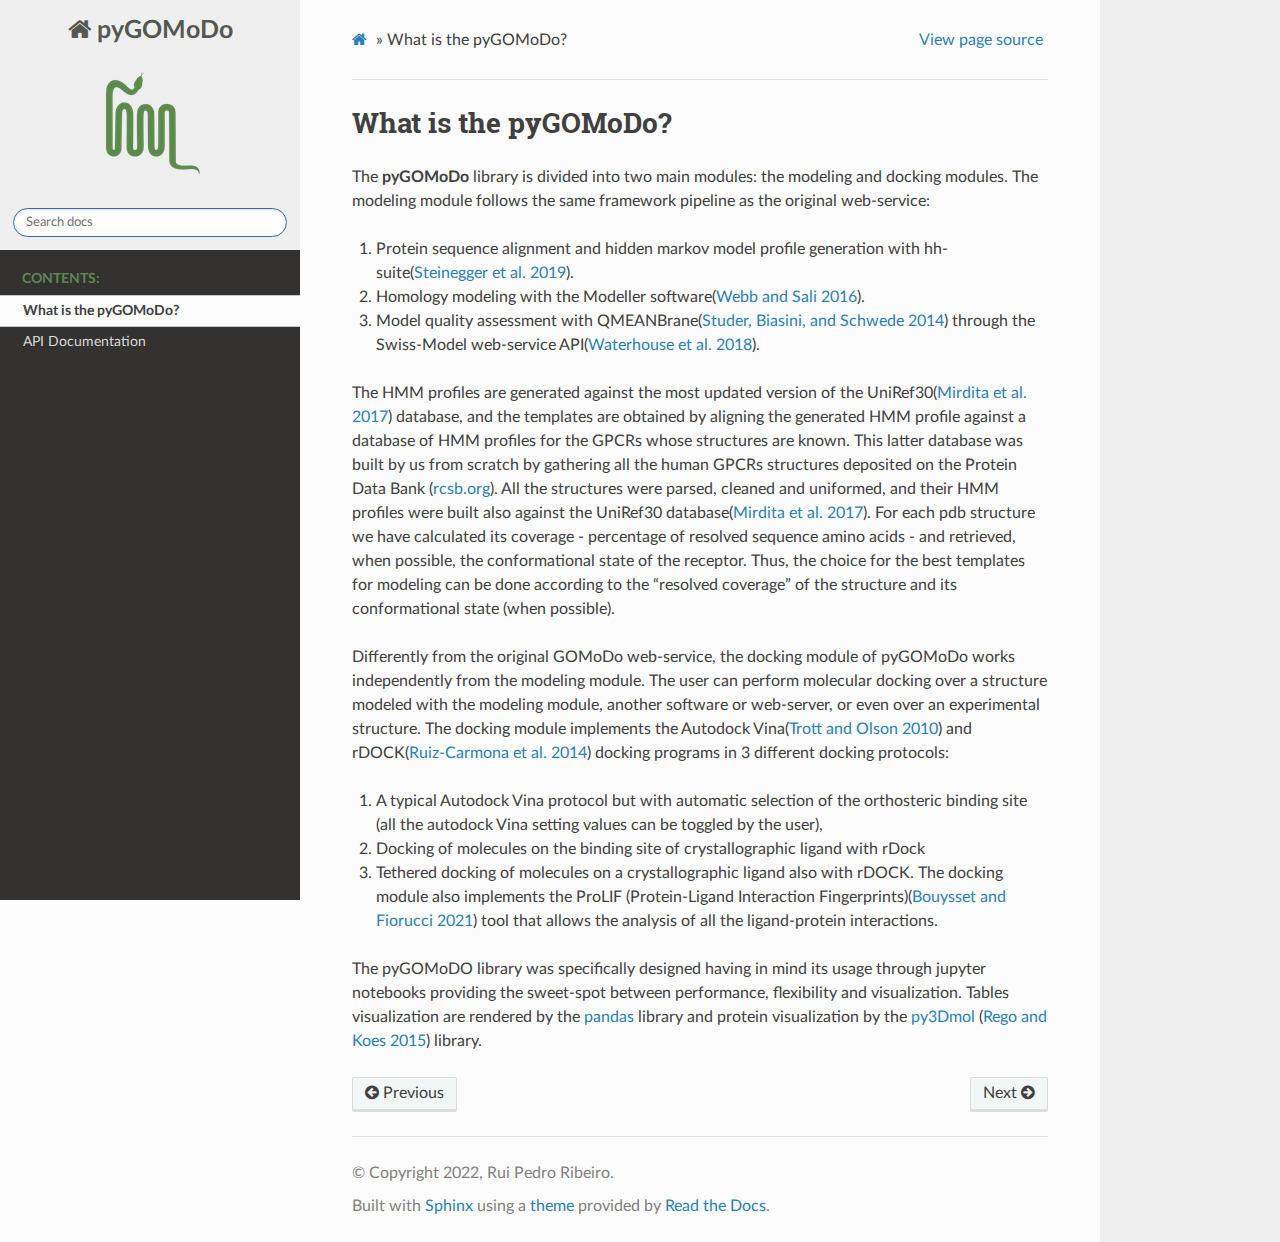
<file: docs/_build/html/about.html>
<!DOCTYPE html>
<html class="writer-html5" lang="en" >
<head>
  <meta charset="utf-8" /><meta name="generator" content="Docutils 0.17.1: http://docutils.sourceforge.net/" />

  <meta name="viewport" content="width=device-width, initial-scale=1.0" />
  <title>What is the pyGOMoDo? &mdash; pyGOMoDo v1 documentation</title>
      <link rel="stylesheet" href="_static/pygments.css" type="text/css" />
      <link rel="stylesheet" href="_static/css/theme.css" type="text/css" />
      <link rel="stylesheet" href="_static/sidebar.css" type="text/css" />
    <link rel="shortcut icon" href="_static/favicon.png"/>
  <!--[if lt IE 9]>
    <script src="_static/js/html5shiv.min.js"></script>
  <![endif]-->
  
        <script data-url_root="./" id="documentation_options" src="_static/documentation_options.js"></script>
        <script src="_static/jquery.js"></script>
        <script src="_static/underscore.js"></script>
        <script src="_static/doctools.js"></script>
    <script src="_static/js/theme.js"></script>
    <link rel="author" title="About these documents" href="#" />
    <link rel="index" title="Index" href="genindex.html" />
    <link rel="search" title="Search" href="search.html" />
    <link rel="next" title="API Documentation" href="apidocs.html" />
    <link rel="prev" title="Welcome to pyGOMoDo’s documentation!" href="index.html" /> 
</head>

<body class="wy-body-for-nav"> 
  <div class="wy-grid-for-nav">
    <nav data-toggle="wy-nav-shift" class="wy-nav-side">
      <div class="wy-side-scroll">
        <div class="wy-side-nav-search" >
            <a href="index.html" class="icon icon-home"> pyGOMoDo
            <img src="_static/pygomodo_snake.png" class="logo" alt="Logo"/>
          </a>
<div role="search">
  <form id="rtd-search-form" class="wy-form" action="search.html" method="get">
    <input type="text" name="q" placeholder="Search docs" />
    <input type="hidden" name="check_keywords" value="yes" />
    <input type="hidden" name="area" value="default" />
  </form>
</div>
        </div><div class="wy-menu wy-menu-vertical" data-spy="affix" role="navigation" aria-label="Navigation menu">
              <p class="caption" role="heading"><span class="caption-text">Contents:</span></p>
<ul class="current">
<li class="toctree-l1 current"><a class="current reference internal" href="#">What is the pyGOMoDo?</a></li>
<li class="toctree-l1"><a class="reference internal" href="apidocs.html">API Documentation</a></li>
</ul>

        </div>
      </div>
    </nav>

    <section data-toggle="wy-nav-shift" class="wy-nav-content-wrap"><nav class="wy-nav-top" aria-label="Mobile navigation menu" >
          <i data-toggle="wy-nav-top" class="fa fa-bars"></i>
          <a href="index.html">pyGOMoDo</a>
      </nav>

      <div class="wy-nav-content">
        <div class="rst-content">
          <div role="navigation" aria-label="Page navigation">
  <ul class="wy-breadcrumbs">
      <li><a href="index.html" class="icon icon-home"></a> &raquo;</li>
      <li>What is the pyGOMoDo?</li>
      <li class="wy-breadcrumbs-aside">
            <a href="_sources/about.rst.txt" rel="nofollow"> View page source</a>
      </li>
  </ul>
  <hr/>
</div>
          <div role="main" class="document" itemscope="itemscope" itemtype="http://schema.org/Article">
           <div itemprop="articleBody">
             
  <section id="what-is-the-pygomodo">
<h1>What is the pyGOMoDo?<a class="headerlink" href="#what-is-the-pygomodo" title="Permalink to this headline"></a></h1>
<p>The <strong>pyGOMoDo</strong> library is divided into two main modules: the modeling and docking modules.
The modeling module follows the same framework pipeline as the original web-service:</p>
<ol class="arabic simple">
<li><p>Protein sequence alignment and hidden markov model profile generation with hh-suite(<a class="reference external" href="https://doi.org/10.1186/s12859-019-3019-7">Steinegger et al. 2019</a>).</p></li>
<li><p>Homology modeling with the Modeller software(<a class="reference external" href="https://doi.org/10.1002/cpbi.3">Webb and Sali 2016</a>).</p></li>
<li><p>Model quality assessment with QMEANBrane(<a class="reference external" href="https://doi.org/10.1093/bioinformatics/btu457">Studer, Biasini, and Schwede 2014</a>) through the Swiss-Model web-service API(<a class="reference external" href="https://doi.org/10.1093/nar/gky427">Waterhouse et al. 2018</a>).</p></li>
</ol>
<p>The HMM profiles are generated against the most updated version of the UniRef30(<a class="reference external" href="https://doi.org/10.1093/nar/gkw1081">Mirdita et al. 2017</a>)
database, and the templates are obtained by aligning the generated HMM profile against a database of HMM profiles
for the GPCRs whose structures are known. This latter database was built by us from scratch by gathering all the human GPCRs
structures deposited on the Protein Data Bank (<a class="reference external" href="https://www.rcsb.org/">rcsb.org</a>). All the structures were parsed, cleaned and
uniformed, and their HMM profiles were built also against the UniRef30 database(<a class="reference external" href="https://doi.org/10.1093/nar/gkw1081">Mirdita et al. 2017</a>). For each pdb structure
we have calculated its coverage - percentage of resolved sequence amino acids - and retrieved, when possible, the conformational
state of the receptor. Thus, the choice for the best templates for modeling can be done according to the “resolved coverage” of
the structure and its conformational state (when possible).</p>
<p>Differently from the original GOMoDo web-service, the docking module of pyGOMoDo works independently from the modeling module.
The user can perform molecular docking over a structure modeled with the modeling module, another software or web-server, or even
over an experimental structure.
The docking module implements the Autodock Vina(<a class="reference external" href="https://doi.org/10.1002/jcc.21334">Trott and Olson 2010</a>) and rDOCK(<a class="reference external" href="https://doi.org/10.1371/journal.pcbi.1003571">Ruiz-Carmona et al. 2014</a>) docking programs in 3
different docking protocols:</p>
<ol class="arabic simple">
<li><p>A typical Autodock Vina protocol but with automatic selection of the orthosteric binding site (all the autodock Vina setting values can be toggled by the user),</p></li>
<li><p>Docking of molecules on the binding site of crystallographic ligand with rDock</p></li>
<li><p>Tethered docking of molecules on a crystallographic ligand also with rDOCK. The docking module also implements the ProLIF (Protein-Ligand Interaction Fingerprints)(<a class="reference external" href="https://doi.org/10.1186/s13321-021-00548-6">Bouysset and Fiorucci 2021</a>) tool that allows the analysis of all the ligand-protein interactions.</p></li>
</ol>
<p>The pyGOMoDO library was specifically designed having in mind its usage through jupyter notebooks providing the sweet-spot between
performance, flexibility and visualization. Tables visualization are rendered by the <a class="reference external" href="https://pandas.pydata.org/">pandas</a> library and protein
visualization by the <a class="reference external" href="https://pypi.org/project/py3Dmol/">py3Dmol</a> (<a class="reference external" href="https://doi.org/10.1093/bioinformatics/btu829">Rego and Koes 2015</a>) library.</p>
</section>


           </div>
          </div>
          <footer><div class="rst-footer-buttons" role="navigation" aria-label="Footer">
        <a href="index.html" class="btn btn-neutral float-left" title="Welcome to pyGOMoDo’s documentation!" accesskey="p" rel="prev"><span class="fa fa-arrow-circle-left" aria-hidden="true"></span> Previous</a>
        <a href="apidocs.html" class="btn btn-neutral float-right" title="API Documentation" accesskey="n" rel="next">Next <span class="fa fa-arrow-circle-right" aria-hidden="true"></span></a>
    </div>

  <hr/>

  <div role="contentinfo">
    <p>&#169; Copyright 2022, Rui Pedro Ribeiro.</p>
  </div>

  Built with <a href="https://www.sphinx-doc.org/">Sphinx</a> using a
    <a href="https://github.com/readthedocs/sphinx_rtd_theme">theme</a>
    provided by <a href="https://readthedocs.org">Read the Docs</a>.
   

</footer>
        </div>
      </div>
    </section>
  </div>
  <script>
      jQuery(function () {
          SphinxRtdTheme.Navigation.enable(true);
      });
  </script> 

</body>
</html>
</file>
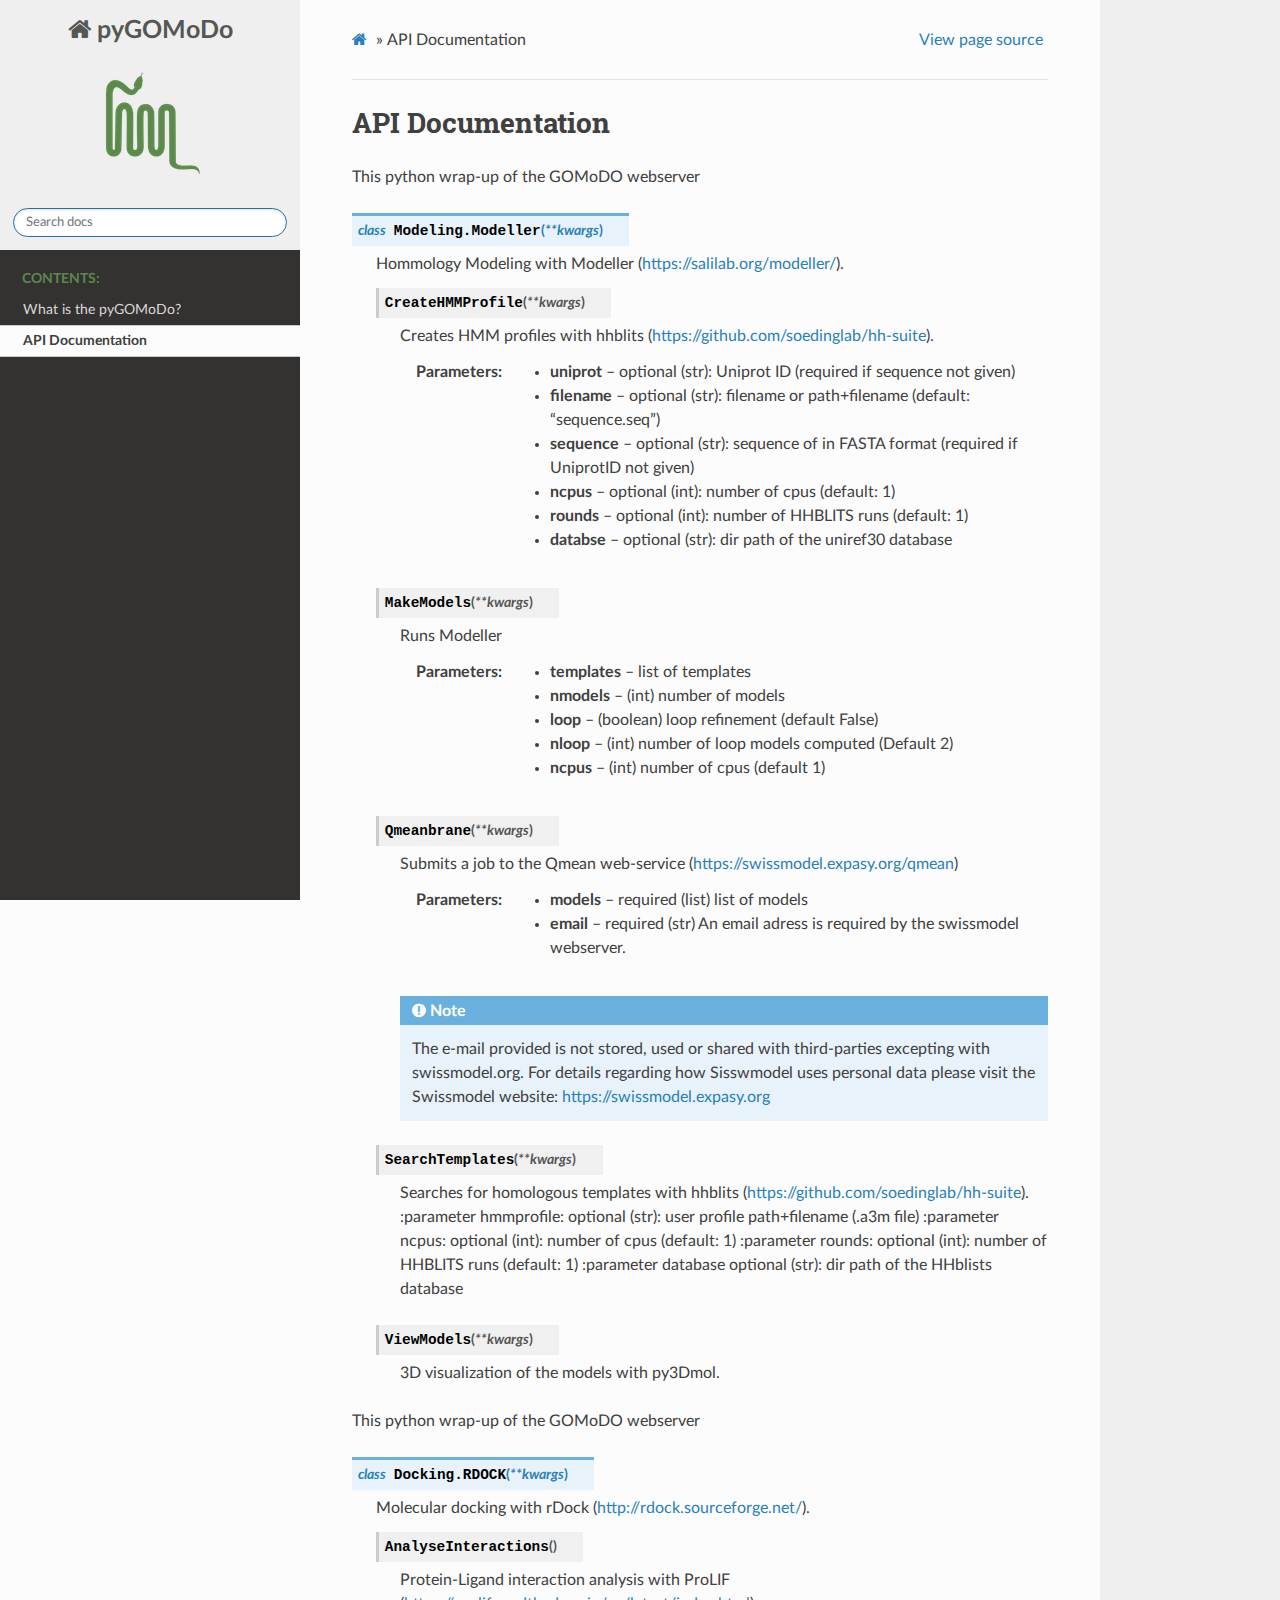
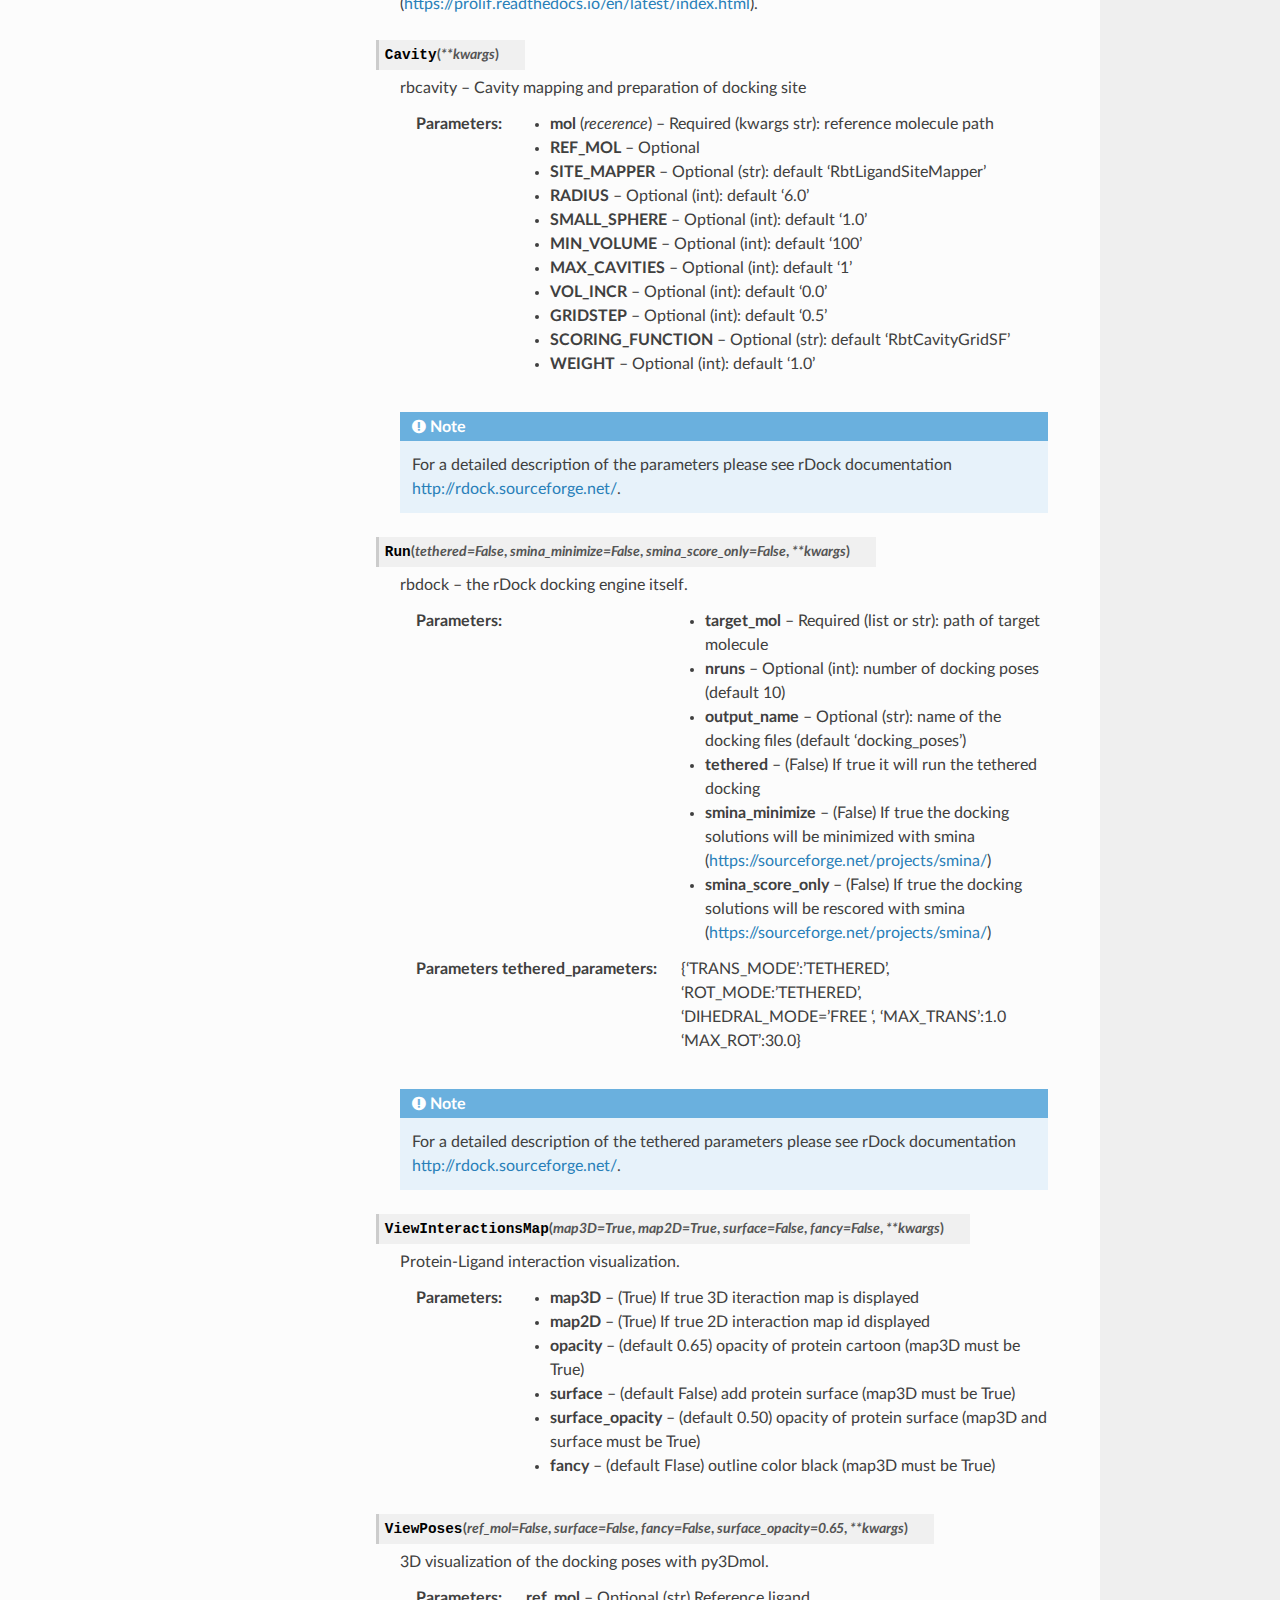
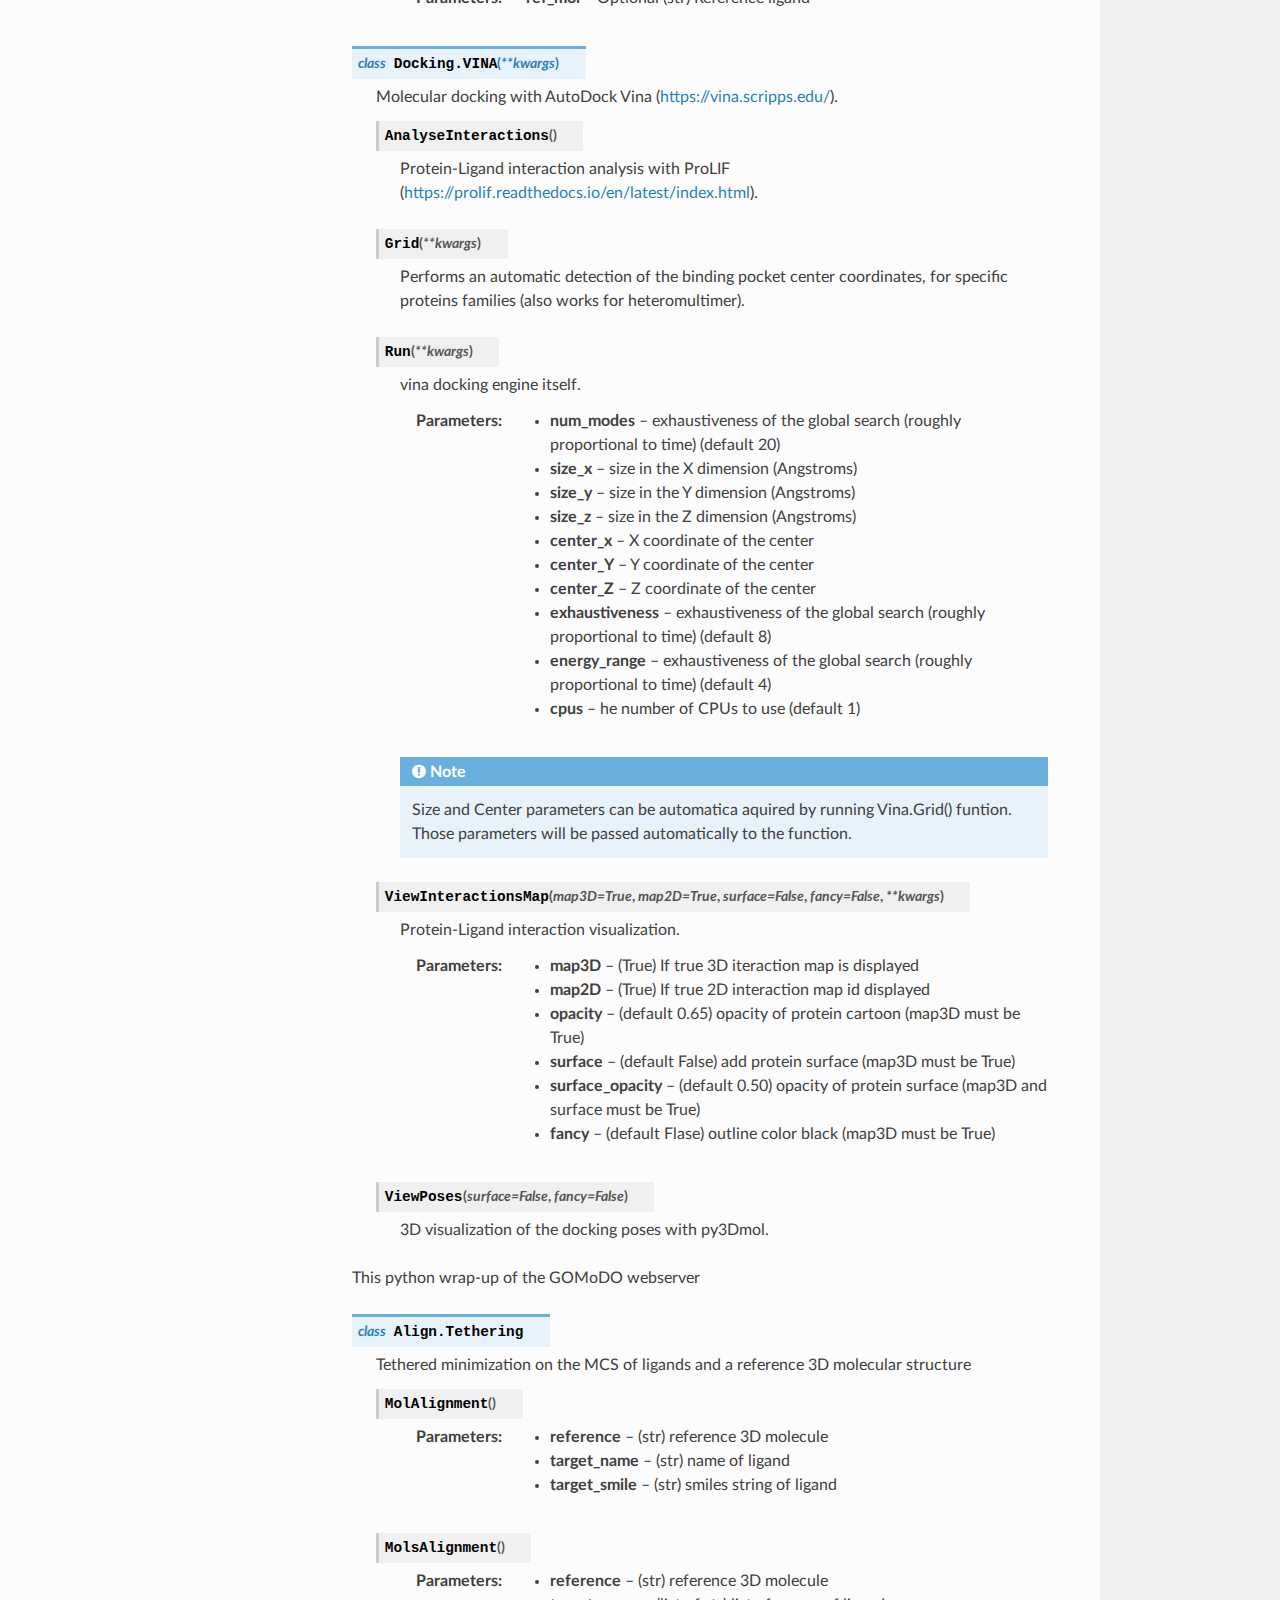
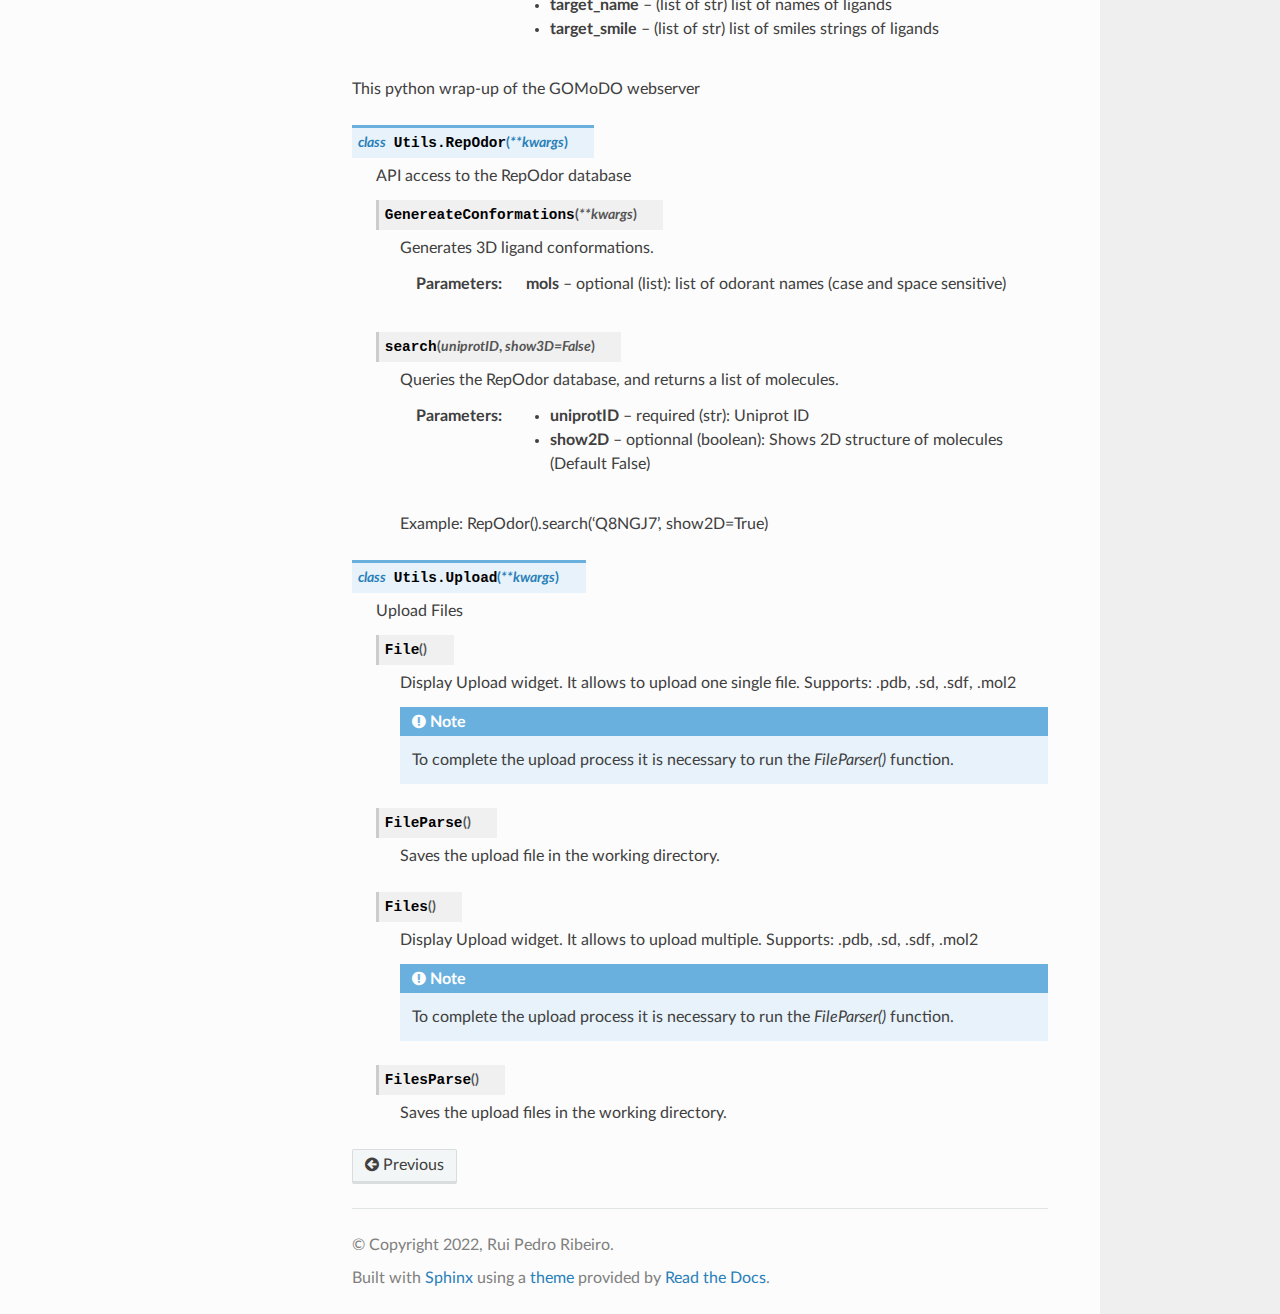
<file: docs/_build/html/apidocs.html>
<!DOCTYPE html>
<html class="writer-html5" lang="en" >
<head>
  <meta charset="utf-8" /><meta name="generator" content="Docutils 0.17.1: http://docutils.sourceforge.net/" />

  <meta name="viewport" content="width=device-width, initial-scale=1.0" />
  <title>API Documentation &mdash; pyGOMoDo v1 documentation</title>
      <link rel="stylesheet" href="_static/pygments.css" type="text/css" />
      <link rel="stylesheet" href="_static/css/theme.css" type="text/css" />
      <link rel="stylesheet" href="_static/sidebar.css" type="text/css" />
    <link rel="shortcut icon" href="_static/favicon.png"/>
  <!--[if lt IE 9]>
    <script src="_static/js/html5shiv.min.js"></script>
  <![endif]-->
  
        <script data-url_root="./" id="documentation_options" src="_static/documentation_options.js"></script>
        <script src="_static/jquery.js"></script>
        <script src="_static/underscore.js"></script>
        <script src="_static/doctools.js"></script>
    <script src="_static/js/theme.js"></script>
    <link rel="author" title="About these documents" href="about.html" />
    <link rel="index" title="Index" href="genindex.html" />
    <link rel="search" title="Search" href="search.html" />
    <link rel="prev" title="What is the pyGOMoDo?" href="about.html" /> 
</head>

<body class="wy-body-for-nav"> 
  <div class="wy-grid-for-nav">
    <nav data-toggle="wy-nav-shift" class="wy-nav-side">
      <div class="wy-side-scroll">
        <div class="wy-side-nav-search" >
            <a href="index.html" class="icon icon-home"> pyGOMoDo
            <img src="_static/pygomodo_snake.png" class="logo" alt="Logo"/>
          </a>
<div role="search">
  <form id="rtd-search-form" class="wy-form" action="search.html" method="get">
    <input type="text" name="q" placeholder="Search docs" />
    <input type="hidden" name="check_keywords" value="yes" />
    <input type="hidden" name="area" value="default" />
  </form>
</div>
        </div><div class="wy-menu wy-menu-vertical" data-spy="affix" role="navigation" aria-label="Navigation menu">
              <p class="caption" role="heading"><span class="caption-text">Contents:</span></p>
<ul class="current">
<li class="toctree-l1"><a class="reference internal" href="about.html">What is the pyGOMoDo?</a></li>
<li class="toctree-l1 current"><a class="current reference internal" href="#">API Documentation</a></li>
</ul>

        </div>
      </div>
    </nav>

    <section data-toggle="wy-nav-shift" class="wy-nav-content-wrap"><nav class="wy-nav-top" aria-label="Mobile navigation menu" >
          <i data-toggle="wy-nav-top" class="fa fa-bars"></i>
          <a href="index.html">pyGOMoDo</a>
      </nav>

      <div class="wy-nav-content">
        <div class="rst-content">
          <div role="navigation" aria-label="Page navigation">
  <ul class="wy-breadcrumbs">
      <li><a href="index.html" class="icon icon-home"></a> &raquo;</li>
      <li>API Documentation</li>
      <li class="wy-breadcrumbs-aside">
            <a href="_sources/apidocs.rst.txt" rel="nofollow"> View page source</a>
      </li>
  </ul>
  <hr/>
</div>
          <div role="main" class="document" itemscope="itemscope" itemtype="http://schema.org/Article">
           <div itemprop="articleBody">
             
  <section id="module-Modeling">
<span id="api-documentation"></span><h1>API Documentation<a class="headerlink" href="#module-Modeling" title="Permalink to this headline"></a></h1>
<p>This python wrap-up of the GOMoDO webserver</p>
<dl class="py class">
<dt class="sig sig-object py" id="Modeling.Modeller">
<em class="property"><span class="pre">class</span><span class="w"> </span></em><span class="sig-prename descclassname"><span class="pre">Modeling.</span></span><span class="sig-name descname"><span class="pre">Modeller</span></span><span class="sig-paren">(</span><em class="sig-param"><span class="o"><span class="pre">**</span></span><span class="n"><span class="pre">kwargs</span></span></em><span class="sig-paren">)</span><a class="headerlink" href="#Modeling.Modeller" title="Permalink to this definition"></a></dt>
<dd><p>Hommology Modeling with Modeller (<a class="reference external" href="https://salilab.org/modeller/">https://salilab.org/modeller/</a>).</p>
<dl class="py method">
<dt class="sig sig-object py" id="Modeling.Modeller.CreateHMMProfile">
<span class="sig-name descname"><span class="pre">CreateHMMProfile</span></span><span class="sig-paren">(</span><em class="sig-param"><span class="o"><span class="pre">**</span></span><span class="n"><span class="pre">kwargs</span></span></em><span class="sig-paren">)</span><a class="headerlink" href="#Modeling.Modeller.CreateHMMProfile" title="Permalink to this definition"></a></dt>
<dd><p>Creates HMM profiles with hhblits (<a class="reference external" href="https://github.com/soedinglab/hh-suite">https://github.com/soedinglab/hh-suite</a>).</p>
<dl class="field-list simple">
<dt class="field-odd">Parameters</dt>
<dd class="field-odd"><ul class="simple">
<li><p><strong>uniprot</strong> – optional (str): Uniprot ID (required if sequence not given)</p></li>
<li><p><strong>filename</strong> – optional (str): filename or path+filename (default: “sequence.seq”)</p></li>
<li><p><strong>sequence</strong> – optional (str): sequence of in FASTA format (required if UniprotID not given)</p></li>
<li><p><strong>ncpus</strong> – optional (int): number of cpus (default: 1)</p></li>
<li><p><strong>rounds</strong> – optional (int): number of HHBLITS runs (default: 1)</p></li>
<li><p><strong>databse</strong> – optional (str): dir path of the uniref30 database</p></li>
</ul>
</dd>
</dl>
</dd></dl>

<dl class="py method">
<dt class="sig sig-object py" id="Modeling.Modeller.MakeModels">
<span class="sig-name descname"><span class="pre">MakeModels</span></span><span class="sig-paren">(</span><em class="sig-param"><span class="o"><span class="pre">**</span></span><span class="n"><span class="pre">kwargs</span></span></em><span class="sig-paren">)</span><a class="headerlink" href="#Modeling.Modeller.MakeModels" title="Permalink to this definition"></a></dt>
<dd><p>Runs Modeller</p>
<dl class="field-list simple">
<dt class="field-odd">Parameters</dt>
<dd class="field-odd"><ul class="simple">
<li><p><strong>templates</strong> – list of templates</p></li>
<li><p><strong>nmodels</strong> – (int) number of models</p></li>
<li><p><strong>loop</strong> – (boolean) loop refinement (default False)</p></li>
<li><p><strong>nloop</strong> – (int)  number of loop models computed (Default 2)</p></li>
<li><p><strong>ncpus</strong> – (int) number of cpus (default 1)</p></li>
</ul>
</dd>
</dl>
</dd></dl>

<dl class="py method">
<dt class="sig sig-object py" id="Modeling.Modeller.Qmeanbrane">
<span class="sig-name descname"><span class="pre">Qmeanbrane</span></span><span class="sig-paren">(</span><em class="sig-param"><span class="o"><span class="pre">**</span></span><span class="n"><span class="pre">kwargs</span></span></em><span class="sig-paren">)</span><a class="headerlink" href="#Modeling.Modeller.Qmeanbrane" title="Permalink to this definition"></a></dt>
<dd><p>Submits a job to the Qmean web-service (<a class="reference external" href="https://swissmodel.expasy.org/qmean">https://swissmodel.expasy.org/qmean</a>)</p>
<dl class="field-list simple">
<dt class="field-odd">Parameters</dt>
<dd class="field-odd"><ul class="simple">
<li><p><strong>models</strong> – required (list) list of models</p></li>
<li><p><strong>email</strong> – required (str) An email adress is required by the swissmodel webserver.</p></li>
</ul>
</dd>
</dl>
<div class="admonition note">
<p class="admonition-title">Note</p>
<p>The e-mail provided is not stored, used or shared with third-parties excepting with swissmodel.org. For details regarding how Sisswmodel uses personal data please visit the Swissmodel website: <a class="reference external" href="https://swissmodel.expasy.org">https://swissmodel.expasy.org</a></p>
</div>
</dd></dl>

<dl class="py method">
<dt class="sig sig-object py" id="Modeling.Modeller.SearchTemplates">
<span class="sig-name descname"><span class="pre">SearchTemplates</span></span><span class="sig-paren">(</span><em class="sig-param"><span class="o"><span class="pre">**</span></span><span class="n"><span class="pre">kwargs</span></span></em><span class="sig-paren">)</span><a class="headerlink" href="#Modeling.Modeller.SearchTemplates" title="Permalink to this definition"></a></dt>
<dd><p>Searches for homologous templates with hhblits (<a class="reference external" href="https://github.com/soedinglab/hh-suite">https://github.com/soedinglab/hh-suite</a>).
:parameter hmmprofile: optional (str): user profile path+filename (.a3m file)
:parameter ncpus:       optional (int): number of cpus (default: 1)
:parameter rounds:      optional (int): number of HHBLITS runs (default: 1)
:parameter database     optional (str): dir path of the HHblists database</p>
</dd></dl>

<dl class="py method">
<dt class="sig sig-object py" id="Modeling.Modeller.ViewModels">
<span class="sig-name descname"><span class="pre">ViewModels</span></span><span class="sig-paren">(</span><em class="sig-param"><span class="o"><span class="pre">**</span></span><span class="n"><span class="pre">kwargs</span></span></em><span class="sig-paren">)</span><a class="headerlink" href="#Modeling.Modeller.ViewModels" title="Permalink to this definition"></a></dt>
<dd><p>3D visualization of the models with py3Dmol.</p>
</dd></dl>

</dd></dl>

<span class="target" id="module-Docking"></span><p>This python wrap-up of the GOMoDO webserver</p>
<dl class="py class">
<dt class="sig sig-object py" id="Docking.RDOCK">
<em class="property"><span class="pre">class</span><span class="w"> </span></em><span class="sig-prename descclassname"><span class="pre">Docking.</span></span><span class="sig-name descname"><span class="pre">RDOCK</span></span><span class="sig-paren">(</span><em class="sig-param"><span class="o"><span class="pre">**</span></span><span class="n"><span class="pre">kwargs</span></span></em><span class="sig-paren">)</span><a class="headerlink" href="#Docking.RDOCK" title="Permalink to this definition"></a></dt>
<dd><p>Molecular docking with rDock (<a class="reference external" href="http://rdock.sourceforge.net/">http://rdock.sourceforge.net/</a>).</p>
<dl class="py method">
<dt class="sig sig-object py" id="Docking.RDOCK.AnalyseInteractions">
<span class="sig-name descname"><span class="pre">AnalyseInteractions</span></span><span class="sig-paren">(</span><span class="sig-paren">)</span><a class="headerlink" href="#Docking.RDOCK.AnalyseInteractions" title="Permalink to this definition"></a></dt>
<dd><p>Protein-Ligand interaction analysis with ProLIF (<a class="reference external" href="https://prolif.readthedocs.io/en/latest/index.html">https://prolif.readthedocs.io/en/latest/index.html</a>).</p>
</dd></dl>

<dl class="py method">
<dt class="sig sig-object py" id="Docking.RDOCK.Cavity">
<span class="sig-name descname"><span class="pre">Cavity</span></span><span class="sig-paren">(</span><em class="sig-param"><span class="o"><span class="pre">**</span></span><span class="n"><span class="pre">kwargs</span></span></em><span class="sig-paren">)</span><a class="headerlink" href="#Docking.RDOCK.Cavity" title="Permalink to this definition"></a></dt>
<dd><p>rbcavity – Cavity mapping and preparation of docking site</p>
<dl class="field-list simple">
<dt class="field-odd">Parameters</dt>
<dd class="field-odd"><ul class="simple">
<li><p><strong>mol</strong> (<em>recerence</em>) – Required (kwargs str): reference molecule path</p></li>
<li><p><strong>REF_MOL</strong> – Optional</p></li>
<li><p><strong>SITE_MAPPER</strong> – Optional (str): default ‘RbtLigandSiteMapper’</p></li>
<li><p><strong>RADIUS</strong> – Optional (int): default ‘6.0’</p></li>
<li><p><strong>SMALL_SPHERE</strong> – Optional (int): default ‘1.0’</p></li>
<li><p><strong>MIN_VOLUME</strong> – Optional (int): default ‘100’</p></li>
<li><p><strong>MAX_CAVITIES</strong> – Optional (int): default ‘1’</p></li>
<li><p><strong>VOL_INCR</strong> – Optional (int): default ‘0.0’</p></li>
<li><p><strong>GRIDSTEP</strong> – Optional (int): default ‘0.5’</p></li>
<li><p><strong>SCORING_FUNCTION</strong> – Optional (str): default ‘RbtCavityGridSF’</p></li>
<li><p><strong>WEIGHT</strong> – Optional (int): default ‘1.0’</p></li>
</ul>
</dd>
</dl>
<div class="admonition note">
<p class="admonition-title">Note</p>
<p>For a detailed description of the parameters please see rDock documentation <a class="reference external" href="http://rdock.sourceforge.net/">http://rdock.sourceforge.net/</a>.</p>
</div>
</dd></dl>

<dl class="py method">
<dt class="sig sig-object py" id="Docking.RDOCK.Run">
<span class="sig-name descname"><span class="pre">Run</span></span><span class="sig-paren">(</span><em class="sig-param"><span class="n"><span class="pre">tethered</span></span><span class="o"><span class="pre">=</span></span><span class="default_value"><span class="pre">False</span></span></em>, <em class="sig-param"><span class="n"><span class="pre">smina_minimize</span></span><span class="o"><span class="pre">=</span></span><span class="default_value"><span class="pre">False</span></span></em>, <em class="sig-param"><span class="n"><span class="pre">smina_score_only</span></span><span class="o"><span class="pre">=</span></span><span class="default_value"><span class="pre">False</span></span></em>, <em class="sig-param"><span class="o"><span class="pre">**</span></span><span class="n"><span class="pre">kwargs</span></span></em><span class="sig-paren">)</span><a class="headerlink" href="#Docking.RDOCK.Run" title="Permalink to this definition"></a></dt>
<dd><p>rbdock – the rDock docking engine itself.</p>
<dl class="field-list simple">
<dt class="field-odd">Parameters</dt>
<dd class="field-odd"><ul class="simple">
<li><p><strong>target_mol</strong> – Required (list or str): path of target molecule</p></li>
<li><p><strong>nruns</strong> – Optional (int): number of docking poses (default 10)</p></li>
<li><p><strong>output_name</strong> – Optional (str): name of the docking files (default ‘docking_poses’)</p></li>
<li><p><strong>tethered</strong> – (False) If true it will run the tethered docking</p></li>
<li><p><strong>smina_minimize</strong> – (False) If true the docking solutions will be minimized with smina (<a class="reference external" href="https://sourceforge.net/projects/smina/">https://sourceforge.net/projects/smina/</a>)</p></li>
<li><p><strong>smina_score_only</strong> – (False) If true the docking solutions will be rescored with smina (<a class="reference external" href="https://sourceforge.net/projects/smina/">https://sourceforge.net/projects/smina/</a>)</p></li>
</ul>
</dd>
<dt class="field-even">Parameters tethered_parameters</dt>
<dd class="field-even"><p>{‘TRANS_MODE’:’TETHERED’,
‘ROT_MODE:’TETHERED’,
‘DIHEDRAL_MODE=’FREE ‘,
‘MAX_TRANS’:1.0
‘MAX_ROT’:30.0}</p>
</dd>
</dl>
<div class="admonition note">
<p class="admonition-title">Note</p>
<p>For a detailed description of the tethered parameters please see rDock documentation <a class="reference external" href="http://rdock.sourceforge.net/">http://rdock.sourceforge.net/</a>.</p>
</div>
</dd></dl>

<dl class="py method">
<dt class="sig sig-object py" id="Docking.RDOCK.ViewInteractionsMap">
<span class="sig-name descname"><span class="pre">ViewInteractionsMap</span></span><span class="sig-paren">(</span><em class="sig-param"><span class="n"><span class="pre">map3D</span></span><span class="o"><span class="pre">=</span></span><span class="default_value"><span class="pre">True</span></span></em>, <em class="sig-param"><span class="n"><span class="pre">map2D</span></span><span class="o"><span class="pre">=</span></span><span class="default_value"><span class="pre">True</span></span></em>, <em class="sig-param"><span class="n"><span class="pre">surface</span></span><span class="o"><span class="pre">=</span></span><span class="default_value"><span class="pre">False</span></span></em>, <em class="sig-param"><span class="n"><span class="pre">fancy</span></span><span class="o"><span class="pre">=</span></span><span class="default_value"><span class="pre">False</span></span></em>, <em class="sig-param"><span class="o"><span class="pre">**</span></span><span class="n"><span class="pre">kwargs</span></span></em><span class="sig-paren">)</span><a class="headerlink" href="#Docking.RDOCK.ViewInteractionsMap" title="Permalink to this definition"></a></dt>
<dd><p>Protein-Ligand interaction visualization.</p>
<dl class="field-list simple">
<dt class="field-odd">Parameters</dt>
<dd class="field-odd"><ul class="simple">
<li><p><strong>map3D</strong> – (True) If true 3D iteraction map is displayed</p></li>
<li><p><strong>map2D</strong> – (True) If true 2D interaction map id displayed</p></li>
<li><p><strong>opacity</strong> – (default 0.65) opacity of protein cartoon (map3D must be True)</p></li>
<li><p><strong>surface</strong> – (default False) add protein surface (map3D must be True)</p></li>
<li><p><strong>surface_opacity</strong> – (default 0.50) opacity of protein surface (map3D and surface must be True)</p></li>
<li><p><strong>fancy</strong> – (default Flase) outline color black (map3D must be True)</p></li>
</ul>
</dd>
</dl>
</dd></dl>

<dl class="py method">
<dt class="sig sig-object py" id="Docking.RDOCK.ViewPoses">
<span class="sig-name descname"><span class="pre">ViewPoses</span></span><span class="sig-paren">(</span><em class="sig-param"><span class="n"><span class="pre">ref_mol</span></span><span class="o"><span class="pre">=</span></span><span class="default_value"><span class="pre">False</span></span></em>, <em class="sig-param"><span class="n"><span class="pre">surface</span></span><span class="o"><span class="pre">=</span></span><span class="default_value"><span class="pre">False</span></span></em>, <em class="sig-param"><span class="n"><span class="pre">fancy</span></span><span class="o"><span class="pre">=</span></span><span class="default_value"><span class="pre">False</span></span></em>, <em class="sig-param"><span class="n"><span class="pre">surface_opacity</span></span><span class="o"><span class="pre">=</span></span><span class="default_value"><span class="pre">0.65</span></span></em>, <em class="sig-param"><span class="o"><span class="pre">**</span></span><span class="n"><span class="pre">kwargs</span></span></em><span class="sig-paren">)</span><a class="headerlink" href="#Docking.RDOCK.ViewPoses" title="Permalink to this definition"></a></dt>
<dd><p>3D visualization of the docking poses with py3Dmol.</p>
<dl class="field-list simple">
<dt class="field-odd">Parameters</dt>
<dd class="field-odd"><p><strong>ref_mol</strong> – Optional (str) Reference ligand</p>
</dd>
</dl>
</dd></dl>

</dd></dl>

<dl class="py class">
<dt class="sig sig-object py" id="Docking.VINA">
<em class="property"><span class="pre">class</span><span class="w"> </span></em><span class="sig-prename descclassname"><span class="pre">Docking.</span></span><span class="sig-name descname"><span class="pre">VINA</span></span><span class="sig-paren">(</span><em class="sig-param"><span class="o"><span class="pre">**</span></span><span class="n"><span class="pre">kwargs</span></span></em><span class="sig-paren">)</span><a class="headerlink" href="#Docking.VINA" title="Permalink to this definition"></a></dt>
<dd><p>Molecular docking with AutoDock Vina (<a class="reference external" href="https://vina.scripps.edu/">https://vina.scripps.edu/</a>).</p>
<dl class="py method">
<dt class="sig sig-object py" id="Docking.VINA.AnalyseInteractions">
<span class="sig-name descname"><span class="pre">AnalyseInteractions</span></span><span class="sig-paren">(</span><span class="sig-paren">)</span><a class="headerlink" href="#Docking.VINA.AnalyseInteractions" title="Permalink to this definition"></a></dt>
<dd><p>Protein-Ligand interaction analysis with ProLIF (<a class="reference external" href="https://prolif.readthedocs.io/en/latest/index.html">https://prolif.readthedocs.io/en/latest/index.html</a>).</p>
</dd></dl>

<dl class="py method">
<dt class="sig sig-object py" id="Docking.VINA.Grid">
<span class="sig-name descname"><span class="pre">Grid</span></span><span class="sig-paren">(</span><em class="sig-param"><span class="o"><span class="pre">**</span></span><span class="n"><span class="pre">kwargs</span></span></em><span class="sig-paren">)</span><a class="headerlink" href="#Docking.VINA.Grid" title="Permalink to this definition"></a></dt>
<dd><p>Performs an automatic detection of the binding pocket center coordinates, 
for specific proteins families (also works for heteromultimer).</p>
</dd></dl>

<dl class="py method">
<dt class="sig sig-object py" id="Docking.VINA.Run">
<span class="sig-name descname"><span class="pre">Run</span></span><span class="sig-paren">(</span><em class="sig-param"><span class="o"><span class="pre">**</span></span><span class="n"><span class="pre">kwargs</span></span></em><span class="sig-paren">)</span><a class="headerlink" href="#Docking.VINA.Run" title="Permalink to this definition"></a></dt>
<dd><p>vina docking engine itself.</p>
<dl class="field-list simple">
<dt class="field-odd">Parameters</dt>
<dd class="field-odd"><ul class="simple">
<li><p><strong>num_modes</strong> – exhaustiveness of the global search (roughly proportional to time) (default 20)</p></li>
<li><p><strong>size_x</strong> – size in the X dimension (Angstroms)</p></li>
<li><p><strong>size_y</strong> – size in the Y dimension (Angstroms)</p></li>
<li><p><strong>size_z</strong> – size in the Z dimension (Angstroms)</p></li>
<li><p><strong>center_x</strong> – X coordinate of the center</p></li>
<li><p><strong>center_Y</strong> – Y coordinate of the center</p></li>
<li><p><strong>center_Z</strong> – Z coordinate of the center</p></li>
<li><p><strong>exhaustiveness</strong> – exhaustiveness of the global search (roughly proportional to time) (default 8)</p></li>
<li><p><strong>energy_range</strong> – exhaustiveness of the global search (roughly proportional to time) (default 4)</p></li>
<li><p><strong>cpus</strong> – he number of CPUs to use (default 1)</p></li>
</ul>
</dd>
</dl>
<div class="admonition note">
<p class="admonition-title">Note</p>
<p>Size and Center parameters can be automatica aquired by running Vina.Grid() funtion. 
Those parameters will be passed automatically to the function.</p>
</div>
</dd></dl>

<dl class="py method">
<dt class="sig sig-object py" id="Docking.VINA.ViewInteractionsMap">
<span class="sig-name descname"><span class="pre">ViewInteractionsMap</span></span><span class="sig-paren">(</span><em class="sig-param"><span class="n"><span class="pre">map3D</span></span><span class="o"><span class="pre">=</span></span><span class="default_value"><span class="pre">True</span></span></em>, <em class="sig-param"><span class="n"><span class="pre">map2D</span></span><span class="o"><span class="pre">=</span></span><span class="default_value"><span class="pre">True</span></span></em>, <em class="sig-param"><span class="n"><span class="pre">surface</span></span><span class="o"><span class="pre">=</span></span><span class="default_value"><span class="pre">False</span></span></em>, <em class="sig-param"><span class="n"><span class="pre">fancy</span></span><span class="o"><span class="pre">=</span></span><span class="default_value"><span class="pre">False</span></span></em>, <em class="sig-param"><span class="o"><span class="pre">**</span></span><span class="n"><span class="pre">kwargs</span></span></em><span class="sig-paren">)</span><a class="headerlink" href="#Docking.VINA.ViewInteractionsMap" title="Permalink to this definition"></a></dt>
<dd><p>Protein-Ligand interaction visualization.</p>
<dl class="field-list simple">
<dt class="field-odd">Parameters</dt>
<dd class="field-odd"><ul class="simple">
<li><p><strong>map3D</strong> – (True) If true 3D iteraction map is displayed</p></li>
<li><p><strong>map2D</strong> – (True) If true 2D interaction map id displayed</p></li>
<li><p><strong>opacity</strong> – (default 0.65) opacity of protein cartoon (map3D must be True)</p></li>
<li><p><strong>surface</strong> – (default False) add protein surface (map3D must be True)</p></li>
<li><p><strong>surface_opacity</strong> – (default 0.50) opacity of protein surface (map3D and surface must be True)</p></li>
<li><p><strong>fancy</strong> – (default Flase) outline color black (map3D must be True)</p></li>
</ul>
</dd>
</dl>
</dd></dl>

<dl class="py method">
<dt class="sig sig-object py" id="Docking.VINA.ViewPoses">
<span class="sig-name descname"><span class="pre">ViewPoses</span></span><span class="sig-paren">(</span><em class="sig-param"><span class="n"><span class="pre">surface</span></span><span class="o"><span class="pre">=</span></span><span class="default_value"><span class="pre">False</span></span></em>, <em class="sig-param"><span class="n"><span class="pre">fancy</span></span><span class="o"><span class="pre">=</span></span><span class="default_value"><span class="pre">False</span></span></em><span class="sig-paren">)</span><a class="headerlink" href="#Docking.VINA.ViewPoses" title="Permalink to this definition"></a></dt>
<dd><p>3D visualization of the docking poses with py3Dmol.</p>
</dd></dl>

</dd></dl>

<span class="target" id="module-Align"></span><p>This python wrap-up of the GOMoDO webserver</p>
<dl class="py class">
<dt class="sig sig-object py" id="Align.Tethering">
<em class="property"><span class="pre">class</span><span class="w"> </span></em><span class="sig-prename descclassname"><span class="pre">Align.</span></span><span class="sig-name descname"><span class="pre">Tethering</span></span><a class="headerlink" href="#Align.Tethering" title="Permalink to this definition"></a></dt>
<dd><p>Tethered minimization on the MCS of ligands and a reference 3D molecular structure</p>
<dl class="py method">
<dt class="sig sig-object py" id="Align.Tethering.MolAlignment">
<span class="sig-name descname"><span class="pre">MolAlignment</span></span><span class="sig-paren">(</span><span class="sig-paren">)</span><a class="headerlink" href="#Align.Tethering.MolAlignment" title="Permalink to this definition"></a></dt>
<dd><dl class="field-list simple">
<dt class="field-odd">Parameters</dt>
<dd class="field-odd"><ul class="simple">
<li><p><strong>reference</strong> – (str) reference 3D molecule</p></li>
<li><p><strong>target_name</strong> – (str) name of ligand</p></li>
<li><p><strong>target_smile</strong> – (str) smiles string of ligand</p></li>
</ul>
</dd>
</dl>
</dd></dl>

<dl class="py method">
<dt class="sig sig-object py" id="Align.Tethering.MolsAlignment">
<span class="sig-name descname"><span class="pre">MolsAlignment</span></span><span class="sig-paren">(</span><span class="sig-paren">)</span><a class="headerlink" href="#Align.Tethering.MolsAlignment" title="Permalink to this definition"></a></dt>
<dd><dl class="field-list simple">
<dt class="field-odd">Parameters</dt>
<dd class="field-odd"><ul class="simple">
<li><p><strong>reference</strong> – (str) reference 3D molecule</p></li>
<li><p><strong>target_name</strong> – (list of str) list of names of ligands</p></li>
<li><p><strong>target_smile</strong> – (list of str) list of smiles strings of ligands</p></li>
</ul>
</dd>
</dl>
</dd></dl>

</dd></dl>

<span class="target" id="module-Utils"></span><p>This python wrap-up of the GOMoDO webserver</p>
<dl class="py class">
<dt class="sig sig-object py" id="Utils.RepOdor">
<em class="property"><span class="pre">class</span><span class="w"> </span></em><span class="sig-prename descclassname"><span class="pre">Utils.</span></span><span class="sig-name descname"><span class="pre">RepOdor</span></span><span class="sig-paren">(</span><em class="sig-param"><span class="o"><span class="pre">**</span></span><span class="n"><span class="pre">kwargs</span></span></em><span class="sig-paren">)</span><a class="headerlink" href="#Utils.RepOdor" title="Permalink to this definition"></a></dt>
<dd><p>API access to the RepOdor database</p>
<dl class="py method">
<dt class="sig sig-object py" id="Utils.RepOdor.GenereateConformations">
<span class="sig-name descname"><span class="pre">GenereateConformations</span></span><span class="sig-paren">(</span><em class="sig-param"><span class="o"><span class="pre">**</span></span><span class="n"><span class="pre">kwargs</span></span></em><span class="sig-paren">)</span><a class="headerlink" href="#Utils.RepOdor.GenereateConformations" title="Permalink to this definition"></a></dt>
<dd><p>Generates 3D ligand conformations.</p>
<dl class="field-list simple">
<dt class="field-odd">Parameters</dt>
<dd class="field-odd"><p><strong>mols</strong> – optional (list): list of odorant names (case and space sensitive)</p>
</dd>
</dl>
</dd></dl>

<dl class="py method">
<dt class="sig sig-object py" id="Utils.RepOdor.search">
<span class="sig-name descname"><span class="pre">search</span></span><span class="sig-paren">(</span><em class="sig-param"><span class="n"><span class="pre">uniprotID</span></span></em>, <em class="sig-param"><span class="n"><span class="pre">show3D</span></span><span class="o"><span class="pre">=</span></span><span class="default_value"><span class="pre">False</span></span></em><span class="sig-paren">)</span><a class="headerlink" href="#Utils.RepOdor.search" title="Permalink to this definition"></a></dt>
<dd><p>Queries the RepOdor database, and returns a list of molecules.</p>
<dl class="field-list simple">
<dt class="field-odd">Parameters</dt>
<dd class="field-odd"><ul class="simple">
<li><p><strong>uniprotID</strong> – required (str): Uniprot ID</p></li>
<li><p><strong>show2D</strong> – optionnal (boolean): Shows 2D structure of molecules (Default False)</p></li>
</ul>
</dd>
</dl>
<p>Example: RepOdor().search(‘Q8NGJ7’, show2D=True)</p>
</dd></dl>

</dd></dl>

<dl class="py class">
<dt class="sig sig-object py" id="Utils.Upload">
<em class="property"><span class="pre">class</span><span class="w"> </span></em><span class="sig-prename descclassname"><span class="pre">Utils.</span></span><span class="sig-name descname"><span class="pre">Upload</span></span><span class="sig-paren">(</span><em class="sig-param"><span class="o"><span class="pre">**</span></span><span class="n"><span class="pre">kwargs</span></span></em><span class="sig-paren">)</span><a class="headerlink" href="#Utils.Upload" title="Permalink to this definition"></a></dt>
<dd><p>Upload Files</p>
<dl class="py method">
<dt class="sig sig-object py" id="Utils.Upload.File">
<span class="sig-name descname"><span class="pre">File</span></span><span class="sig-paren">(</span><span class="sig-paren">)</span><a class="headerlink" href="#Utils.Upload.File" title="Permalink to this definition"></a></dt>
<dd><p>Display Upload widget. It allows to upload one single file. Supports: .pdb, .sd, .sdf, .mol2</p>
<div class="admonition note">
<p class="admonition-title">Note</p>
<p>To complete the upload process it is necessary to run the <cite>FileParser()</cite> function.</p>
</div>
</dd></dl>

<dl class="py method">
<dt class="sig sig-object py" id="Utils.Upload.FileParse">
<span class="sig-name descname"><span class="pre">FileParse</span></span><span class="sig-paren">(</span><span class="sig-paren">)</span><a class="headerlink" href="#Utils.Upload.FileParse" title="Permalink to this definition"></a></dt>
<dd><p>Saves the upload file in the working directory.</p>
</dd></dl>

<dl class="py method">
<dt class="sig sig-object py" id="Utils.Upload.Files">
<span class="sig-name descname"><span class="pre">Files</span></span><span class="sig-paren">(</span><span class="sig-paren">)</span><a class="headerlink" href="#Utils.Upload.Files" title="Permalink to this definition"></a></dt>
<dd><p>Display Upload widget. It allows to upload multiple. Supports: .pdb, .sd, .sdf, .mol2</p>
<div class="admonition note">
<p class="admonition-title">Note</p>
<p>To complete the upload process it is necessary to run the <cite>FileParser()</cite> function.</p>
</div>
</dd></dl>

<dl class="py method">
<dt class="sig sig-object py" id="Utils.Upload.FilesParse">
<span class="sig-name descname"><span class="pre">FilesParse</span></span><span class="sig-paren">(</span><span class="sig-paren">)</span><a class="headerlink" href="#Utils.Upload.FilesParse" title="Permalink to this definition"></a></dt>
<dd><p>Saves the upload files in the working directory.</p>
</dd></dl>

</dd></dl>

</section>


           </div>
          </div>
          <footer><div class="rst-footer-buttons" role="navigation" aria-label="Footer">
        <a href="about.html" class="btn btn-neutral float-left" title="What is the pyGOMoDo?" accesskey="p" rel="prev"><span class="fa fa-arrow-circle-left" aria-hidden="true"></span> Previous</a>
    </div>

  <hr/>

  <div role="contentinfo">
    <p>&#169; Copyright 2022, Rui Pedro Ribeiro.</p>
  </div>

  Built with <a href="https://www.sphinx-doc.org/">Sphinx</a> using a
    <a href="https://github.com/readthedocs/sphinx_rtd_theme">theme</a>
    provided by <a href="https://readthedocs.org">Read the Docs</a>.
   

</footer>
        </div>
      </div>
    </section>
  </div>
  <script>
      jQuery(function () {
          SphinxRtdTheme.Navigation.enable(true);
      });
  </script> 

</body>
</html>
</file>
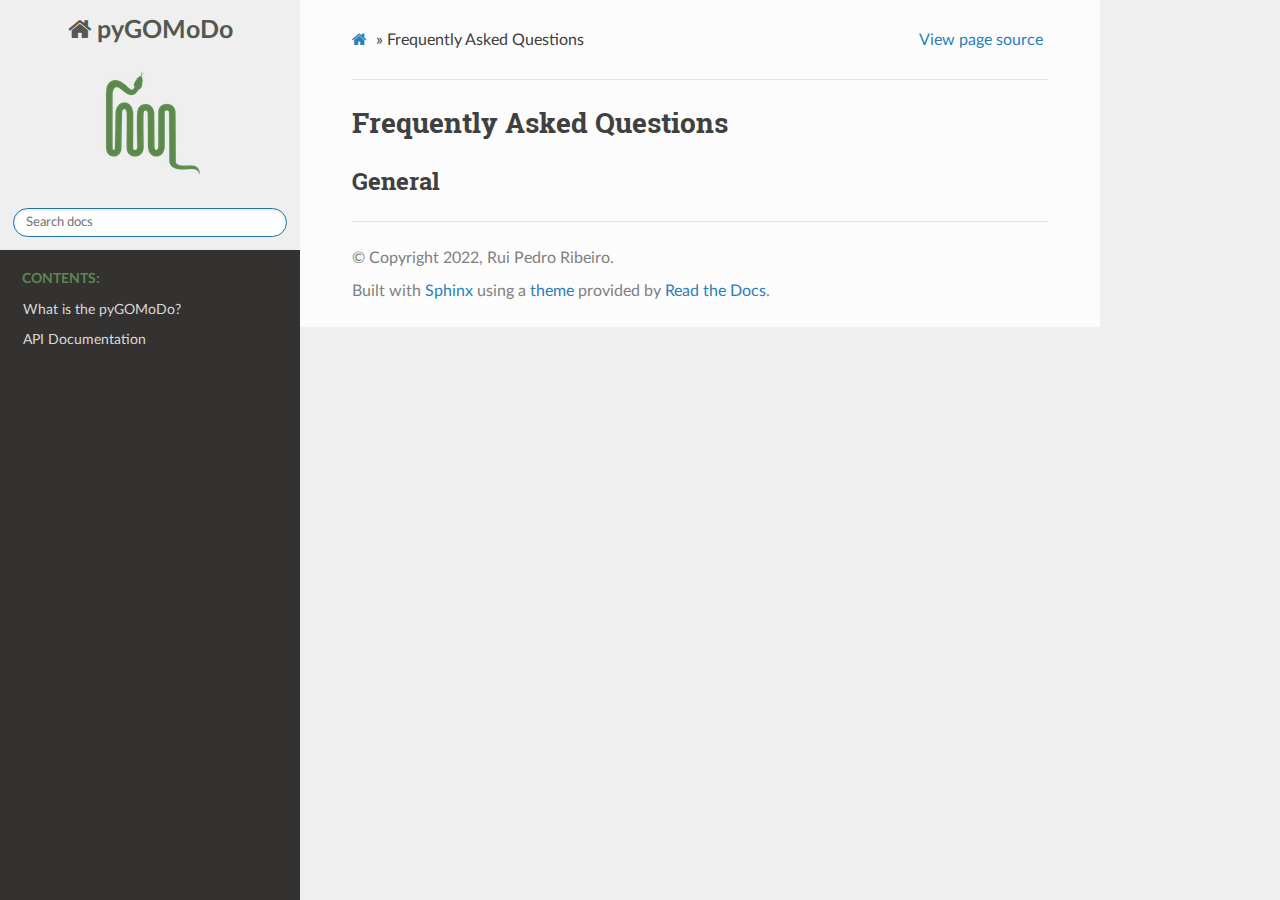
<file: docs/_build/html/faq.html>
<!DOCTYPE html>
<html class="writer-html5" lang="en" >
<head>
  <meta charset="utf-8" /><meta name="generator" content="Docutils 0.17.1: http://docutils.sourceforge.net/" />

  <meta name="viewport" content="width=device-width, initial-scale=1.0" />
  <title>Frequently Asked Questions &mdash; pyGOMoDo v1 documentation</title>
      <link rel="stylesheet" href="_static/pygments.css" type="text/css" />
      <link rel="stylesheet" href="_static/css/theme.css" type="text/css" />
      <link rel="stylesheet" href="_static/sidebar.css" type="text/css" />
    <link rel="shortcut icon" href="_static/favicon.png"/>
  <!--[if lt IE 9]>
    <script src="_static/js/html5shiv.min.js"></script>
  <![endif]-->
  
        <script data-url_root="./" id="documentation_options" src="_static/documentation_options.js"></script>
        <script src="_static/jquery.js"></script>
        <script src="_static/underscore.js"></script>
        <script src="_static/doctools.js"></script>
    <script src="_static/js/theme.js"></script>
    <link rel="author" title="About these documents" href="about.html" />
    <link rel="index" title="Index" href="genindex.html" />
    <link rel="search" title="Search" href="search.html" /> 
</head>

<body class="wy-body-for-nav"> 
  <div class="wy-grid-for-nav">
    <nav data-toggle="wy-nav-shift" class="wy-nav-side">
      <div class="wy-side-scroll">
        <div class="wy-side-nav-search" >
            <a href="index.html" class="icon icon-home"> pyGOMoDo
            <img src="_static/pygomodo_snake.png" class="logo" alt="Logo"/>
          </a>
<div role="search">
  <form id="rtd-search-form" class="wy-form" action="search.html" method="get">
    <input type="text" name="q" placeholder="Search docs" />
    <input type="hidden" name="check_keywords" value="yes" />
    <input type="hidden" name="area" value="default" />
  </form>
</div>
        </div><div class="wy-menu wy-menu-vertical" data-spy="affix" role="navigation" aria-label="Navigation menu">
              <p class="caption" role="heading"><span class="caption-text">Contents:</span></p>
<ul>
<li class="toctree-l1"><a class="reference internal" href="about.html">What is the pyGOMoDo?</a></li>
<li class="toctree-l1"><a class="reference internal" href="apidocs.html">API Documentation</a></li>
</ul>

        </div>
      </div>
    </nav>

    <section data-toggle="wy-nav-shift" class="wy-nav-content-wrap"><nav class="wy-nav-top" aria-label="Mobile navigation menu" >
          <i data-toggle="wy-nav-top" class="fa fa-bars"></i>
          <a href="index.html">pyGOMoDo</a>
      </nav>

      <div class="wy-nav-content">
        <div class="rst-content">
          <div role="navigation" aria-label="Page navigation">
  <ul class="wy-breadcrumbs">
      <li><a href="index.html" class="icon icon-home"></a> &raquo;</li>
      <li>Frequently Asked Questions</li>
      <li class="wy-breadcrumbs-aside">
            <a href="_sources/faq.rst.txt" rel="nofollow"> View page source</a>
      </li>
  </ul>
  <hr/>
</div>
          <div role="main" class="document" itemscope="itemscope" itemtype="http://schema.org/Article">
           <div itemprop="articleBody">
             
  <section id="frequently-asked-questions">
<span id="faq"></span><h1>Frequently Asked Questions<a class="headerlink" href="#frequently-asked-questions" title="Permalink to this headline"></a></h1>
<section id="general">
<h2>General<a class="headerlink" href="#general" title="Permalink to this headline"></a></h2>
</section>
</section>


           </div>
          </div>
          <footer>

  <hr/>

  <div role="contentinfo">
    <p>&#169; Copyright 2022, Rui Pedro Ribeiro.</p>
  </div>

  Built with <a href="https://www.sphinx-doc.org/">Sphinx</a> using a
    <a href="https://github.com/readthedocs/sphinx_rtd_theme">theme</a>
    provided by <a href="https://readthedocs.org">Read the Docs</a>.
   

</footer>
        </div>
      </div>
    </section>
  </div>
  <script>
      jQuery(function () {
          SphinxRtdTheme.Navigation.enable(true);
      });
  </script> 

</body>
</html>
</file>
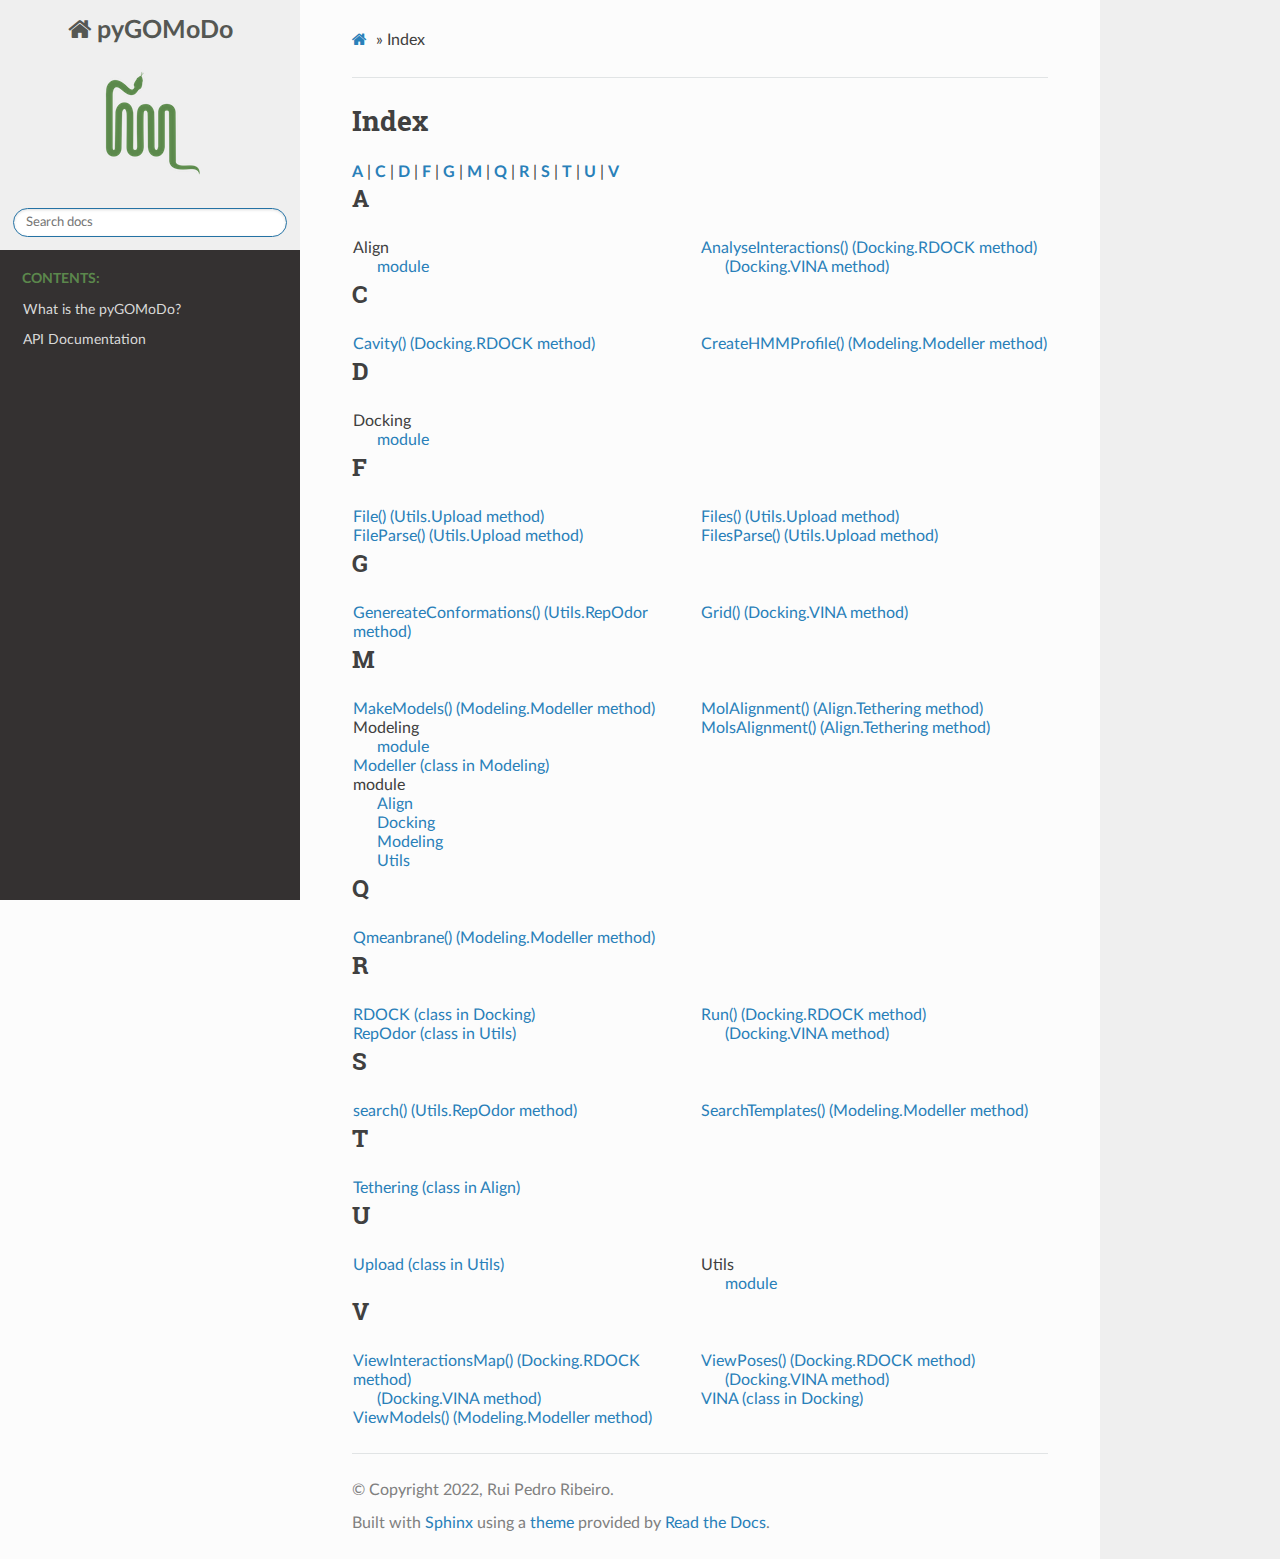
<file: docs/_build/html/genindex.html>
<!DOCTYPE html>
<html class="writer-html5" lang="en" >
<head>
  <meta charset="utf-8" />
  <meta name="viewport" content="width=device-width, initial-scale=1.0" />
  <title>Index &mdash; pyGOMoDo v1 documentation</title>
      <link rel="stylesheet" href="_static/pygments.css" type="text/css" />
      <link rel="stylesheet" href="_static/css/theme.css" type="text/css" />
      <link rel="stylesheet" href="_static/sidebar.css" type="text/css" />
    <link rel="shortcut icon" href="_static/favicon.png"/>
  <!--[if lt IE 9]>
    <script src="_static/js/html5shiv.min.js"></script>
  <![endif]-->
  
        <script data-url_root="./" id="documentation_options" src="_static/documentation_options.js"></script>
        <script src="_static/jquery.js"></script>
        <script src="_static/underscore.js"></script>
        <script src="_static/doctools.js"></script>
    <script src="_static/js/theme.js"></script>
    <link rel="author" title="About these documents" href="about.html" />
    <link rel="index" title="Index" href="#" />
    <link rel="search" title="Search" href="search.html" /> 
</head>

<body class="wy-body-for-nav"> 
  <div class="wy-grid-for-nav">
    <nav data-toggle="wy-nav-shift" class="wy-nav-side">
      <div class="wy-side-scroll">
        <div class="wy-side-nav-search" >
            <a href="index.html" class="icon icon-home"> pyGOMoDo
            <img src="_static/pygomodo_snake.png" class="logo" alt="Logo"/>
          </a>
<div role="search">
  <form id="rtd-search-form" class="wy-form" action="search.html" method="get">
    <input type="text" name="q" placeholder="Search docs" />
    <input type="hidden" name="check_keywords" value="yes" />
    <input type="hidden" name="area" value="default" />
  </form>
</div>
        </div><div class="wy-menu wy-menu-vertical" data-spy="affix" role="navigation" aria-label="Navigation menu">
              <p class="caption" role="heading"><span class="caption-text">Contents:</span></p>
<ul>
<li class="toctree-l1"><a class="reference internal" href="about.html">What is the pyGOMoDo?</a></li>
<li class="toctree-l1"><a class="reference internal" href="apidocs.html">API Documentation</a></li>
</ul>

        </div>
      </div>
    </nav>

    <section data-toggle="wy-nav-shift" class="wy-nav-content-wrap"><nav class="wy-nav-top" aria-label="Mobile navigation menu" >
          <i data-toggle="wy-nav-top" class="fa fa-bars"></i>
          <a href="index.html">pyGOMoDo</a>
      </nav>

      <div class="wy-nav-content">
        <div class="rst-content">
          <div role="navigation" aria-label="Page navigation">
  <ul class="wy-breadcrumbs">
      <li><a href="index.html" class="icon icon-home"></a> &raquo;</li>
      <li>Index</li>
      <li class="wy-breadcrumbs-aside">
      </li>
  </ul>
  <hr/>
</div>
          <div role="main" class="document" itemscope="itemscope" itemtype="http://schema.org/Article">
           <div itemprop="articleBody">
             

<h1 id="index">Index</h1>

<div class="genindex-jumpbox">
 <a href="#A"><strong>A</strong></a>
 | <a href="#C"><strong>C</strong></a>
 | <a href="#D"><strong>D</strong></a>
 | <a href="#F"><strong>F</strong></a>
 | <a href="#G"><strong>G</strong></a>
 | <a href="#M"><strong>M</strong></a>
 | <a href="#Q"><strong>Q</strong></a>
 | <a href="#R"><strong>R</strong></a>
 | <a href="#S"><strong>S</strong></a>
 | <a href="#T"><strong>T</strong></a>
 | <a href="#U"><strong>U</strong></a>
 | <a href="#V"><strong>V</strong></a>
 
</div>
<h2 id="A">A</h2>
<table style="width: 100%" class="indextable genindextable"><tr>
  <td style="width: 33%; vertical-align: top;"><ul>
      <li>
    Align

      <ul>
        <li><a href="apidocs.html#module-Align">module</a>
</li>
      </ul></li>
  </ul></td>
  <td style="width: 33%; vertical-align: top;"><ul>
      <li><a href="apidocs.html#Docking.RDOCK.AnalyseInteractions">AnalyseInteractions() (Docking.RDOCK method)</a>

      <ul>
        <li><a href="apidocs.html#Docking.VINA.AnalyseInteractions">(Docking.VINA method)</a>
</li>
      </ul></li>
  </ul></td>
</tr></table>

<h2 id="C">C</h2>
<table style="width: 100%" class="indextable genindextable"><tr>
  <td style="width: 33%; vertical-align: top;"><ul>
      <li><a href="apidocs.html#Docking.RDOCK.Cavity">Cavity() (Docking.RDOCK method)</a>
</li>
  </ul></td>
  <td style="width: 33%; vertical-align: top;"><ul>
      <li><a href="apidocs.html#Modeling.Modeller.CreateHMMProfile">CreateHMMProfile() (Modeling.Modeller method)</a>
</li>
  </ul></td>
</tr></table>

<h2 id="D">D</h2>
<table style="width: 100%" class="indextable genindextable"><tr>
  <td style="width: 33%; vertical-align: top;"><ul>
      <li>
    Docking

      <ul>
        <li><a href="apidocs.html#module-Docking">module</a>
</li>
      </ul></li>
  </ul></td>
</tr></table>

<h2 id="F">F</h2>
<table style="width: 100%" class="indextable genindextable"><tr>
  <td style="width: 33%; vertical-align: top;"><ul>
      <li><a href="apidocs.html#Utils.Upload.File">File() (Utils.Upload method)</a>
</li>
      <li><a href="apidocs.html#Utils.Upload.FileParse">FileParse() (Utils.Upload method)</a>
</li>
  </ul></td>
  <td style="width: 33%; vertical-align: top;"><ul>
      <li><a href="apidocs.html#Utils.Upload.Files">Files() (Utils.Upload method)</a>
</li>
      <li><a href="apidocs.html#Utils.Upload.FilesParse">FilesParse() (Utils.Upload method)</a>
</li>
  </ul></td>
</tr></table>

<h2 id="G">G</h2>
<table style="width: 100%" class="indextable genindextable"><tr>
  <td style="width: 33%; vertical-align: top;"><ul>
      <li><a href="apidocs.html#Utils.RepOdor.GenereateConformations">GenereateConformations() (Utils.RepOdor method)</a>
</li>
  </ul></td>
  <td style="width: 33%; vertical-align: top;"><ul>
      <li><a href="apidocs.html#Docking.VINA.Grid">Grid() (Docking.VINA method)</a>
</li>
  </ul></td>
</tr></table>

<h2 id="M">M</h2>
<table style="width: 100%" class="indextable genindextable"><tr>
  <td style="width: 33%; vertical-align: top;"><ul>
      <li><a href="apidocs.html#Modeling.Modeller.MakeModels">MakeModels() (Modeling.Modeller method)</a>
</li>
      <li>
    Modeling

      <ul>
        <li><a href="apidocs.html#module-Modeling">module</a>
</li>
      </ul></li>
      <li><a href="apidocs.html#Modeling.Modeller">Modeller (class in Modeling)</a>
</li>
      <li>
    module

      <ul>
        <li><a href="apidocs.html#module-Align">Align</a>
</li>
        <li><a href="apidocs.html#module-Docking">Docking</a>
</li>
        <li><a href="apidocs.html#module-Modeling">Modeling</a>
</li>
        <li><a href="apidocs.html#module-Utils">Utils</a>
</li>
      </ul></li>
  </ul></td>
  <td style="width: 33%; vertical-align: top;"><ul>
      <li><a href="apidocs.html#Align.Tethering.MolAlignment">MolAlignment() (Align.Tethering method)</a>
</li>
      <li><a href="apidocs.html#Align.Tethering.MolsAlignment">MolsAlignment() (Align.Tethering method)</a>
</li>
  </ul></td>
</tr></table>

<h2 id="Q">Q</h2>
<table style="width: 100%" class="indextable genindextable"><tr>
  <td style="width: 33%; vertical-align: top;"><ul>
      <li><a href="apidocs.html#Modeling.Modeller.Qmeanbrane">Qmeanbrane() (Modeling.Modeller method)</a>
</li>
  </ul></td>
</tr></table>

<h2 id="R">R</h2>
<table style="width: 100%" class="indextable genindextable"><tr>
  <td style="width: 33%; vertical-align: top;"><ul>
      <li><a href="apidocs.html#Docking.RDOCK">RDOCK (class in Docking)</a>
</li>
      <li><a href="apidocs.html#Utils.RepOdor">RepOdor (class in Utils)</a>
</li>
  </ul></td>
  <td style="width: 33%; vertical-align: top;"><ul>
      <li><a href="apidocs.html#Docking.RDOCK.Run">Run() (Docking.RDOCK method)</a>

      <ul>
        <li><a href="apidocs.html#Docking.VINA.Run">(Docking.VINA method)</a>
</li>
      </ul></li>
  </ul></td>
</tr></table>

<h2 id="S">S</h2>
<table style="width: 100%" class="indextable genindextable"><tr>
  <td style="width: 33%; vertical-align: top;"><ul>
      <li><a href="apidocs.html#Utils.RepOdor.search">search() (Utils.RepOdor method)</a>
</li>
  </ul></td>
  <td style="width: 33%; vertical-align: top;"><ul>
      <li><a href="apidocs.html#Modeling.Modeller.SearchTemplates">SearchTemplates() (Modeling.Modeller method)</a>
</li>
  </ul></td>
</tr></table>

<h2 id="T">T</h2>
<table style="width: 100%" class="indextable genindextable"><tr>
  <td style="width: 33%; vertical-align: top;"><ul>
      <li><a href="apidocs.html#Align.Tethering">Tethering (class in Align)</a>
</li>
  </ul></td>
</tr></table>

<h2 id="U">U</h2>
<table style="width: 100%" class="indextable genindextable"><tr>
  <td style="width: 33%; vertical-align: top;"><ul>
      <li><a href="apidocs.html#Utils.Upload">Upload (class in Utils)</a>
</li>
  </ul></td>
  <td style="width: 33%; vertical-align: top;"><ul>
      <li>
    Utils

      <ul>
        <li><a href="apidocs.html#module-Utils">module</a>
</li>
      </ul></li>
  </ul></td>
</tr></table>

<h2 id="V">V</h2>
<table style="width: 100%" class="indextable genindextable"><tr>
  <td style="width: 33%; vertical-align: top;"><ul>
      <li><a href="apidocs.html#Docking.RDOCK.ViewInteractionsMap">ViewInteractionsMap() (Docking.RDOCK method)</a>

      <ul>
        <li><a href="apidocs.html#Docking.VINA.ViewInteractionsMap">(Docking.VINA method)</a>
</li>
      </ul></li>
      <li><a href="apidocs.html#Modeling.Modeller.ViewModels">ViewModels() (Modeling.Modeller method)</a>
</li>
  </ul></td>
  <td style="width: 33%; vertical-align: top;"><ul>
      <li><a href="apidocs.html#Docking.RDOCK.ViewPoses">ViewPoses() (Docking.RDOCK method)</a>

      <ul>
        <li><a href="apidocs.html#Docking.VINA.ViewPoses">(Docking.VINA method)</a>
</li>
      </ul></li>
      <li><a href="apidocs.html#Docking.VINA">VINA (class in Docking)</a>
</li>
  </ul></td>
</tr></table>



           </div>
          </div>
          <footer>

  <hr/>

  <div role="contentinfo">
    <p>&#169; Copyright 2022, Rui Pedro Ribeiro.</p>
  </div>

  Built with <a href="https://www.sphinx-doc.org/">Sphinx</a> using a
    <a href="https://github.com/readthedocs/sphinx_rtd_theme">theme</a>
    provided by <a href="https://readthedocs.org">Read the Docs</a>.
   

</footer>
        </div>
      </div>
    </section>
  </div>
  <script>
      jQuery(function () {
          SphinxRtdTheme.Navigation.enable(true);
      });
  </script> 

</body>
</html>
</file>
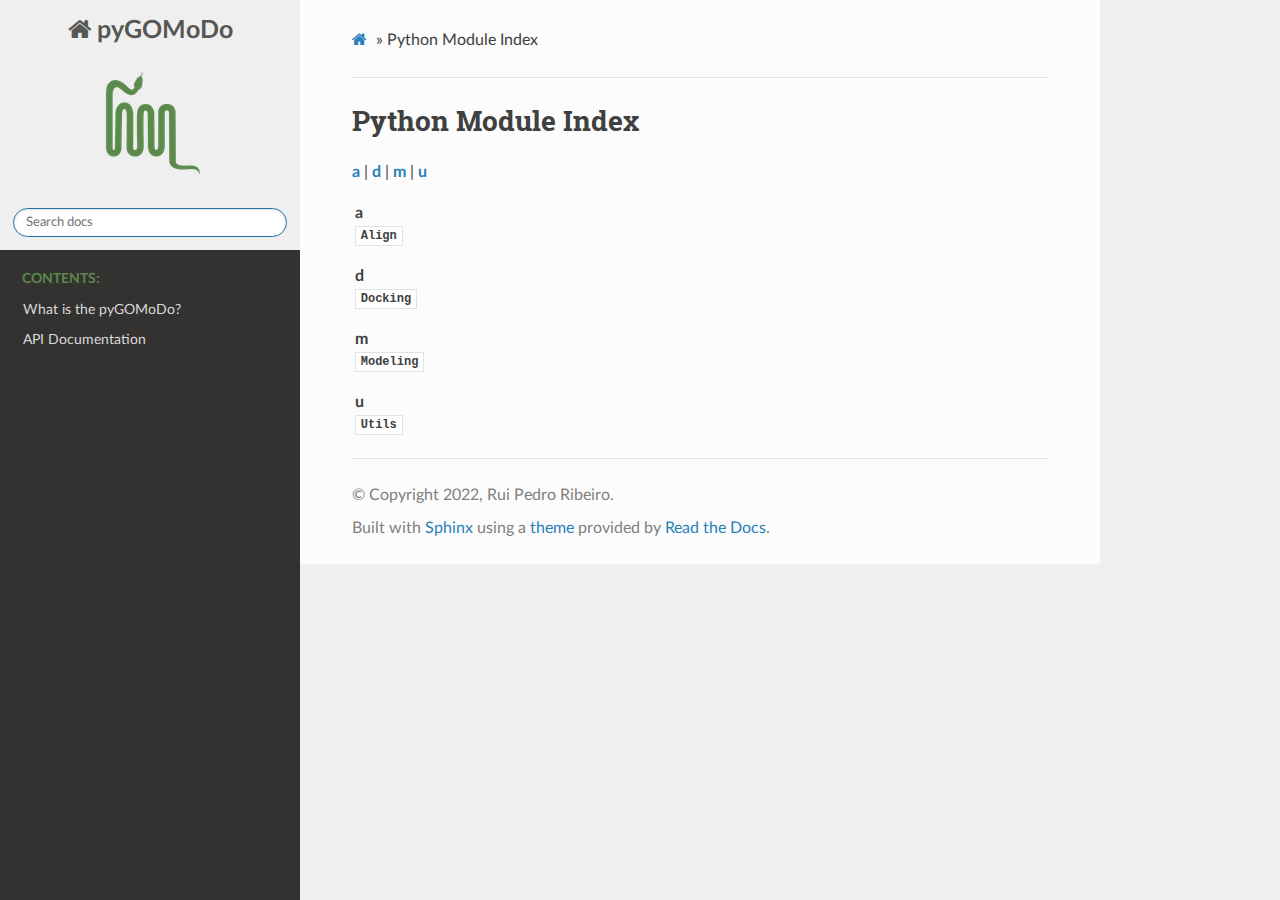
<file: docs/_build/html/py-modindex.html>
<!DOCTYPE html>
<html class="writer-html5" lang="en" >
<head>
  <meta charset="utf-8" />
  <meta name="viewport" content="width=device-width, initial-scale=1.0" />
  <title>Python Module Index &mdash; pyGOMoDo v1 documentation</title>
      <link rel="stylesheet" href="_static/pygments.css" type="text/css" />
      <link rel="stylesheet" href="_static/css/theme.css" type="text/css" />
      <link rel="stylesheet" href="_static/sidebar.css" type="text/css" />
    <link rel="shortcut icon" href="_static/favicon.png"/>
  <!--[if lt IE 9]>
    <script src="_static/js/html5shiv.min.js"></script>
  <![endif]-->
  
        <script data-url_root="./" id="documentation_options" src="_static/documentation_options.js"></script>
        <script src="_static/jquery.js"></script>
        <script src="_static/underscore.js"></script>
        <script src="_static/doctools.js"></script>
    <script src="_static/js/theme.js"></script>
    <link rel="author" title="About these documents" href="about.html" />
    <link rel="index" title="Index" href="genindex.html" />
    <link rel="search" title="Search" href="search.html" />
 

    <script>
      DOCUMENTATION_OPTIONS.COLLAPSE_INDEX = true;
    </script>


</head>

<body class="wy-body-for-nav"> 
  <div class="wy-grid-for-nav">
    <nav data-toggle="wy-nav-shift" class="wy-nav-side">
      <div class="wy-side-scroll">
        <div class="wy-side-nav-search" >
            <a href="index.html" class="icon icon-home"> pyGOMoDo
            <img src="_static/pygomodo_snake.png" class="logo" alt="Logo"/>
          </a>
<div role="search">
  <form id="rtd-search-form" class="wy-form" action="search.html" method="get">
    <input type="text" name="q" placeholder="Search docs" />
    <input type="hidden" name="check_keywords" value="yes" />
    <input type="hidden" name="area" value="default" />
  </form>
</div>
        </div><div class="wy-menu wy-menu-vertical" data-spy="affix" role="navigation" aria-label="Navigation menu">
              <p class="caption" role="heading"><span class="caption-text">Contents:</span></p>
<ul>
<li class="toctree-l1"><a class="reference internal" href="about.html">What is the pyGOMoDo?</a></li>
<li class="toctree-l1"><a class="reference internal" href="apidocs.html">API Documentation</a></li>
</ul>

        </div>
      </div>
    </nav>

    <section data-toggle="wy-nav-shift" class="wy-nav-content-wrap"><nav class="wy-nav-top" aria-label="Mobile navigation menu" >
          <i data-toggle="wy-nav-top" class="fa fa-bars"></i>
          <a href="index.html">pyGOMoDo</a>
      </nav>

      <div class="wy-nav-content">
        <div class="rst-content">
          <div role="navigation" aria-label="Page navigation">
  <ul class="wy-breadcrumbs">
      <li><a href="index.html" class="icon icon-home"></a> &raquo;</li>
      <li>Python Module Index</li>
      <li class="wy-breadcrumbs-aside">
      </li>
  </ul>
  <hr/>
</div>
          <div role="main" class="document" itemscope="itemscope" itemtype="http://schema.org/Article">
           <div itemprop="articleBody">
             

   <h1>Python Module Index</h1>

   <div class="modindex-jumpbox">
   <a href="#cap-a"><strong>a</strong></a> | 
   <a href="#cap-d"><strong>d</strong></a> | 
   <a href="#cap-m"><strong>m</strong></a> | 
   <a href="#cap-u"><strong>u</strong></a>
   </div>

   <table class="indextable modindextable">
     <tr class="pcap"><td></td><td>&#160;</td><td></td></tr>
     <tr class="cap" id="cap-a"><td></td><td>
       <strong>a</strong></td><td></td></tr>
     <tr>
       <td></td>
       <td>
       <a href="apidocs.html#module-Align"><code class="xref">Align</code></a></td><td>
       <em></em></td></tr>
     <tr class="pcap"><td></td><td>&#160;</td><td></td></tr>
     <tr class="cap" id="cap-d"><td></td><td>
       <strong>d</strong></td><td></td></tr>
     <tr>
       <td></td>
       <td>
       <a href="apidocs.html#module-Docking"><code class="xref">Docking</code></a></td><td>
       <em></em></td></tr>
     <tr class="pcap"><td></td><td>&#160;</td><td></td></tr>
     <tr class="cap" id="cap-m"><td></td><td>
       <strong>m</strong></td><td></td></tr>
     <tr>
       <td></td>
       <td>
       <a href="apidocs.html#module-Modeling"><code class="xref">Modeling</code></a></td><td>
       <em></em></td></tr>
     <tr class="pcap"><td></td><td>&#160;</td><td></td></tr>
     <tr class="cap" id="cap-u"><td></td><td>
       <strong>u</strong></td><td></td></tr>
     <tr>
       <td></td>
       <td>
       <a href="apidocs.html#module-Utils"><code class="xref">Utils</code></a></td><td>
       <em></em></td></tr>
   </table>


           </div>
          </div>
          <footer>

  <hr/>

  <div role="contentinfo">
    <p>&#169; Copyright 2022, Rui Pedro Ribeiro.</p>
  </div>

  Built with <a href="https://www.sphinx-doc.org/">Sphinx</a> using a
    <a href="https://github.com/readthedocs/sphinx_rtd_theme">theme</a>
    provided by <a href="https://readthedocs.org">Read the Docs</a>.
   

</footer>
        </div>
      </div>
    </section>
  </div>
  <script>
      jQuery(function () {
          SphinxRtdTheme.Navigation.enable(true);
      });
  </script> 

</body>
</html>
</file>
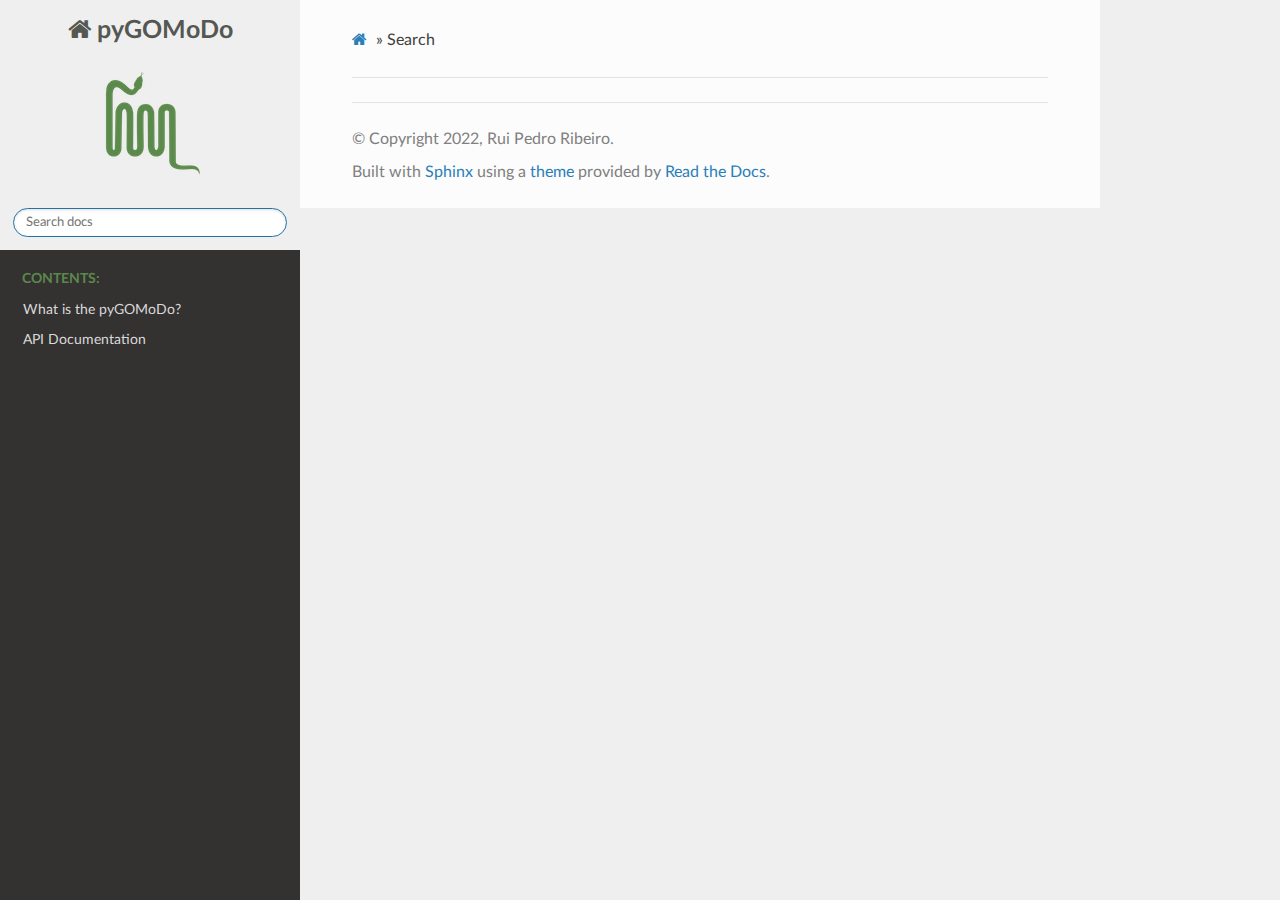
<file: docs/_build/html/search.html>
<!DOCTYPE html>
<html class="writer-html5" lang="en" >
<head>
  <meta charset="utf-8" />
  <meta name="viewport" content="width=device-width, initial-scale=1.0" />
  <title>Search &mdash; pyGOMoDo v1 documentation</title>
      <link rel="stylesheet" href="_static/pygments.css" type="text/css" />
      <link rel="stylesheet" href="_static/css/theme.css" type="text/css" />
      <link rel="stylesheet" href="_static/sidebar.css" type="text/css" />
    <link rel="shortcut icon" href="_static/favicon.png"/>
    
  <!--[if lt IE 9]>
    <script src="_static/js/html5shiv.min.js"></script>
  <![endif]-->
  
        <script data-url_root="./" id="documentation_options" src="_static/documentation_options.js"></script>
        <script src="_static/jquery.js"></script>
        <script src="_static/underscore.js"></script>
        <script src="_static/doctools.js"></script>
    <script src="_static/js/theme.js"></script>
    <script src="_static/searchtools.js"></script>
    <script src="_static/language_data.js"></script>
    <link rel="author" title="About these documents" href="about.html" />
    <link rel="index" title="Index" href="genindex.html" />
    <link rel="search" title="Search" href="#" /> 
</head>

<body class="wy-body-for-nav"> 
  <div class="wy-grid-for-nav">
    <nav data-toggle="wy-nav-shift" class="wy-nav-side">
      <div class="wy-side-scroll">
        <div class="wy-side-nav-search" >
            <a href="index.html" class="icon icon-home"> pyGOMoDo
            <img src="_static/pygomodo_snake.png" class="logo" alt="Logo"/>
          </a>
<div role="search">
  <form id="rtd-search-form" class="wy-form" action="#" method="get">
    <input type="text" name="q" placeholder="Search docs" />
    <input type="hidden" name="check_keywords" value="yes" />
    <input type="hidden" name="area" value="default" />
  </form>
</div>
        </div><div class="wy-menu wy-menu-vertical" data-spy="affix" role="navigation" aria-label="Navigation menu">
              <p class="caption" role="heading"><span class="caption-text">Contents:</span></p>
<ul>
<li class="toctree-l1"><a class="reference internal" href="about.html">What is the pyGOMoDo?</a></li>
<li class="toctree-l1"><a class="reference internal" href="apidocs.html">API Documentation</a></li>
</ul>

        </div>
      </div>
    </nav>

    <section data-toggle="wy-nav-shift" class="wy-nav-content-wrap"><nav class="wy-nav-top" aria-label="Mobile navigation menu" >
          <i data-toggle="wy-nav-top" class="fa fa-bars"></i>
          <a href="index.html">pyGOMoDo</a>
      </nav>

      <div class="wy-nav-content">
        <div class="rst-content">
          <div role="navigation" aria-label="Page navigation">
  <ul class="wy-breadcrumbs">
      <li><a href="index.html" class="icon icon-home"></a> &raquo;</li>
      <li>Search</li>
      <li class="wy-breadcrumbs-aside">
      </li>
  </ul>
  <hr/>
</div>
          <div role="main" class="document" itemscope="itemscope" itemtype="http://schema.org/Article">
           <div itemprop="articleBody">
             
  <noscript>
  <div id="fallback" class="admonition warning">
    <p class="last">
      Please activate JavaScript to enable the search functionality.
    </p>
  </div>
  </noscript>

  
  <div id="search-results">
  
  </div>

           </div>
          </div>
          <footer>

  <hr/>

  <div role="contentinfo">
    <p>&#169; Copyright 2022, Rui Pedro Ribeiro.</p>
  </div>

  Built with <a href="https://www.sphinx-doc.org/">Sphinx</a> using a
    <a href="https://github.com/readthedocs/sphinx_rtd_theme">theme</a>
    provided by <a href="https://readthedocs.org">Read the Docs</a>.
   

</footer>
        </div>
      </div>
    </section>
  </div>
  <script>
      jQuery(function () {
          SphinxRtdTheme.Navigation.enable(true);
      });
  </script>
  <script>
    jQuery(function() { Search.loadIndex("searchindex.js"); });
  </script>
  
  <script id="searchindexloader"></script>
   


</body>
</html>
</file>
<file: docs/_build/html/_static/pygments.css>
pre { line-height: 125%; }
td.linenos .normal { color: inherit; background-color: transparent; padding-left: 5px; padding-right: 5px; }
span.linenos { color: inherit; background-color: transparent; padding-left: 5px; padding-right: 5px; }
td.linenos .special { color: #000000; background-color: #ffffc0; padding-left: 5px; padding-right: 5px; }
span.linenos.special { color: #000000; background-color: #ffffc0; padding-left: 5px; padding-right: 5px; }
.highlight .hll { background-color: #ffffcc }
.highlight { background: #eeffcc; }
.highlight .c { color: #408090; font-style: italic } /* Comment */
.highlight .err { border: 1px solid #FF0000 } /* Error */
.highlight .k { color: #007020; font-weight: bold } /* Keyword */
.highlight .o { color: #666666 } /* Operator */
.highlight .ch { color: #408090; font-style: italic } /* Comment.Hashbang */
.highlight .cm { color: #408090; font-style: italic } /* Comment.Multiline */
.highlight .cp { color: #007020 } /* Comment.Preproc */
.highlight .cpf { color: #408090; font-style: italic } /* Comment.PreprocFile */
.highlight .c1 { color: #408090; font-style: italic } /* Comment.Single */
.highlight .cs { color: #408090; background-color: #fff0f0 } /* Comment.Special */
.highlight .gd { color: #A00000 } /* Generic.Deleted */
.highlight .ge { font-style: italic } /* Generic.Emph */
.highlight .gr { color: #FF0000 } /* Generic.Error */
.highlight .gh { color: #000080; font-weight: bold } /* Generic.Heading */
.highlight .gi { color: #00A000 } /* Generic.Inserted */
.highlight .go { color: #333333 } /* Generic.Output */
.highlight .gp { color: #c65d09; font-weight: bold } /* Generic.Prompt */
.highlight .gs { font-weight: bold } /* Generic.Strong */
.highlight .gu { color: #800080; font-weight: bold } /* Generic.Subheading */
.highlight .gt { color: #0044DD } /* Generic.Traceback */
.highlight .kc { color: #007020; font-weight: bold } /* Keyword.Constant */
.highlight .kd { color: #007020; font-weight: bold } /* Keyword.Declaration */
.highlight .kn { color: #007020; font-weight: bold } /* Keyword.Namespace */
.highlight .kp { color: #007020 } /* Keyword.Pseudo */
.highlight .kr { color: #007020; font-weight: bold } /* Keyword.Reserved */
.highlight .kt { color: #902000 } /* Keyword.Type */
.highlight .m { color: #208050 } /* Literal.Number */
.highlight .s { color: #4070a0 } /* Literal.String */
.highlight .na { color: #4070a0 } /* Name.Attribute */
.highlight .nb { color: #007020 } /* Name.Builtin */
.highlight .nc { color: #0e84b5; font-weight: bold } /* Name.Class */
.highlight .no { color: #60add5 } /* Name.Constant */
.highlight .nd { color: #555555; font-weight: bold } /* Name.Decorator */
.highlight .ni { color: #d55537; font-weight: bold } /* Name.Entity */
.highlight .ne { color: #007020 } /* Name.Exception */
.highlight .nf { color: #06287e } /* Name.Function */
.highlight .nl { color: #002070; font-weight: bold } /* Name.Label */
.highlight .nn { color: #0e84b5; font-weight: bold } /* Name.Namespace */
.highlight .nt { color: #062873; font-weight: bold } /* Name.Tag */
.highlight .nv { color: #bb60d5 } /* Name.Variable */
.highlight .ow { color: #007020; font-weight: bold } /* Operator.Word */
.highlight .w { color: #bbbbbb } /* Text.Whitespace */
.highlight .mb { color: #208050 } /* Literal.Number.Bin */
.highlight .mf { color: #208050 } /* Literal.Number.Float */
.highlight .mh { color: #208050 } /* Literal.Number.Hex */
.highlight .mi { color: #208050 } /* Literal.Number.Integer */
.highlight .mo { color: #208050 } /* Literal.Number.Oct */
.highlight .sa { color: #4070a0 } /* Literal.String.Affix */
.highlight .sb { color: #4070a0 } /* Literal.String.Backtick */
.highlight .sc { color: #4070a0 } /* Literal.String.Char */
.highlight .dl { color: #4070a0 } /* Literal.String.Delimiter */
.highlight .sd { color: #4070a0; font-style: italic } /* Literal.String.Doc */
.highlight .s2 { color: #4070a0 } /* Literal.String.Double */
.highlight .se { color: #4070a0; font-weight: bold } /* Literal.String.Escape */
.highlight .sh { color: #4070a0 } /* Literal.String.Heredoc */
.highlight .si { color: #70a0d0; font-style: italic } /* Literal.String.Interpol */
.highlight .sx { color: #c65d09 } /* Literal.String.Other */
.highlight .sr { color: #235388 } /* Literal.String.Regex */
.highlight .s1 { color: #4070a0 } /* Literal.String.Single */
.highlight .ss { color: #517918 } /* Literal.String.Symbol */
.highlight .bp { color: #007020 } /* Name.Builtin.Pseudo */
.highlight .fm { color: #06287e } /* Name.Function.Magic */
.highlight .vc { color: #bb60d5 } /* Name.Variable.Class */
.highlight .vg { color: #bb60d5 } /* Name.Variable.Global */
.highlight .vi { color: #bb60d5 } /* Name.Variable.Instance */
.highlight .vm { color: #bb60d5 } /* Name.Variable.Magic */
.highlight .il { color: #208050 } /* Literal.Number.Integer.Long */
</file>
<file: docs/_build/html/_static/css/theme.css>
html{box-sizing:border-box}*,:after,:before{box-sizing:inherit}article,aside,details,figcaption,figure,footer,header,hgroup,nav,section{display:block}audio,canvas,video{display:inline-block;*display:inline;*zoom:1}[hidden],audio:not([controls]){display:none}*{-webkit-box-sizing:border-box;-moz-box-sizing:border-box;box-sizing:border-box}html{font-size:100%;-webkit-text-size-adjust:100%;-ms-text-size-adjust:100%}body{margin:0}a:active,a:hover{outline:0}abbr[title]{border-bottom:1px dotted}b,strong{font-weight:700}blockquote{margin:0}dfn{font-style:italic}ins{background:#ff9;text-decoration:none}ins,mark{color:#000}mark{background:#ff0;font-style:italic;font-weight:700}.rst-content code,.rst-content tt,code,kbd,pre,samp{font-family:monospace,serif;_font-family:courier new,monospace;font-size:1em}pre{white-space:pre}q{quotes:none}q:after,q:before{content:"";content:none}small{font-size:85%}sub,sup{font-size:75%;line-height:0;position:relative;vertical-align:baseline}sup{top:-.5em}sub{bottom:-.25em}dl,ol,ul{margin:0;padding:0;list-style:none;list-style-image:none}li{list-style:none}dd{margin:0}img{border:0;-ms-interpolation-mode:bicubic;vertical-align:middle;max-width:100%}svg:not(:root){overflow:hidden}figure,form{margin:0}label{cursor:pointer}button,input,select,textarea{font-size:100%;margin:0;vertical-align:baseline;*vertical-align:middle}button,input{line-height:normal}button,input[type=button],input[type=reset],input[type=submit]{cursor:pointer;-webkit-appearance:button;*overflow:visible}button[disabled],input[disabled]{cursor:default}input[type=search]{-webkit-appearance:textfield;-moz-box-sizing:content-box;-webkit-box-sizing:content-box;box-sizing:content-box}textarea{resize:vertical}table{border-collapse:collapse;border-spacing:0}td{vertical-align:top}.chromeframe{margin:.2em 0;background:#ccc;color:#000;padding:.2em 0}.ir{display:block;border:0;text-indent:-999em;overflow:hidden;background-color:transparent;background-repeat:no-repeat;text-align:left;direction:ltr;*line-height:0}.ir br{display:none}.hidden{display:none!important;visibility:hidden}.visuallyhidden{border:0;clip:rect(0 0 0 0);height:1px;margin:-1px;overflow:hidden;padding:0;position:absolute;width:1px}.visuallyhidden.focusable:active,.visuallyhidden.focusable:focus{clip:auto;height:auto;margin:0;overflow:visible;position:static;width:auto}.invisible{visibility:hidden}.relative{position:relative}big,small{font-size:100%}@media print{body,html,section{background:none!important}*{box-shadow:none!important;text-shadow:none!important;filter:none!important;-ms-filter:none!important}a,a:visited{text-decoration:underline}.ir a:after,a[href^="#"]:after,a[href^="javascript:"]:after{content:""}blockquote,pre{page-break-inside:avoid}thead{display:table-header-group}img,tr{page-break-inside:avoid}img{max-width:100%!important}@page{margin:.5cm}.rst-content .toctree-wrapper>p.caption,h2,h3,p{orphans:3;widows:3}.rst-content .toctree-wrapper>p.caption,h2,h3{page-break-after:avoid}}.btn,.fa:before,.icon:before,.rst-content .admonition,.rst-content .admonition-title:before,.rst-content .admonition-todo,.rst-content .attention,.rst-content .caution,.rst-content .code-block-caption .headerlink:before,.rst-content .danger,.rst-content .eqno .headerlink:before,.rst-content .error,.rst-content .hint,.rst-content .important,.rst-content .note,.rst-content .seealso,.rst-content .tip,.rst-content .warning,.rst-content code.download span:first-child:before,.rst-content dl dt .headerlink:before,.rst-content h1 .headerlink:before,.rst-content h2 .headerlink:before,.rst-content h3 .headerlink:before,.rst-content h4 .headerlink:before,.rst-content h5 .headerlink:before,.rst-content h6 .headerlink:before,.rst-content p.caption .headerlink:before,.rst-content p .headerlink:before,.rst-content table>caption .headerlink:before,.rst-content tt.download span:first-child:before,.wy-alert,.wy-dropdown .caret:before,.wy-inline-validate.wy-inline-validate-danger .wy-input-context:before,.wy-inline-validate.wy-inline-validate-info .wy-input-context:before,.wy-inline-validate.wy-inline-validate-success .wy-input-context:before,.wy-inline-validate.wy-inline-validate-warning .wy-input-context:before,.wy-menu-vertical li.current>a,.wy-menu-vertical li.current>a button.toctree-expand:before,.wy-menu-vertical li.on a,.wy-menu-vertical li.on a button.toctree-expand:before,.wy-menu-vertical li button.toctree-expand:before,.wy-nav-top a,.wy-side-nav-search .wy-dropdown>a,.wy-side-nav-search>a,input[type=color],input[type=date],input[type=datetime-local],input[type=datetime],input[type=email],input[type=month],input[type=number],input[type=password],input[type=search],input[type=tel],input[type=text],input[type=time],input[type=url],input[type=week],select,textarea{-webkit-font-smoothing:antialiased}.clearfix{*zoom:1}.clearfix:after,.clearfix:before{display:table;content:""}.clearfix:after{clear:both}/*!
 *  Font Awesome 4.7.0 by @davegandy - http://fontawesome.io - @fontawesome
 *  License - http://fontawesome.io/license (Font: SIL OFL 1.1, CSS: MIT License)
 */@font-face{font-family:FontAwesome;src:url(fonts/fontawesome-webfont.eot?674f50d287a8c48dc19ba404d20fe713);src:url(fonts/fontawesome-webfont.eot?674f50d287a8c48dc19ba404d20fe713?#iefix&v=4.7.0) format("embedded-opentype"),url(fonts/fontawesome-webfont.woff2?af7ae505a9eed503f8b8e6982036873e) format("woff2"),url(fonts/fontawesome-webfont.woff?fee66e712a8a08eef5805a46892932ad) format("woff"),url(fonts/fontawesome-webfont.ttf?b06871f281fee6b241d60582ae9369b9) format("truetype"),url(fonts/fontawesome-webfont.svg?912ec66d7572ff821749319396470bde#fontawesomeregular) format("svg");font-weight:400;font-style:normal}.fa,.icon,.rst-content .admonition-title,.rst-content .code-block-caption .headerlink,.rst-content .eqno .headerlink,.rst-content code.download span:first-child,.rst-content dl dt .headerlink,.rst-content h1 .headerlink,.rst-content h2 .headerlink,.rst-content h3 .headerlink,.rst-content h4 .headerlink,.rst-content h5 .headerlink,.rst-content h6 .headerlink,.rst-content p.caption .headerlink,.rst-content p .headerlink,.rst-content table>caption .headerlink,.rst-content tt.download span:first-child,.wy-menu-vertical li.current>a button.toctree-expand,.wy-menu-vertical li.on a button.toctree-expand,.wy-menu-vertical li button.toctree-expand{display:inline-block;font:normal normal normal 14px/1 FontAwesome;font-size:inherit;text-rendering:auto;-webkit-font-smoothing:antialiased;-moz-osx-font-smoothing:grayscale}.fa-lg{font-size:1.33333em;line-height:.75em;vertical-align:-15%}.fa-2x{font-size:2em}.fa-3x{font-size:3em}.fa-4x{font-size:4em}.fa-5x{font-size:5em}.fa-fw{width:1.28571em;text-align:center}.fa-ul{padding-left:0;margin-left:2.14286em;list-style-type:none}.fa-ul>li{position:relative}.fa-li{position:absolute;left:-2.14286em;width:2.14286em;top:.14286em;text-align:center}.fa-li.fa-lg{left:-1.85714em}.fa-border{padding:.2em .25em .15em;border:.08em solid #eee;border-radius:.1em}.fa-pull-left{float:left}.fa-pull-right{float:right}.fa-pull-left.icon,.fa.fa-pull-left,.rst-content .code-block-caption .fa-pull-left.headerlink,.rst-content .eqno .fa-pull-left.headerlink,.rst-content .fa-pull-left.admonition-title,.rst-content code.download span.fa-pull-left:first-child,.rst-content dl dt .fa-pull-left.headerlink,.rst-content h1 .fa-pull-left.headerlink,.rst-content h2 .fa-pull-left.headerlink,.rst-content h3 .fa-pull-left.headerlink,.rst-content h4 .fa-pull-left.headerlink,.rst-content h5 .fa-pull-left.headerlink,.rst-content h6 .fa-pull-left.headerlink,.rst-content p .fa-pull-left.headerlink,.rst-content table>caption .fa-pull-left.headerlink,.rst-content tt.download span.fa-pull-left:first-child,.wy-menu-vertical li.current>a button.fa-pull-left.toctree-expand,.wy-menu-vertical li.on a button.fa-pull-left.toctree-expand,.wy-menu-vertical li button.fa-pull-left.toctree-expand{margin-right:.3em}.fa-pull-right.icon,.fa.fa-pull-right,.rst-content .code-block-caption .fa-pull-right.headerlink,.rst-content .eqno .fa-pull-right.headerlink,.rst-content .fa-pull-right.admonition-title,.rst-content code.download span.fa-pull-right:first-child,.rst-content dl dt .fa-pull-right.headerlink,.rst-content h1 .fa-pull-right.headerlink,.rst-content h2 .fa-pull-right.headerlink,.rst-content h3 .fa-pull-right.headerlink,.rst-content h4 .fa-pull-right.headerlink,.rst-content h5 .fa-pull-right.headerlink,.rst-content h6 .fa-pull-right.headerlink,.rst-content p .fa-pull-right.headerlink,.rst-content table>caption .fa-pull-right.headerlink,.rst-content tt.download span.fa-pull-right:first-child,.wy-menu-vertical li.current>a button.fa-pull-right.toctree-expand,.wy-menu-vertical li.on a button.fa-pull-right.toctree-expand,.wy-menu-vertical li button.fa-pull-right.toctree-expand{margin-left:.3em}.pull-right{float:right}.pull-left{float:left}.fa.pull-left,.pull-left.icon,.rst-content .code-block-caption .pull-left.headerlink,.rst-content .eqno .pull-left.headerlink,.rst-content .pull-left.admonition-title,.rst-content code.download span.pull-left:first-child,.rst-content dl dt .pull-left.headerlink,.rst-content h1 .pull-left.headerlink,.rst-content h2 .pull-left.headerlink,.rst-content h3 .pull-left.headerlink,.rst-content h4 .pull-left.headerlink,.rst-content h5 .pull-left.headerlink,.rst-content h6 .pull-left.headerlink,.rst-content p .pull-left.headerlink,.rst-content table>caption .pull-left.headerlink,.rst-content tt.download span.pull-left:first-child,.wy-menu-vertical li.current>a button.pull-left.toctree-expand,.wy-menu-vertical li.on a button.pull-left.toctree-expand,.wy-menu-vertical li button.pull-left.toctree-expand{margin-right:.3em}.fa.pull-right,.pull-right.icon,.rst-content .code-block-caption .pull-right.headerlink,.rst-content .eqno .pull-right.headerlink,.rst-content .pull-right.admonition-title,.rst-content code.download span.pull-right:first-child,.rst-content dl dt .pull-right.headerlink,.rst-content h1 .pull-right.headerlink,.rst-content h2 .pull-right.headerlink,.rst-content h3 .pull-right.headerlink,.rst-content h4 .pull-right.headerlink,.rst-content h5 .pull-right.headerlink,.rst-content h6 .pull-right.headerlink,.rst-content p .pull-right.headerlink,.rst-content table>caption .pull-right.headerlink,.rst-content tt.download span.pull-right:first-child,.wy-menu-vertical li.current>a button.pull-right.toctree-expand,.wy-menu-vertical li.on a button.pull-right.toctree-expand,.wy-menu-vertical li button.pull-right.toctree-expand{margin-left:.3em}.fa-spin{-webkit-animation:fa-spin 2s linear infinite;animation:fa-spin 2s linear infinite}.fa-pulse{-webkit-animation:fa-spin 1s steps(8) infinite;animation:fa-spin 1s steps(8) infinite}@-webkit-keyframes fa-spin{0%{-webkit-transform:rotate(0deg);transform:rotate(0deg)}to{-webkit-transform:rotate(359deg);transform:rotate(359deg)}}@keyframes fa-spin{0%{-webkit-transform:rotate(0deg);transform:rotate(0deg)}to{-webkit-transform:rotate(359deg);transform:rotate(359deg)}}.fa-rotate-90{-ms-filter:"progid:DXImageTransform.Microsoft.BasicImage(rotation=1)";-webkit-transform:rotate(90deg);-ms-transform:rotate(90deg);transform:rotate(90deg)}.fa-rotate-180{-ms-filter:"progid:DXImageTransform.Microsoft.BasicImage(rotation=2)";-webkit-transform:rotate(180deg);-ms-transform:rotate(180deg);transform:rotate(180deg)}.fa-rotate-270{-ms-filter:"progid:DXImageTransform.Microsoft.BasicImage(rotation=3)";-webkit-transform:rotate(270deg);-ms-transform:rotate(270deg);transform:rotate(270deg)}.fa-flip-horizontal{-ms-filter:"progid:DXImageTransform.Microsoft.BasicImage(rotation=0, mirror=1)";-webkit-transform:scaleX(-1);-ms-transform:scaleX(-1);transform:scaleX(-1)}.fa-flip-vertical{-ms-filter:"progid:DXImageTransform.Microsoft.BasicImage(rotation=2, mirror=1)";-webkit-transform:scaleY(-1);-ms-transform:scaleY(-1);transform:scaleY(-1)}:root .fa-flip-horizontal,:root .fa-flip-vertical,:root .fa-rotate-90,:root .fa-rotate-180,:root .fa-rotate-270{filter:none}.fa-stack{position:relative;display:inline-block;width:2em;height:2em;line-height:2em;vertical-align:middle}.fa-stack-1x,.fa-stack-2x{position:absolute;left:0;width:100%;text-align:center}.fa-stack-1x{line-height:inherit}.fa-stack-2x{font-size:2em}.fa-inverse{color:#fff}.fa-glass:before{content:""}.fa-music:before{content:""}.fa-search:before,.icon-search:before{content:""}.fa-envelope-o:before{content:""}.fa-heart:before{content:""}.fa-star:before{content:""}.fa-star-o:before{content:""}.fa-user:before{content:""}.fa-film:before{content:""}.fa-th-large:before{content:""}.fa-th:before{content:""}.fa-th-list:before{content:""}.fa-check:before{content:""}.fa-close:before,.fa-remove:before,.fa-times:before{content:""}.fa-search-plus:before{content:""}.fa-search-minus:before{content:""}.fa-power-off:before{content:""}.fa-signal:before{content:""}.fa-cog:before,.fa-gear:before{content:""}.fa-trash-o:before{content:""}.fa-home:before,.icon-home:before{content:""}.fa-file-o:before{content:""}.fa-clock-o:before{content:""}.fa-road:before{content:""}.fa-download:before,.rst-content code.download span:first-child:before,.rst-content tt.download span:first-child:before{content:""}.fa-arrow-circle-o-down:before{content:""}.fa-arrow-circle-o-up:before{content:""}.fa-inbox:before{content:""}.fa-play-circle-o:before{content:""}.fa-repeat:before,.fa-rotate-right:before{content:""}.fa-refresh:before{content:""}.fa-list-alt:before{content:""}.fa-lock:before{content:""}.fa-flag:before{content:""}.fa-headphones:before{content:""}.fa-volume-off:before{content:""}.fa-volume-down:before{content:""}.fa-volume-up:before{content:""}.fa-qrcode:before{content:""}.fa-barcode:before{content:""}.fa-tag:before{content:""}.fa-tags:before{content:""}.fa-book:before,.icon-book:before{content:""}.fa-bookmark:before{content:""}.fa-print:before{content:""}.fa-camera:before{content:""}.fa-font:before{content:""}.fa-bold:before{content:""}.fa-italic:before{content:""}.fa-text-height:before{content:""}.fa-text-width:before{content:""}.fa-align-left:before{content:""}.fa-align-center:before{content:""}.fa-align-right:before{content:""}.fa-align-justify:before{content:""}.fa-list:before{content:""}.fa-dedent:before,.fa-outdent:before{content:""}.fa-indent:before{content:""}.fa-video-camera:before{content:""}.fa-image:before,.fa-photo:before,.fa-picture-o:before{content:""}.fa-pencil:before{content:""}.fa-map-marker:before{content:""}.fa-adjust:before{content:""}.fa-tint:before{content:""}.fa-edit:before,.fa-pencil-square-o:before{content:""}.fa-share-square-o:before{content:""}.fa-check-square-o:before{content:""}.fa-arrows:before{content:""}.fa-step-backward:before{content:""}.fa-fast-backward:before{content:""}.fa-backward:before{content:""}.fa-play:before{content:""}.fa-pause:before{content:""}.fa-stop:before{content:""}.fa-forward:before{content:""}.fa-fast-forward:before{content:""}.fa-step-forward:before{content:""}.fa-eject:before{content:""}.fa-chevron-left:before{content:""}.fa-chevron-right:before{content:""}.fa-plus-circle:before{content:""}.fa-minus-circle:before{content:""}.fa-times-circle:before,.wy-inline-validate.wy-inline-validate-danger .wy-input-context:before{content:""}.fa-check-circle:before,.wy-inline-validate.wy-inline-validate-success .wy-input-context:before{content:""}.fa-question-circle:before{content:""}.fa-info-circle:before{content:""}.fa-crosshairs:before{content:""}.fa-times-circle-o:before{content:""}.fa-check-circle-o:before{content:""}.fa-ban:before{content:""}.fa-arrow-left:before{content:""}.fa-arrow-right:before{content:""}.fa-arrow-up:before{content:""}.fa-arrow-down:before{content:""}.fa-mail-forward:before,.fa-share:before{content:""}.fa-expand:before{content:""}.fa-compress:before{content:""}.fa-plus:before{content:""}.fa-minus:before{content:""}.fa-asterisk:before{content:""}.fa-exclamation-circle:before,.rst-content .admonition-title:before,.wy-inline-validate.wy-inline-validate-info .wy-input-context:before,.wy-inline-validate.wy-inline-validate-warning .wy-input-context:before{content:""}.fa-gift:before{content:""}.fa-leaf:before{content:""}.fa-fire:before,.icon-fire:before{content:""}.fa-eye:before{content:""}.fa-eye-slash:before{content:""}.fa-exclamation-triangle:before,.fa-warning:before{content:""}.fa-plane:before{content:""}.fa-calendar:before{content:""}.fa-random:before{content:""}.fa-comment:before{content:""}.fa-magnet:before{content:""}.fa-chevron-up:before{content:""}.fa-chevron-down:before{content:""}.fa-retweet:before{content:""}.fa-shopping-cart:before{content:""}.fa-folder:before{content:""}.fa-folder-open:before{content:""}.fa-arrows-v:before{content:""}.fa-arrows-h:before{content:""}.fa-bar-chart-o:before,.fa-bar-chart:before{content:""}.fa-twitter-square:before{content:""}.fa-facebook-square:before{content:""}.fa-camera-retro:before{content:""}.fa-key:before{content:""}.fa-cogs:before,.fa-gears:before{content:""}.fa-comments:before{content:""}.fa-thumbs-o-up:before{content:""}.fa-thumbs-o-down:before{content:""}.fa-star-half:before{content:""}.fa-heart-o:before{content:""}.fa-sign-out:before{content:""}.fa-linkedin-square:before{content:""}.fa-thumb-tack:before{content:""}.fa-external-link:before{content:""}.fa-sign-in:before{content:""}.fa-trophy:before{content:""}.fa-github-square:before{content:""}.fa-upload:before{content:""}.fa-lemon-o:before{content:""}.fa-phone:before{content:""}.fa-square-o:before{content:""}.fa-bookmark-o:before{content:""}.fa-phone-square:before{content:""}.fa-twitter:before{content:""}.fa-facebook-f:before,.fa-facebook:before{content:""}.fa-github:before,.icon-github:before{content:""}.fa-unlock:before{content:""}.fa-credit-card:before{content:""}.fa-feed:before,.fa-rss:before{content:""}.fa-hdd-o:before{content:""}.fa-bullhorn:before{content:""}.fa-bell:before{content:""}.fa-certificate:before{content:""}.fa-hand-o-right:before{content:""}.fa-hand-o-left:before{content:""}.fa-hand-o-up:before{content:""}.fa-hand-o-down:before{content:""}.fa-arrow-circle-left:before,.icon-circle-arrow-left:before{content:""}.fa-arrow-circle-right:before,.icon-circle-arrow-right:before{content:""}.fa-arrow-circle-up:before{content:""}.fa-arrow-circle-down:before{content:""}.fa-globe:before{content:""}.fa-wrench:before{content:""}.fa-tasks:before{content:""}.fa-filter:before{content:""}.fa-briefcase:before{content:""}.fa-arrows-alt:before{content:""}.fa-group:before,.fa-users:before{content:""}.fa-chain:before,.fa-link:before,.icon-link:before{content:""}.fa-cloud:before{content:""}.fa-flask:before{content:""}.fa-cut:before,.fa-scissors:before{content:""}.fa-copy:before,.fa-files-o:before{content:""}.fa-paperclip:before{content:""}.fa-floppy-o:before,.fa-save:before{content:""}.fa-square:before{content:""}.fa-bars:before,.fa-navicon:before,.fa-reorder:before{content:""}.fa-list-ul:before{content:""}.fa-list-ol:before{content:""}.fa-strikethrough:before{content:""}.fa-underline:before{content:""}.fa-table:before{content:""}.fa-magic:before{content:""}.fa-truck:before{content:""}.fa-pinterest:before{content:""}.fa-pinterest-square:before{content:""}.fa-google-plus-square:before{content:""}.fa-google-plus:before{content:""}.fa-money:before{content:""}.fa-caret-down:before,.icon-caret-down:before,.wy-dropdown .caret:before{content:""}.fa-caret-up:before{content:""}.fa-caret-left:before{content:""}.fa-caret-right:before{content:""}.fa-columns:before{content:""}.fa-sort:before,.fa-unsorted:before{content:""}.fa-sort-desc:before,.fa-sort-down:before{content:""}.fa-sort-asc:before,.fa-sort-up:before{content:""}.fa-envelope:before{content:""}.fa-linkedin:before{content:""}.fa-rotate-left:before,.fa-undo:before{content:""}.fa-gavel:before,.fa-legal:before{content:""}.fa-dashboard:before,.fa-tachometer:before{content:""}.fa-comment-o:before{content:""}.fa-comments-o:before{content:""}.fa-bolt:before,.fa-flash:before{content:""}.fa-sitemap:before{content:""}.fa-umbrella:before{content:""}.fa-clipboard:before,.fa-paste:before{content:""}.fa-lightbulb-o:before{content:""}.fa-exchange:before{content:""}.fa-cloud-download:before{content:""}.fa-cloud-upload:before{content:""}.fa-user-md:before{content:""}.fa-stethoscope:before{content:""}.fa-suitcase:before{content:""}.fa-bell-o:before{content:""}.fa-coffee:before{content:""}.fa-cutlery:before{content:""}.fa-file-text-o:before{content:""}.fa-building-o:before{content:""}.fa-hospital-o:before{content:""}.fa-ambulance:before{content:""}.fa-medkit:before{content:""}.fa-fighter-jet:before{content:""}.fa-beer:before{content:""}.fa-h-square:before{content:""}.fa-plus-square:before{content:""}.fa-angle-double-left:before{content:""}.fa-angle-double-right:before{content:""}.fa-angle-double-up:before{content:""}.fa-angle-double-down:before{content:""}.fa-angle-left:before{content:""}.fa-angle-right:before{content:""}.fa-angle-up:before{content:""}.fa-angle-down:before{content:""}.fa-desktop:before{content:""}.fa-laptop:before{content:""}.fa-tablet:before{content:""}.fa-mobile-phone:before,.fa-mobile:before{content:""}.fa-circle-o:before{content:""}.fa-quote-left:before{content:""}.fa-quote-right:before{content:""}.fa-spinner:before{content:""}.fa-circle:before{content:""}.fa-mail-reply:before,.fa-reply:before{content:""}.fa-github-alt:before{content:""}.fa-folder-o:before{content:""}.fa-folder-open-o:before{content:""}.fa-smile-o:before{content:""}.fa-frown-o:before{content:""}.fa-meh-o:before{content:""}.fa-gamepad:before{content:""}.fa-keyboard-o:before{content:""}.fa-flag-o:before{content:""}.fa-flag-checkered:before{content:""}.fa-terminal:before{content:""}.fa-code:before{content:""}.fa-mail-reply-all:before,.fa-reply-all:before{content:""}.fa-star-half-empty:before,.fa-star-half-full:before,.fa-star-half-o:before{content:""}.fa-location-arrow:before{content:""}.fa-crop:before{content:""}.fa-code-fork:before{content:""}.fa-chain-broken:before,.fa-unlink:before{content:""}.fa-question:before{content:""}.fa-info:before{content:""}.fa-exclamation:before{content:""}.fa-superscript:before{content:""}.fa-subscript:before{content:""}.fa-eraser:before{content:""}.fa-puzzle-piece:before{content:""}.fa-microphone:before{content:""}.fa-microphone-slash:before{content:""}.fa-shield:before{content:""}.fa-calendar-o:before{content:""}.fa-fire-extinguisher:before{content:""}.fa-rocket:before{content:""}.fa-maxcdn:before{content:""}.fa-chevron-circle-left:before{content:""}.fa-chevron-circle-right:before{content:""}.fa-chevron-circle-up:before{content:""}.fa-chevron-circle-down:before{content:""}.fa-html5:before{content:""}.fa-css3:before{content:""}.fa-anchor:before{content:""}.fa-unlock-alt:before{content:""}.fa-bullseye:before{content:""}.fa-ellipsis-h:before{content:""}.fa-ellipsis-v:before{content:""}.fa-rss-square:before{content:""}.fa-play-circle:before{content:""}.fa-ticket:before{content:""}.fa-minus-square:before{content:""}.fa-minus-square-o:before,.wy-menu-vertical li.current>a button.toctree-expand:before,.wy-menu-vertical li.on a button.toctree-expand:before{content:""}.fa-level-up:before{content:""}.fa-level-down:before{content:""}.fa-check-square:before{content:""}.fa-pencil-square:before{content:""}.fa-external-link-square:before{content:""}.fa-share-square:before{content:""}.fa-compass:before{content:""}.fa-caret-square-o-down:before,.fa-toggle-down:before{content:""}.fa-caret-square-o-up:before,.fa-toggle-up:before{content:""}.fa-caret-square-o-right:before,.fa-toggle-right:before{content:""}.fa-eur:before,.fa-euro:before{content:""}.fa-gbp:before{content:""}.fa-dollar:before,.fa-usd:before{content:""}.fa-inr:before,.fa-rupee:before{content:""}.fa-cny:before,.fa-jpy:before,.fa-rmb:before,.fa-yen:before{content:""}.fa-rouble:before,.fa-rub:before,.fa-ruble:before{content:""}.fa-krw:before,.fa-won:before{content:""}.fa-bitcoin:before,.fa-btc:before{content:""}.fa-file:before{content:""}.fa-file-text:before{content:""}.fa-sort-alpha-asc:before{content:""}.fa-sort-alpha-desc:before{content:""}.fa-sort-amount-asc:before{content:""}.fa-sort-amount-desc:before{content:""}.fa-sort-numeric-asc:before{content:""}.fa-sort-numeric-desc:before{content:""}.fa-thumbs-up:before{content:""}.fa-thumbs-down:before{content:""}.fa-youtube-square:before{content:""}.fa-youtube:before{content:""}.fa-xing:before{content:""}.fa-xing-square:before{content:""}.fa-youtube-play:before{content:""}.fa-dropbox:before{content:""}.fa-stack-overflow:before{content:""}.fa-instagram:before{content:""}.fa-flickr:before{content:""}.fa-adn:before{content:""}.fa-bitbucket:before,.icon-bitbucket:before{content:""}.fa-bitbucket-square:before{content:""}.fa-tumblr:before{content:""}.fa-tumblr-square:before{content:""}.fa-long-arrow-down:before{content:""}.fa-long-arrow-up:before{content:""}.fa-long-arrow-left:before{content:""}.fa-long-arrow-right:before{content:""}.fa-apple:before{content:""}.fa-windows:before{content:""}.fa-android:before{content:""}.fa-linux:before{content:""}.fa-dribbble:before{content:""}.fa-skype:before{content:""}.fa-foursquare:before{content:""}.fa-trello:before{content:""}.fa-female:before{content:""}.fa-male:before{content:""}.fa-gittip:before,.fa-gratipay:before{content:""}.fa-sun-o:before{content:""}.fa-moon-o:before{content:""}.fa-archive:before{content:""}.fa-bug:before{content:""}.fa-vk:before{content:""}.fa-weibo:before{content:""}.fa-renren:before{content:""}.fa-pagelines:before{content:""}.fa-stack-exchange:before{content:""}.fa-arrow-circle-o-right:before{content:""}.fa-arrow-circle-o-left:before{content:""}.fa-caret-square-o-left:before,.fa-toggle-left:before{content:""}.fa-dot-circle-o:before{content:""}.fa-wheelchair:before{content:""}.fa-vimeo-square:before{content:""}.fa-try:before,.fa-turkish-lira:before{content:""}.fa-plus-square-o:before,.wy-menu-vertical li button.toctree-expand:before{content:""}.fa-space-shuttle:before{content:""}.fa-slack:before{content:""}.fa-envelope-square:before{content:""}.fa-wordpress:before{content:""}.fa-openid:before{content:""}.fa-bank:before,.fa-institution:before,.fa-university:before{content:""}.fa-graduation-cap:before,.fa-mortar-board:before{content:""}.fa-yahoo:before{content:""}.fa-google:before{content:""}.fa-reddit:before{content:""}.fa-reddit-square:before{content:""}.fa-stumbleupon-circle:before{content:""}.fa-stumbleupon:before{content:""}.fa-delicious:before{content:""}.fa-digg:before{content:""}.fa-pied-piper-pp:before{content:""}.fa-pied-piper-alt:before{content:""}.fa-drupal:before{content:""}.fa-joomla:before{content:""}.fa-language:before{content:""}.fa-fax:before{content:""}.fa-building:before{content:""}.fa-child:before{content:""}.fa-paw:before{content:""}.fa-spoon:before{content:""}.fa-cube:before{content:""}.fa-cubes:before{content:""}.fa-behance:before{content:""}.fa-behance-square:before{content:""}.fa-steam:before{content:""}.fa-steam-square:before{content:""}.fa-recycle:before{content:""}.fa-automobile:before,.fa-car:before{content:""}.fa-cab:before,.fa-taxi:before{content:""}.fa-tree:before{content:""}.fa-spotify:before{content:""}.fa-deviantart:before{content:""}.fa-soundcloud:before{content:""}.fa-database:before{content:""}.fa-file-pdf-o:before{content:""}.fa-file-word-o:before{content:""}.fa-file-excel-o:before{content:""}.fa-file-powerpoint-o:before{content:""}.fa-file-image-o:before,.fa-file-photo-o:before,.fa-file-picture-o:before{content:""}.fa-file-archive-o:before,.fa-file-zip-o:before{content:""}.fa-file-audio-o:before,.fa-file-sound-o:before{content:""}.fa-file-movie-o:before,.fa-file-video-o:before{content:""}.fa-file-code-o:before{content:""}.fa-vine:before{content:""}.fa-codepen:before{content:""}.fa-jsfiddle:before{content:""}.fa-life-bouy:before,.fa-life-buoy:before,.fa-life-ring:before,.fa-life-saver:before,.fa-support:before{content:""}.fa-circle-o-notch:before{content:""}.fa-ra:before,.fa-rebel:before,.fa-resistance:before{content:""}.fa-empire:before,.fa-ge:before{content:""}.fa-git-square:before{content:""}.fa-git:before{content:""}.fa-hacker-news:before,.fa-y-combinator-square:before,.fa-yc-square:before{content:""}.fa-tencent-weibo:before{content:""}.fa-qq:before{content:""}.fa-wechat:before,.fa-weixin:before{content:""}.fa-paper-plane:before,.fa-send:before{content:""}.fa-paper-plane-o:before,.fa-send-o:before{content:""}.fa-history:before{content:""}.fa-circle-thin:before{content:""}.fa-header:before{content:""}.fa-paragraph:before{content:""}.fa-sliders:before{content:""}.fa-share-alt:before{content:""}.fa-share-alt-square:before{content:""}.fa-bomb:before{content:""}.fa-futbol-o:before,.fa-soccer-ball-o:before{content:""}.fa-tty:before{content:""}.fa-binoculars:before{content:""}.fa-plug:before{content:""}.fa-slideshare:before{content:""}.fa-twitch:before{content:""}.fa-yelp:before{content:""}.fa-newspaper-o:before{content:""}.fa-wifi:before{content:""}.fa-calculator:before{content:""}.fa-paypal:before{content:""}.fa-google-wallet:before{content:""}.fa-cc-visa:before{content:""}.fa-cc-mastercard:before{content:""}.fa-cc-discover:before{content:""}.fa-cc-amex:before{content:""}.fa-cc-paypal:before{content:""}.fa-cc-stripe:before{content:""}.fa-bell-slash:before{content:""}.fa-bell-slash-o:before{content:""}.fa-trash:before{content:""}.fa-copyright:before{content:""}.fa-at:before{content:""}.fa-eyedropper:before{content:""}.fa-paint-brush:before{content:""}.fa-birthday-cake:before{content:""}.fa-area-chart:before{content:""}.fa-pie-chart:before{content:""}.fa-line-chart:before{content:""}.fa-lastfm:before{content:""}.fa-lastfm-square:before{content:""}.fa-toggle-off:before{content:""}.fa-toggle-on:before{content:""}.fa-bicycle:before{content:""}.fa-bus:before{content:""}.fa-ioxhost:before{content:""}.fa-angellist:before{content:""}.fa-cc:before{content:""}.fa-ils:before,.fa-shekel:before,.fa-sheqel:before{content:""}.fa-meanpath:before{content:""}.fa-buysellads:before{content:""}.fa-connectdevelop:before{content:""}.fa-dashcube:before{content:""}.fa-forumbee:before{content:""}.fa-leanpub:before{content:""}.fa-sellsy:before{content:""}.fa-shirtsinbulk:before{content:""}.fa-simplybuilt:before{content:""}.fa-skyatlas:before{content:""}.fa-cart-plus:before{content:""}.fa-cart-arrow-down:before{content:""}.fa-diamond:before{content:""}.fa-ship:before{content:""}.fa-user-secret:before{content:""}.fa-motorcycle:before{content:""}.fa-street-view:before{content:""}.fa-heartbeat:before{content:""}.fa-venus:before{content:""}.fa-mars:before{content:""}.fa-mercury:before{content:""}.fa-intersex:before,.fa-transgender:before{content:""}.fa-transgender-alt:before{content:""}.fa-venus-double:before{content:""}.fa-mars-double:before{content:""}.fa-venus-mars:before{content:""}.fa-mars-stroke:before{content:""}.fa-mars-stroke-v:before{content:""}.fa-mars-stroke-h:before{content:""}.fa-neuter:before{content:""}.fa-genderless:before{content:""}.fa-facebook-official:before{content:""}.fa-pinterest-p:before{content:""}.fa-whatsapp:before{content:""}.fa-server:before{content:""}.fa-user-plus:before{content:""}.fa-user-times:before{content:""}.fa-bed:before,.fa-hotel:before{content:""}.fa-viacoin:before{content:""}.fa-train:before{content:""}.fa-subway:before{content:""}.fa-medium:before{content:""}.fa-y-combinator:before,.fa-yc:before{content:""}.fa-optin-monster:before{content:""}.fa-opencart:before{content:""}.fa-expeditedssl:before{content:""}.fa-battery-4:before,.fa-battery-full:before,.fa-battery:before{content:""}.fa-battery-3:before,.fa-battery-three-quarters:before{content:""}.fa-battery-2:before,.fa-battery-half:before{content:""}.fa-battery-1:before,.fa-battery-quarter:before{content:""}.fa-battery-0:before,.fa-battery-empty:before{content:""}.fa-mouse-pointer:before{content:""}.fa-i-cursor:before{content:""}.fa-object-group:before{content:""}.fa-object-ungroup:before{content:""}.fa-sticky-note:before{content:""}.fa-sticky-note-o:before{content:""}.fa-cc-jcb:before{content:""}.fa-cc-diners-club:before{content:""}.fa-clone:before{content:""}.fa-balance-scale:before{content:""}.fa-hourglass-o:before{content:""}.fa-hourglass-1:before,.fa-hourglass-start:before{content:""}.fa-hourglass-2:before,.fa-hourglass-half:before{content:""}.fa-hourglass-3:before,.fa-hourglass-end:before{content:""}.fa-hourglass:before{content:""}.fa-hand-grab-o:before,.fa-hand-rock-o:before{content:""}.fa-hand-paper-o:before,.fa-hand-stop-o:before{content:""}.fa-hand-scissors-o:before{content:""}.fa-hand-lizard-o:before{content:""}.fa-hand-spock-o:before{content:""}.fa-hand-pointer-o:before{content:""}.fa-hand-peace-o:before{content:""}.fa-trademark:before{content:""}.fa-registered:before{content:""}.fa-creative-commons:before{content:""}.fa-gg:before{content:""}.fa-gg-circle:before{content:""}.fa-tripadvisor:before{content:""}.fa-odnoklassniki:before{content:""}.fa-odnoklassniki-square:before{content:""}.fa-get-pocket:before{content:""}.fa-wikipedia-w:before{content:""}.fa-safari:before{content:""}.fa-chrome:before{content:""}.fa-firefox:before{content:""}.fa-opera:before{content:""}.fa-internet-explorer:before{content:""}.fa-television:before,.fa-tv:before{content:""}.fa-contao:before{content:""}.fa-500px:before{content:""}.fa-amazon:before{content:""}.fa-calendar-plus-o:before{content:""}.fa-calendar-minus-o:before{content:""}.fa-calendar-times-o:before{content:""}.fa-calendar-check-o:before{content:""}.fa-industry:before{content:""}.fa-map-pin:before{content:""}.fa-map-signs:before{content:""}.fa-map-o:before{content:""}.fa-map:before{content:""}.fa-commenting:before{content:""}.fa-commenting-o:before{content:""}.fa-houzz:before{content:""}.fa-vimeo:before{content:""}.fa-black-tie:before{content:""}.fa-fonticons:before{content:""}.fa-reddit-alien:before{content:""}.fa-edge:before{content:""}.fa-credit-card-alt:before{content:""}.fa-codiepie:before{content:""}.fa-modx:before{content:""}.fa-fort-awesome:before{content:""}.fa-usb:before{content:""}.fa-product-hunt:before{content:""}.fa-mixcloud:before{content:""}.fa-scribd:before{content:""}.fa-pause-circle:before{content:""}.fa-pause-circle-o:before{content:""}.fa-stop-circle:before{content:""}.fa-stop-circle-o:before{content:""}.fa-shopping-bag:before{content:""}.fa-shopping-basket:before{content:""}.fa-hashtag:before{content:""}.fa-bluetooth:before{content:""}.fa-bluetooth-b:before{content:""}.fa-percent:before{content:""}.fa-gitlab:before,.icon-gitlab:before{content:""}.fa-wpbeginner:before{content:""}.fa-wpforms:before{content:""}.fa-envira:before{content:""}.fa-universal-access:before{content:""}.fa-wheelchair-alt:before{content:""}.fa-question-circle-o:before{content:""}.fa-blind:before{content:""}.fa-audio-description:before{content:""}.fa-volume-control-phone:before{content:""}.fa-braille:before{content:""}.fa-assistive-listening-systems:before{content:""}.fa-american-sign-language-interpreting:before,.fa-asl-interpreting:before{content:""}.fa-deaf:before,.fa-deafness:before,.fa-hard-of-hearing:before{content:""}.fa-glide:before{content:""}.fa-glide-g:before{content:""}.fa-sign-language:before,.fa-signing:before{content:""}.fa-low-vision:before{content:""}.fa-viadeo:before{content:""}.fa-viadeo-square:before{content:""}.fa-snapchat:before{content:""}.fa-snapchat-ghost:before{content:""}.fa-snapchat-square:before{content:""}.fa-pied-piper:before{content:""}.fa-first-order:before{content:""}.fa-yoast:before{content:""}.fa-themeisle:before{content:""}.fa-google-plus-circle:before,.fa-google-plus-official:before{content:""}.fa-fa:before,.fa-font-awesome:before{content:""}.fa-handshake-o:before{content:""}.fa-envelope-open:before{content:""}.fa-envelope-open-o:before{content:""}.fa-linode:before{content:""}.fa-address-book:before{content:""}.fa-address-book-o:before{content:""}.fa-address-card:before,.fa-vcard:before{content:""}.fa-address-card-o:before,.fa-vcard-o:before{content:""}.fa-user-circle:before{content:""}.fa-user-circle-o:before{content:""}.fa-user-o:before{content:""}.fa-id-badge:before{content:""}.fa-drivers-license:before,.fa-id-card:before{content:""}.fa-drivers-license-o:before,.fa-id-card-o:before{content:""}.fa-quora:before{content:""}.fa-free-code-camp:before{content:""}.fa-telegram:before{content:""}.fa-thermometer-4:before,.fa-thermometer-full:before,.fa-thermometer:before{content:""}.fa-thermometer-3:before,.fa-thermometer-three-quarters:before{content:""}.fa-thermometer-2:before,.fa-thermometer-half:before{content:""}.fa-thermometer-1:before,.fa-thermometer-quarter:before{content:""}.fa-thermometer-0:before,.fa-thermometer-empty:before{content:""}.fa-shower:before{content:""}.fa-bath:before,.fa-bathtub:before,.fa-s15:before{content:""}.fa-podcast:before{content:""}.fa-window-maximize:before{content:""}.fa-window-minimize:before{content:""}.fa-window-restore:before{content:""}.fa-times-rectangle:before,.fa-window-close:before{content:""}.fa-times-rectangle-o:before,.fa-window-close-o:before{content:""}.fa-bandcamp:before{content:""}.fa-grav:before{content:""}.fa-etsy:before{content:""}.fa-imdb:before{content:""}.fa-ravelry:before{content:""}.fa-eercast:before{content:""}.fa-microchip:before{content:""}.fa-snowflake-o:before{content:""}.fa-superpowers:before{content:""}.fa-wpexplorer:before{content:""}.fa-meetup:before{content:""}.sr-only{position:absolute;width:1px;height:1px;padding:0;margin:-1px;overflow:hidden;clip:rect(0,0,0,0);border:0}.sr-only-focusable:active,.sr-only-focusable:focus{position:static;width:auto;height:auto;margin:0;overflow:visible;clip:auto}.fa,.icon,.rst-content .admonition-title,.rst-content .code-block-caption .headerlink,.rst-content .eqno .headerlink,.rst-content code.download span:first-child,.rst-content dl dt .headerlink,.rst-content h1 .headerlink,.rst-content h2 .headerlink,.rst-content h3 .headerlink,.rst-content h4 .headerlink,.rst-content h5 .headerlink,.rst-content h6 .headerlink,.rst-content p.caption .headerlink,.rst-content p .headerlink,.rst-content table>caption .headerlink,.rst-content tt.download span:first-child,.wy-dropdown .caret,.wy-inline-validate.wy-inline-validate-danger .wy-input-context,.wy-inline-validate.wy-inline-validate-info .wy-input-context,.wy-inline-validate.wy-inline-validate-success .wy-input-context,.wy-inline-validate.wy-inline-validate-warning .wy-input-context,.wy-menu-vertical li.current>a button.toctree-expand,.wy-menu-vertical li.on a button.toctree-expand,.wy-menu-vertical li button.toctree-expand{font-family:inherit}.fa:before,.icon:before,.rst-content .admonition-title:before,.rst-content .code-block-caption .headerlink:before,.rst-content .eqno .headerlink:before,.rst-content code.download span:first-child:before,.rst-content dl dt .headerlink:before,.rst-content h1 .headerlink:before,.rst-content h2 .headerlink:before,.rst-content h3 .headerlink:before,.rst-content h4 .headerlink:before,.rst-content h5 .headerlink:before,.rst-content h6 .headerlink:before,.rst-content p.caption .headerlink:before,.rst-content p .headerlink:before,.rst-content table>caption .headerlink:before,.rst-content tt.download span:first-child:before,.wy-dropdown .caret:before,.wy-inline-validate.wy-inline-validate-danger .wy-input-context:before,.wy-inline-validate.wy-inline-validate-info .wy-input-context:before,.wy-inline-validate.wy-inline-validate-success .wy-input-context:before,.wy-inline-validate.wy-inline-validate-warning .wy-input-context:before,.wy-menu-vertical li.current>a button.toctree-expand:before,.wy-menu-vertical li.on a button.toctree-expand:before,.wy-menu-vertical li button.toctree-expand:before{font-family:FontAwesome;display:inline-block;font-style:normal;font-weight:400;line-height:1;text-decoration:inherit}.rst-content .code-block-caption a .headerlink,.rst-content .eqno a .headerlink,.rst-content a .admonition-title,.rst-content code.download a span:first-child,.rst-content dl dt a .headerlink,.rst-content h1 a .headerlink,.rst-content h2 a .headerlink,.rst-content h3 a .headerlink,.rst-content h4 a .headerlink,.rst-content h5 a .headerlink,.rst-content h6 a .headerlink,.rst-content p.caption a .headerlink,.rst-content p a .headerlink,.rst-content table>caption a .headerlink,.rst-content tt.download a span:first-child,.wy-menu-vertical li.current>a button.toctree-expand,.wy-menu-vertical li.on a button.toctree-expand,.wy-menu-vertical li a button.toctree-expand,a .fa,a .icon,a .rst-content .admonition-title,a .rst-content .code-block-caption .headerlink,a .rst-content .eqno .headerlink,a .rst-content code.download span:first-child,a .rst-content dl dt .headerlink,a .rst-content h1 .headerlink,a .rst-content h2 .headerlink,a .rst-content h3 .headerlink,a .rst-content h4 .headerlink,a .rst-content h5 .headerlink,a .rst-content h6 .headerlink,a .rst-content p.caption .headerlink,a .rst-content p .headerlink,a .rst-content table>caption .headerlink,a .rst-content tt.download span:first-child,a .wy-menu-vertical li button.toctree-expand{display:inline-block;text-decoration:inherit}.btn .fa,.btn .icon,.btn .rst-content .admonition-title,.btn .rst-content .code-block-caption .headerlink,.btn .rst-content .eqno .headerlink,.btn .rst-content code.download span:first-child,.btn .rst-content dl dt .headerlink,.btn .rst-content h1 .headerlink,.btn .rst-content h2 .headerlink,.btn .rst-content h3 .headerlink,.btn .rst-content h4 .headerlink,.btn .rst-content h5 .headerlink,.btn .rst-content h6 .headerlink,.btn .rst-content p .headerlink,.btn .rst-content table>caption .headerlink,.btn .rst-content tt.download span:first-child,.btn .wy-menu-vertical li.current>a button.toctree-expand,.btn .wy-menu-vertical li.on a button.toctree-expand,.btn .wy-menu-vertical li button.toctree-expand,.nav .fa,.nav .icon,.nav .rst-content .admonition-title,.nav .rst-content .code-block-caption .headerlink,.nav .rst-content .eqno .headerlink,.nav .rst-content code.download span:first-child,.nav .rst-content dl dt .headerlink,.nav .rst-content h1 .headerlink,.nav .rst-content h2 .headerlink,.nav .rst-content h3 .headerlink,.nav .rst-content h4 .headerlink,.nav .rst-content h5 .headerlink,.nav .rst-content h6 .headerlink,.nav .rst-content p .headerlink,.nav .rst-content table>caption .headerlink,.nav .rst-content tt.download span:first-child,.nav .wy-menu-vertical li.current>a button.toctree-expand,.nav .wy-menu-vertical li.on a button.toctree-expand,.nav .wy-menu-vertical li button.toctree-expand,.rst-content .btn .admonition-title,.rst-content .code-block-caption .btn .headerlink,.rst-content .code-block-caption .nav .headerlink,.rst-content .eqno .btn .headerlink,.rst-content .eqno .nav .headerlink,.rst-content .nav .admonition-title,.rst-content code.download .btn span:first-child,.rst-content code.download .nav span:first-child,.rst-content dl dt .btn .headerlink,.rst-content dl dt .nav .headerlink,.rst-content h1 .btn .headerlink,.rst-content h1 .nav .headerlink,.rst-content h2 .btn .headerlink,.rst-content h2 .nav .headerlink,.rst-content h3 .btn .headerlink,.rst-content h3 .nav .headerlink,.rst-content h4 .btn .headerlink,.rst-content h4 .nav .headerlink,.rst-content h5 .btn .headerlink,.rst-content h5 .nav .headerlink,.rst-content h6 .btn .headerlink,.rst-content h6 .nav .headerlink,.rst-content p .btn .headerlink,.rst-content p .nav .headerlink,.rst-content table>caption .btn .headerlink,.rst-content table>caption .nav .headerlink,.rst-content tt.download .btn span:first-child,.rst-content tt.download .nav span:first-child,.wy-menu-vertical li .btn button.toctree-expand,.wy-menu-vertical li.current>a .btn button.toctree-expand,.wy-menu-vertical li.current>a .nav button.toctree-expand,.wy-menu-vertical li .nav button.toctree-expand,.wy-menu-vertical li.on a .btn button.toctree-expand,.wy-menu-vertical li.on a .nav button.toctree-expand{display:inline}.btn .fa-large.icon,.btn .fa.fa-large,.btn .rst-content .code-block-caption .fa-large.headerlink,.btn .rst-content .eqno .fa-large.headerlink,.btn .rst-content .fa-large.admonition-title,.btn .rst-content code.download span.fa-large:first-child,.btn .rst-content dl dt .fa-large.headerlink,.btn .rst-content h1 .fa-large.headerlink,.btn .rst-content h2 .fa-large.headerlink,.btn .rst-content h3 .fa-large.headerlink,.btn .rst-content h4 .fa-large.headerlink,.btn .rst-content h5 .fa-large.headerlink,.btn .rst-content h6 .fa-large.headerlink,.btn .rst-content p .fa-large.headerlink,.btn .rst-content table>caption .fa-large.headerlink,.btn .rst-content tt.download span.fa-large:first-child,.btn .wy-menu-vertical li button.fa-large.toctree-expand,.nav .fa-large.icon,.nav .fa.fa-large,.nav .rst-content .code-block-caption .fa-large.headerlink,.nav .rst-content .eqno .fa-large.headerlink,.nav .rst-content .fa-large.admonition-title,.nav .rst-content code.download span.fa-large:first-child,.nav .rst-content dl dt .fa-large.headerlink,.nav .rst-content h1 .fa-large.headerlink,.nav .rst-content h2 .fa-large.headerlink,.nav .rst-content h3 .fa-large.headerlink,.nav .rst-content h4 .fa-large.headerlink,.nav .rst-content h5 .fa-large.headerlink,.nav .rst-content h6 .fa-large.headerlink,.nav .rst-content p .fa-large.headerlink,.nav .rst-content table>caption .fa-large.headerlink,.nav .rst-content tt.download span.fa-large:first-child,.nav .wy-menu-vertical li button.fa-large.toctree-expand,.rst-content .btn .fa-large.admonition-title,.rst-content .code-block-caption .btn .fa-large.headerlink,.rst-content .code-block-caption .nav .fa-large.headerlink,.rst-content .eqno .btn .fa-large.headerlink,.rst-content .eqno .nav .fa-large.headerlink,.rst-content .nav .fa-large.admonition-title,.rst-content code.download .btn span.fa-large:first-child,.rst-content code.download .nav span.fa-large:first-child,.rst-content dl dt .btn .fa-large.headerlink,.rst-content dl dt .nav .fa-large.headerlink,.rst-content h1 .btn .fa-large.headerlink,.rst-content h1 .nav .fa-large.headerlink,.rst-content h2 .btn .fa-large.headerlink,.rst-content h2 .nav .fa-large.headerlink,.rst-content h3 .btn .fa-large.headerlink,.rst-content h3 .nav .fa-large.headerlink,.rst-content h4 .btn .fa-large.headerlink,.rst-content h4 .nav .fa-large.headerlink,.rst-content h5 .btn .fa-large.headerlink,.rst-content h5 .nav .fa-large.headerlink,.rst-content h6 .btn .fa-large.headerlink,.rst-content h6 .nav .fa-large.headerlink,.rst-content p .btn .fa-large.headerlink,.rst-content p .nav .fa-large.headerlink,.rst-content table>caption .btn .fa-large.headerlink,.rst-content table>caption .nav .fa-large.headerlink,.rst-content tt.download .btn span.fa-large:first-child,.rst-content tt.download .nav span.fa-large:first-child,.wy-menu-vertical li .btn button.fa-large.toctree-expand,.wy-menu-vertical li .nav button.fa-large.toctree-expand{line-height:.9em}.btn .fa-spin.icon,.btn .fa.fa-spin,.btn .rst-content .code-block-caption .fa-spin.headerlink,.btn .rst-content .eqno .fa-spin.headerlink,.btn .rst-content .fa-spin.admonition-title,.btn .rst-content code.download span.fa-spin:first-child,.btn .rst-content dl dt .fa-spin.headerlink,.btn .rst-content h1 .fa-spin.headerlink,.btn .rst-content h2 .fa-spin.headerlink,.btn .rst-content h3 .fa-spin.headerlink,.btn .rst-content h4 .fa-spin.headerlink,.btn .rst-content h5 .fa-spin.headerlink,.btn .rst-content h6 .fa-spin.headerlink,.btn .rst-content p .fa-spin.headerlink,.btn .rst-content table>caption .fa-spin.headerlink,.btn .rst-content tt.download span.fa-spin:first-child,.btn .wy-menu-vertical li button.fa-spin.toctree-expand,.nav .fa-spin.icon,.nav .fa.fa-spin,.nav .rst-content .code-block-caption .fa-spin.headerlink,.nav .rst-content .eqno .fa-spin.headerlink,.nav .rst-content .fa-spin.admonition-title,.nav .rst-content code.download span.fa-spin:first-child,.nav .rst-content dl dt .fa-spin.headerlink,.nav .rst-content h1 .fa-spin.headerlink,.nav .rst-content h2 .fa-spin.headerlink,.nav .rst-content h3 .fa-spin.headerlink,.nav .rst-content h4 .fa-spin.headerlink,.nav .rst-content h5 .fa-spin.headerlink,.nav .rst-content h6 .fa-spin.headerlink,.nav .rst-content p .fa-spin.headerlink,.nav .rst-content table>caption .fa-spin.headerlink,.nav .rst-content tt.download span.fa-spin:first-child,.nav .wy-menu-vertical li button.fa-spin.toctree-expand,.rst-content .btn .fa-spin.admonition-title,.rst-content .code-block-caption .btn .fa-spin.headerlink,.rst-content .code-block-caption .nav .fa-spin.headerlink,.rst-content .eqno .btn .fa-spin.headerlink,.rst-content .eqno .nav .fa-spin.headerlink,.rst-content .nav .fa-spin.admonition-title,.rst-content code.download .btn span.fa-spin:first-child,.rst-content code.download .nav span.fa-spin:first-child,.rst-content dl dt .btn .fa-spin.headerlink,.rst-content dl dt .nav .fa-spin.headerlink,.rst-content h1 .btn .fa-spin.headerlink,.rst-content h1 .nav .fa-spin.headerlink,.rst-content h2 .btn .fa-spin.headerlink,.rst-content h2 .nav .fa-spin.headerlink,.rst-content h3 .btn .fa-spin.headerlink,.rst-content h3 .nav .fa-spin.headerlink,.rst-content h4 .btn .fa-spin.headerlink,.rst-content h4 .nav .fa-spin.headerlink,.rst-content h5 .btn .fa-spin.headerlink,.rst-content h5 .nav .fa-spin.headerlink,.rst-content h6 .btn .fa-spin.headerlink,.rst-content h6 .nav .fa-spin.headerlink,.rst-content p .btn .fa-spin.headerlink,.rst-content p .nav .fa-spin.headerlink,.rst-content table>caption .btn .fa-spin.headerlink,.rst-content table>caption .nav .fa-spin.headerlink,.rst-content tt.download .btn span.fa-spin:first-child,.rst-content tt.download .nav span.fa-spin:first-child,.wy-menu-vertical li .btn button.fa-spin.toctree-expand,.wy-menu-vertical li .nav button.fa-spin.toctree-expand{display:inline-block}.btn.fa:before,.btn.icon:before,.rst-content .btn.admonition-title:before,.rst-content .code-block-caption .btn.headerlink:before,.rst-content .eqno .btn.headerlink:before,.rst-content code.download span.btn:first-child:before,.rst-content dl dt .btn.headerlink:before,.rst-content h1 .btn.headerlink:before,.rst-content h2 .btn.headerlink:before,.rst-content h3 .btn.headerlink:before,.rst-content h4 .btn.headerlink:before,.rst-content h5 .btn.headerlink:before,.rst-content h6 .btn.headerlink:before,.rst-content p .btn.headerlink:before,.rst-content table>caption .btn.headerlink:before,.rst-content tt.download span.btn:first-child:before,.wy-menu-vertical li button.btn.toctree-expand:before{opacity:.5;-webkit-transition:opacity .05s ease-in;-moz-transition:opacity .05s ease-in;transition:opacity .05s ease-in}.btn.fa:hover:before,.btn.icon:hover:before,.rst-content .btn.admonition-title:hover:before,.rst-content .code-block-caption .btn.headerlink:hover:before,.rst-content .eqno .btn.headerlink:hover:before,.rst-content code.download span.btn:first-child:hover:before,.rst-content dl dt .btn.headerlink:hover:before,.rst-content h1 .btn.headerlink:hover:before,.rst-content h2 .btn.headerlink:hover:before,.rst-content h3 .btn.headerlink:hover:before,.rst-content h4 .btn.headerlink:hover:before,.rst-content h5 .btn.headerlink:hover:before,.rst-content h6 .btn.headerlink:hover:before,.rst-content p .btn.headerlink:hover:before,.rst-content table>caption .btn.headerlink:hover:before,.rst-content tt.download span.btn:first-child:hover:before,.wy-menu-vertical li button.btn.toctree-expand:hover:before{opacity:1}.btn-mini .fa:before,.btn-mini .icon:before,.btn-mini .rst-content .admonition-title:before,.btn-mini .rst-content .code-block-caption .headerlink:before,.btn-mini .rst-content .eqno .headerlink:before,.btn-mini .rst-content code.download span:first-child:before,.btn-mini .rst-content dl dt .headerlink:before,.btn-mini .rst-content h1 .headerlink:before,.btn-mini .rst-content h2 .headerlink:before,.btn-mini .rst-content h3 .headerlink:before,.btn-mini .rst-content h4 .headerlink:before,.btn-mini .rst-content h5 .headerlink:before,.btn-mini .rst-content h6 .headerlink:before,.btn-mini .rst-content p .headerlink:before,.btn-mini .rst-content table>caption .headerlink:before,.btn-mini .rst-content tt.download span:first-child:before,.btn-mini .wy-menu-vertical li button.toctree-expand:before,.rst-content .btn-mini .admonition-title:before,.rst-content .code-block-caption .btn-mini .headerlink:before,.rst-content .eqno .btn-mini .headerlink:before,.rst-content code.download .btn-mini span:first-child:before,.rst-content dl dt .btn-mini .headerlink:before,.rst-content h1 .btn-mini .headerlink:before,.rst-content h2 .btn-mini .headerlink:before,.rst-content h3 .btn-mini .headerlink:before,.rst-content h4 .btn-mini .headerlink:before,.rst-content h5 .btn-mini .headerlink:before,.rst-content h6 .btn-mini .headerlink:before,.rst-content p .btn-mini .headerlink:before,.rst-content table>caption .btn-mini .headerlink:before,.rst-content tt.download .btn-mini span:first-child:before,.wy-menu-vertical li .btn-mini button.toctree-expand:before{font-size:14px;vertical-align:-15%}.rst-content .admonition,.rst-content .admonition-todo,.rst-content .attention,.rst-content .caution,.rst-content .danger,.rst-content .error,.rst-content .hint,.rst-content .important,.rst-content .note,.rst-content .seealso,.rst-content .tip,.rst-content .warning,.wy-alert{padding:12px;line-height:24px;margin-bottom:24px;background:#e7f2fa}.rst-content .admonition-title,.wy-alert-title{font-weight:700;display:block;color:#fff;background:#6ab0de;padding:6px 12px;margin:-12px -12px 12px}.rst-content .danger,.rst-content .error,.rst-content .wy-alert-danger.admonition,.rst-content .wy-alert-danger.admonition-todo,.rst-content .wy-alert-danger.attention,.rst-content .wy-alert-danger.caution,.rst-content .wy-alert-danger.hint,.rst-content .wy-alert-danger.important,.rst-content .wy-alert-danger.note,.rst-content .wy-alert-danger.seealso,.rst-content .wy-alert-danger.tip,.rst-content .wy-alert-danger.warning,.wy-alert.wy-alert-danger{background:#fdf3f2}.rst-content .danger .admonition-title,.rst-content .danger .wy-alert-title,.rst-content .error .admonition-title,.rst-content .error .wy-alert-title,.rst-content .wy-alert-danger.admonition-todo .admonition-title,.rst-content .wy-alert-danger.admonition-todo .wy-alert-title,.rst-content .wy-alert-danger.admonition .admonition-title,.rst-content .wy-alert-danger.admonition .wy-alert-title,.rst-content .wy-alert-danger.attention .admonition-title,.rst-content .wy-alert-danger.attention .wy-alert-title,.rst-content .wy-alert-danger.caution .admonition-title,.rst-content .wy-alert-danger.caution .wy-alert-title,.rst-content .wy-alert-danger.hint .admonition-title,.rst-content .wy-alert-danger.hint .wy-alert-title,.rst-content .wy-alert-danger.important .admonition-title,.rst-content .wy-alert-danger.important .wy-alert-title,.rst-content .wy-alert-danger.note .admonition-title,.rst-content .wy-alert-danger.note .wy-alert-title,.rst-content .wy-alert-danger.seealso .admonition-title,.rst-content .wy-alert-danger.seealso .wy-alert-title,.rst-content .wy-alert-danger.tip .admonition-title,.rst-content .wy-alert-danger.tip .wy-alert-title,.rst-content .wy-alert-danger.warning .admonition-title,.rst-content .wy-alert-danger.warning .wy-alert-title,.rst-content .wy-alert.wy-alert-danger .admonition-title,.wy-alert.wy-alert-danger .rst-content .admonition-title,.wy-alert.wy-alert-danger .wy-alert-title{background:#f29f97}.rst-content .admonition-todo,.rst-content .attention,.rst-content .caution,.rst-content .warning,.rst-content .wy-alert-warning.admonition,.rst-content .wy-alert-warning.danger,.rst-content .wy-alert-warning.error,.rst-content .wy-alert-warning.hint,.rst-content .wy-alert-warning.important,.rst-content .wy-alert-warning.note,.rst-content .wy-alert-warning.seealso,.rst-content .wy-alert-warning.tip,.wy-alert.wy-alert-warning{background:#ffedcc}.rst-content .admonition-todo .admonition-title,.rst-content .admonition-todo .wy-alert-title,.rst-content .attention .admonition-title,.rst-content .attention .wy-alert-title,.rst-content .caution .admonition-title,.rst-content .caution .wy-alert-title,.rst-content .warning .admonition-title,.rst-content .warning .wy-alert-title,.rst-content .wy-alert-warning.admonition .admonition-title,.rst-content .wy-alert-warning.admonition .wy-alert-title,.rst-content .wy-alert-warning.danger .admonition-title,.rst-content .wy-alert-warning.danger .wy-alert-title,.rst-content .wy-alert-warning.error .admonition-title,.rst-content .wy-alert-warning.error .wy-alert-title,.rst-content .wy-alert-warning.hint .admonition-title,.rst-content .wy-alert-warning.hint .wy-alert-title,.rst-content .wy-alert-warning.important .admonition-title,.rst-content .wy-alert-warning.important .wy-alert-title,.rst-content .wy-alert-warning.note .admonition-title,.rst-content .wy-alert-warning.note .wy-alert-title,.rst-content .wy-alert-warning.seealso .admonition-title,.rst-content .wy-alert-warning.seealso .wy-alert-title,.rst-content .wy-alert-warning.tip .admonition-title,.rst-content .wy-alert-warning.tip .wy-alert-title,.rst-content .wy-alert.wy-alert-warning .admonition-title,.wy-alert.wy-alert-warning .rst-content .admonition-title,.wy-alert.wy-alert-warning .wy-alert-title{background:#f0b37e}.rst-content .note,.rst-content .seealso,.rst-content .wy-alert-info.admonition,.rst-content .wy-alert-info.admonition-todo,.rst-content .wy-alert-info.attention,.rst-content .wy-alert-info.caution,.rst-content .wy-alert-info.danger,.rst-content .wy-alert-info.error,.rst-content .wy-alert-info.hint,.rst-content .wy-alert-info.important,.rst-content .wy-alert-info.tip,.rst-content .wy-alert-info.warning,.wy-alert.wy-alert-info{background:#e7f2fa}.rst-content .note .admonition-title,.rst-content .note .wy-alert-title,.rst-content .seealso .admonition-title,.rst-content .seealso .wy-alert-title,.rst-content .wy-alert-info.admonition-todo .admonition-title,.rst-content .wy-alert-info.admonition-todo .wy-alert-title,.rst-content .wy-alert-info.admonition .admonition-title,.rst-content .wy-alert-info.admonition .wy-alert-title,.rst-content .wy-alert-info.attention .admonition-title,.rst-content .wy-alert-info.attention .wy-alert-title,.rst-content .wy-alert-info.caution .admonition-title,.rst-content .wy-alert-info.caution .wy-alert-title,.rst-content .wy-alert-info.danger .admonition-title,.rst-content .wy-alert-info.danger .wy-alert-title,.rst-content .wy-alert-info.error .admonition-title,.rst-content .wy-alert-info.error .wy-alert-title,.rst-content .wy-alert-info.hint .admonition-title,.rst-content .wy-alert-info.hint .wy-alert-title,.rst-content .wy-alert-info.important .admonition-title,.rst-content .wy-alert-info.important .wy-alert-title,.rst-content .wy-alert-info.tip .admonition-title,.rst-content .wy-alert-info.tip .wy-alert-title,.rst-content .wy-alert-info.warning .admonition-title,.rst-content .wy-alert-info.warning .wy-alert-title,.rst-content .wy-alert.wy-alert-info .admonition-title,.wy-alert.wy-alert-info .rst-content .admonition-title,.wy-alert.wy-alert-info .wy-alert-title{background:#6ab0de}.rst-content .hint,.rst-content .important,.rst-content .tip,.rst-content .wy-alert-success.admonition,.rst-content .wy-alert-success.admonition-todo,.rst-content .wy-alert-success.attention,.rst-content .wy-alert-success.caution,.rst-content .wy-alert-success.danger,.rst-content .wy-alert-success.error,.rst-content .wy-alert-success.note,.rst-content .wy-alert-success.seealso,.rst-content .wy-alert-success.warning,.wy-alert.wy-alert-success{background:#dbfaf4}.rst-content .hint .admonition-title,.rst-content .hint .wy-alert-title,.rst-content .important .admonition-title,.rst-content .important .wy-alert-title,.rst-content .tip .admonition-title,.rst-content .tip .wy-alert-title,.rst-content .wy-alert-success.admonition-todo .admonition-title,.rst-content .wy-alert-success.admonition-todo .wy-alert-title,.rst-content .wy-alert-success.admonition .admonition-title,.rst-content .wy-alert-success.admonition .wy-alert-title,.rst-content .wy-alert-success.attention .admonition-title,.rst-content .wy-alert-success.attention .wy-alert-title,.rst-content .wy-alert-success.caution .admonition-title,.rst-content .wy-alert-success.caution .wy-alert-title,.rst-content .wy-alert-success.danger .admonition-title,.rst-content .wy-alert-success.danger .wy-alert-title,.rst-content .wy-alert-success.error .admonition-title,.rst-content .wy-alert-success.error .wy-alert-title,.rst-content .wy-alert-success.note .admonition-title,.rst-content .wy-alert-success.note .wy-alert-title,.rst-content .wy-alert-success.seealso .admonition-title,.rst-content .wy-alert-success.seealso .wy-alert-title,.rst-content .wy-alert-success.warning .admonition-title,.rst-content .wy-alert-success.warning .wy-alert-title,.rst-content .wy-alert.wy-alert-success .admonition-title,.wy-alert.wy-alert-success .rst-content .admonition-title,.wy-alert.wy-alert-success .wy-alert-title{background:#1abc9c}.rst-content .wy-alert-neutral.admonition,.rst-content .wy-alert-neutral.admonition-todo,.rst-content .wy-alert-neutral.attention,.rst-content .wy-alert-neutral.caution,.rst-content .wy-alert-neutral.danger,.rst-content .wy-alert-neutral.error,.rst-content .wy-alert-neutral.hint,.rst-content .wy-alert-neutral.important,.rst-content .wy-alert-neutral.note,.rst-content .wy-alert-neutral.seealso,.rst-content .wy-alert-neutral.tip,.rst-content .wy-alert-neutral.warning,.wy-alert.wy-alert-neutral{background:#f3f6f6}.rst-content .wy-alert-neutral.admonition-todo .admonition-title,.rst-content .wy-alert-neutral.admonition-todo .wy-alert-title,.rst-content .wy-alert-neutral.admonition .admonition-title,.rst-content .wy-alert-neutral.admonition .wy-alert-title,.rst-content .wy-alert-neutral.attention .admonition-title,.rst-content .wy-alert-neutral.attention .wy-alert-title,.rst-content .wy-alert-neutral.caution .admonition-title,.rst-content .wy-alert-neutral.caution .wy-alert-title,.rst-content .wy-alert-neutral.danger .admonition-title,.rst-content .wy-alert-neutral.danger .wy-alert-title,.rst-content .wy-alert-neutral.error .admonition-title,.rst-content .wy-alert-neutral.error .wy-alert-title,.rst-content .wy-alert-neutral.hint .admonition-title,.rst-content .wy-alert-neutral.hint .wy-alert-title,.rst-content .wy-alert-neutral.important .admonition-title,.rst-content .wy-alert-neutral.important .wy-alert-title,.rst-content .wy-alert-neutral.note .admonition-title,.rst-content .wy-alert-neutral.note .wy-alert-title,.rst-content .wy-alert-neutral.seealso .admonition-title,.rst-content .wy-alert-neutral.seealso .wy-alert-title,.rst-content .wy-alert-neutral.tip .admonition-title,.rst-content .wy-alert-neutral.tip .wy-alert-title,.rst-content .wy-alert-neutral.warning .admonition-title,.rst-content .wy-alert-neutral.warning .wy-alert-title,.rst-content .wy-alert.wy-alert-neutral .admonition-title,.wy-alert.wy-alert-neutral .rst-content .admonition-title,.wy-alert.wy-alert-neutral .wy-alert-title{color:#404040;background:#e1e4e5}.rst-content .wy-alert-neutral.admonition-todo a,.rst-content .wy-alert-neutral.admonition a,.rst-content .wy-alert-neutral.attention a,.rst-content .wy-alert-neutral.caution a,.rst-content .wy-alert-neutral.danger a,.rst-content .wy-alert-neutral.error a,.rst-content .wy-alert-neutral.hint a,.rst-content .wy-alert-neutral.important a,.rst-content .wy-alert-neutral.note a,.rst-content .wy-alert-neutral.seealso a,.rst-content .wy-alert-neutral.tip a,.rst-content .wy-alert-neutral.warning a,.wy-alert.wy-alert-neutral a{color:#2980b9}.rst-content .admonition-todo p:last-child,.rst-content .admonition p:last-child,.rst-content .attention p:last-child,.rst-content .caution p:last-child,.rst-content .danger p:last-child,.rst-content .error p:last-child,.rst-content .hint p:last-child,.rst-content .important p:last-child,.rst-content .note p:last-child,.rst-content .seealso p:last-child,.rst-content .tip p:last-child,.rst-content .warning p:last-child,.wy-alert p:last-child{margin-bottom:0}.wy-tray-container{position:fixed;bottom:0;left:0;z-index:600}.wy-tray-container li{display:block;width:300px;background:transparent;color:#fff;text-align:center;box-shadow:0 5px 5px 0 rgba(0,0,0,.1);padding:0 24px;min-width:20%;opacity:0;height:0;line-height:56px;overflow:hidden;-webkit-transition:all .3s ease-in;-moz-transition:all .3s ease-in;transition:all .3s ease-in}.wy-tray-container li.wy-tray-item-success{background:#27ae60}.wy-tray-container li.wy-tray-item-info{background:#2980b9}.wy-tray-container li.wy-tray-item-warning{background:#e67e22}.wy-tray-container li.wy-tray-item-danger{background:#e74c3c}.wy-tray-container li.on{opacity:1;height:56px}@media screen and (max-width:768px){.wy-tray-container{bottom:auto;top:0;width:100%}.wy-tray-container li{width:100%}}button{font-size:100%;margin:0;vertical-align:baseline;*vertical-align:middle;cursor:pointer;line-height:normal;-webkit-appearance:button;*overflow:visible}button::-moz-focus-inner,input::-moz-focus-inner{border:0;padding:0}button[disabled]{cursor:default}.btn{display:inline-block;border-radius:2px;line-height:normal;white-space:nowrap;text-align:center;cursor:pointer;font-size:100%;padding:6px 12px 8px;color:#fff;border:1px solid rgba(0,0,0,.1);background-color:#27ae60;text-decoration:none;font-weight:400;font-family:Lato,proxima-nova,Helvetica Neue,Arial,sans-serif;box-shadow:inset 0 1px 2px -1px hsla(0,0%,100%,.5),inset 0 -2px 0 0 rgba(0,0,0,.1);outline-none:false;vertical-align:middle;*display:inline;zoom:1;-webkit-user-drag:none;-webkit-user-select:none;-moz-user-select:none;-ms-user-select:none;user-select:none;-webkit-transition:all .1s linear;-moz-transition:all .1s linear;transition:all .1s linear}.btn-hover{background:#2e8ece;color:#fff}.btn:hover{background:#2cc36b;color:#fff}.btn:focus{background:#2cc36b;outline:0}.btn:active{box-shadow:inset 0 -1px 0 0 rgba(0,0,0,.05),inset 0 2px 0 0 rgba(0,0,0,.1);padding:8px 12px 6px}.btn:visited{color:#fff}.btn-disabled,.btn-disabled:active,.btn-disabled:focus,.btn-disabled:hover,.btn:disabled{background-image:none;filter:progid:DXImageTransform.Microsoft.gradient(enabled = false);filter:alpha(opacity=40);opacity:.4;cursor:not-allowed;box-shadow:none}.btn::-moz-focus-inner{padding:0;border:0}.btn-small{font-size:80%}.btn-info{background-color:#2980b9!important}.btn-info:hover{background-color:#2e8ece!important}.btn-neutral{background-color:#f3f6f6!important;color:#404040!important}.btn-neutral:hover{background-color:#e5ebeb!important;color:#404040}.btn-neutral:visited{color:#404040!important}.btn-success{background-color:#27ae60!important}.btn-success:hover{background-color:#295!important}.btn-danger{background-color:#e74c3c!important}.btn-danger:hover{background-color:#ea6153!important}.btn-warning{background-color:#e67e22!important}.btn-warning:hover{background-color:#e98b39!important}.btn-invert{background-color:#222}.btn-invert:hover{background-color:#2f2f2f!important}.btn-link{background-color:transparent!important;color:#2980b9;box-shadow:none;border-color:transparent!important}.btn-link:active,.btn-link:hover{background-color:transparent!important;color:#409ad5!important;box-shadow:none}.btn-link:visited{color:#9b59b6}.wy-btn-group .btn,.wy-control .btn{vertical-align:middle}.wy-btn-group{margin-bottom:24px;*zoom:1}.wy-btn-group:after,.wy-btn-group:before{display:table;content:""}.wy-btn-group:after{clear:both}.wy-dropdown{position:relative;display:inline-block}.wy-dropdown-active .wy-dropdown-menu{display:block}.wy-dropdown-menu{position:absolute;left:0;display:none;float:left;top:100%;min-width:100%;background:#fcfcfc;z-index:100;border:1px solid #cfd7dd;box-shadow:0 2px 2px 0 rgba(0,0,0,.1);padding:12px}.wy-dropdown-menu>dd>a{display:block;clear:both;color:#404040;white-space:nowrap;font-size:90%;padding:0 12px;cursor:pointer}.wy-dropdown-menu>dd>a:hover{background:#2980b9;color:#fff}.wy-dropdown-menu>dd.divider{border-top:1px solid #cfd7dd;margin:6px 0}.wy-dropdown-menu>dd.search{padding-bottom:12px}.wy-dropdown-menu>dd.search input[type=search]{width:100%}.wy-dropdown-menu>dd.call-to-action{background:#e3e3e3;text-transform:uppercase;font-weight:500;font-size:80%}.wy-dropdown-menu>dd.call-to-action:hover{background:#e3e3e3}.wy-dropdown-menu>dd.call-to-action .btn{color:#fff}.wy-dropdown.wy-dropdown-up .wy-dropdown-menu{bottom:100%;top:auto;left:auto;right:0}.wy-dropdown.wy-dropdown-bubble .wy-dropdown-menu{background:#fcfcfc;margin-top:2px}.wy-dropdown.wy-dropdown-bubble .wy-dropdown-menu a{padding:6px 12px}.wy-dropdown.wy-dropdown-bubble .wy-dropdown-menu a:hover{background:#2980b9;color:#fff}.wy-dropdown.wy-dropdown-left .wy-dropdown-menu{right:0;left:auto;text-align:right}.wy-dropdown-arrow:before{content:" ";border-bottom:5px solid #f5f5f5;border-left:5px solid transparent;border-right:5px solid transparent;position:absolute;display:block;top:-4px;left:50%;margin-left:-3px}.wy-dropdown-arrow.wy-dropdown-arrow-left:before{left:11px}.wy-form-stacked select{display:block}.wy-form-aligned .wy-help-inline,.wy-form-aligned input,.wy-form-aligned label,.wy-form-aligned select,.wy-form-aligned textarea{display:inline-block;*display:inline;*zoom:1;vertical-align:middle}.wy-form-aligned .wy-control-group>label{display:inline-block;vertical-align:middle;width:10em;margin:6px 12px 0 0;float:left}.wy-form-aligned .wy-control{float:left}.wy-form-aligned .wy-control label{display:block}.wy-form-aligned .wy-control select{margin-top:6px}fieldset{margin:0}fieldset,legend{border:0;padding:0}legend{width:100%;white-space:normal;margin-bottom:24px;font-size:150%;*margin-left:-7px}label,legend{display:block}label{margin:0 0 .3125em;color:#333;font-size:90%}input,select,textarea{font-size:100%;margin:0;vertical-align:baseline;*vertical-align:middle}.wy-control-group{margin-bottom:24px;max-width:1200px;margin-left:auto;margin-right:auto;*zoom:1}.wy-control-group:after,.wy-control-group:before{display:table;content:""}.wy-control-group:after{clear:both}.wy-control-group.wy-control-group-required>label:after{content:" *";color:#e74c3c}.wy-control-group .wy-form-full,.wy-control-group .wy-form-halves,.wy-control-group .wy-form-thirds{padding-bottom:12px}.wy-control-group .wy-form-full input[type=color],.wy-control-group .wy-form-full input[type=date],.wy-control-group .wy-form-full input[type=datetime-local],.wy-control-group .wy-form-full input[type=datetime],.wy-control-group .wy-form-full input[type=email],.wy-control-group .wy-form-full input[type=month],.wy-control-group .wy-form-full input[type=number],.wy-control-group .wy-form-full input[type=password],.wy-control-group .wy-form-full input[type=search],.wy-control-group .wy-form-full input[type=tel],.wy-control-group .wy-form-full input[type=text],.wy-control-group .wy-form-full input[type=time],.wy-control-group .wy-form-full input[type=url],.wy-control-group .wy-form-full input[type=week],.wy-control-group .wy-form-full select,.wy-control-group .wy-form-halves input[type=color],.wy-control-group .wy-form-halves input[type=date],.wy-control-group .wy-form-halves input[type=datetime-local],.wy-control-group .wy-form-halves input[type=datetime],.wy-control-group .wy-form-halves input[type=email],.wy-control-group .wy-form-halves input[type=month],.wy-control-group .wy-form-halves input[type=number],.wy-control-group .wy-form-halves input[type=password],.wy-control-group .wy-form-halves input[type=search],.wy-control-group .wy-form-halves input[type=tel],.wy-control-group .wy-form-halves input[type=text],.wy-control-group .wy-form-halves input[type=time],.wy-control-group .wy-form-halves input[type=url],.wy-control-group .wy-form-halves input[type=week],.wy-control-group .wy-form-halves select,.wy-control-group .wy-form-thirds input[type=color],.wy-control-group .wy-form-thirds input[type=date],.wy-control-group .wy-form-thirds input[type=datetime-local],.wy-control-group .wy-form-thirds input[type=datetime],.wy-control-group .wy-form-thirds input[type=email],.wy-control-group .wy-form-thirds input[type=month],.wy-control-group .wy-form-thirds input[type=number],.wy-control-group .wy-form-thirds input[type=password],.wy-control-group .wy-form-thirds input[type=search],.wy-control-group .wy-form-thirds input[type=tel],.wy-control-group .wy-form-thirds input[type=text],.wy-control-group .wy-form-thirds input[type=time],.wy-control-group .wy-form-thirds input[type=url],.wy-control-group .wy-form-thirds input[type=week],.wy-control-group .wy-form-thirds select{width:100%}.wy-control-group .wy-form-full{float:left;display:block;width:100%;margin-right:0}.wy-control-group .wy-form-full:last-child{margin-right:0}.wy-control-group .wy-form-halves{float:left;display:block;margin-right:2.35765%;width:48.82117%}.wy-control-group .wy-form-halves:last-child,.wy-control-group .wy-form-halves:nth-of-type(2n){margin-right:0}.wy-control-group .wy-form-halves:nth-of-type(odd){clear:left}.wy-control-group .wy-form-thirds{float:left;display:block;margin-right:2.35765%;width:31.76157%}.wy-control-group .wy-form-thirds:last-child,.wy-control-group .wy-form-thirds:nth-of-type(3n){margin-right:0}.wy-control-group .wy-form-thirds:nth-of-type(3n+1){clear:left}.wy-control-group.wy-control-group-no-input .wy-control,.wy-control-no-input{margin:6px 0 0;font-size:90%}.wy-control-no-input{display:inline-block}.wy-control-group.fluid-input input[type=color],.wy-control-group.fluid-input input[type=date],.wy-control-group.fluid-input input[type=datetime-local],.wy-control-group.fluid-input input[type=datetime],.wy-control-group.fluid-input input[type=email],.wy-control-group.fluid-input input[type=month],.wy-control-group.fluid-input input[type=number],.wy-control-group.fluid-input input[type=password],.wy-control-group.fluid-input input[type=search],.wy-control-group.fluid-input input[type=tel],.wy-control-group.fluid-input input[type=text],.wy-control-group.fluid-input input[type=time],.wy-control-group.fluid-input input[type=url],.wy-control-group.fluid-input input[type=week]{width:100%}.wy-form-message-inline{padding-left:.3em;color:#666;font-size:90%}.wy-form-message{display:block;color:#999;font-size:70%;margin-top:.3125em;font-style:italic}.wy-form-message p{font-size:inherit;font-style:italic;margin-bottom:6px}.wy-form-message p:last-child{margin-bottom:0}input{line-height:normal}input[type=button],input[type=reset],input[type=submit]{-webkit-appearance:button;cursor:pointer;font-family:Lato,proxima-nova,Helvetica Neue,Arial,sans-serif;*overflow:visible}input[type=color],input[type=date],input[type=datetime-local],input[type=datetime],input[type=email],input[type=month],input[type=number],input[type=password],input[type=search],input[type=tel],input[type=text],input[type=time],input[type=url],input[type=week]{-webkit-appearance:none;padding:6px;display:inline-block;border:1px solid #ccc;font-size:80%;font-family:Lato,proxima-nova,Helvetica Neue,Arial,sans-serif;box-shadow:inset 0 1px 3px #ddd;border-radius:0;-webkit-transition:border .3s linear;-moz-transition:border .3s linear;transition:border .3s linear}input[type=datetime-local]{padding:.34375em .625em}input[disabled]{cursor:default}input[type=checkbox],input[type=radio]{padding:0;margin-right:.3125em;*height:13px;*width:13px}input[type=checkbox],input[type=radio],input[type=search]{-webkit-box-sizing:border-box;-moz-box-sizing:border-box;box-sizing:border-box}input[type=search]::-webkit-search-cancel-button,input[type=search]::-webkit-search-decoration{-webkit-appearance:none}input[type=color]:focus,input[type=date]:focus,input[type=datetime-local]:focus,input[type=datetime]:focus,input[type=email]:focus,input[type=month]:focus,input[type=number]:focus,input[type=password]:focus,input[type=search]:focus,input[type=tel]:focus,input[type=text]:focus,input[type=time]:focus,input[type=url]:focus,input[type=week]:focus{outline:0;outline:thin dotted\9;border-color:#333}input.no-focus:focus{border-color:#ccc!important}input[type=checkbox]:focus,input[type=file]:focus,input[type=radio]:focus{outline:thin dotted #333;outline:1px auto #129fea}input[type=color][disabled],input[type=date][disabled],input[type=datetime-local][disabled],input[type=datetime][disabled],input[type=email][disabled],input[type=month][disabled],input[type=number][disabled],input[type=password][disabled],input[type=search][disabled],input[type=tel][disabled],input[type=text][disabled],input[type=time][disabled],input[type=url][disabled],input[type=week][disabled]{cursor:not-allowed;background-color:#fafafa}input:focus:invalid,select:focus:invalid,textarea:focus:invalid{color:#e74c3c;border:1px solid #e74c3c}input:focus:invalid:focus,select:focus:invalid:focus,textarea:focus:invalid:focus{border-color:#e74c3c}input[type=checkbox]:focus:invalid:focus,input[type=file]:focus:invalid:focus,input[type=radio]:focus:invalid:focus{outline-color:#e74c3c}input.wy-input-large{padding:12px;font-size:100%}textarea{overflow:auto;vertical-align:top;width:100%;font-family:Lato,proxima-nova,Helvetica Neue,Arial,sans-serif}select,textarea{padding:.5em .625em;display:inline-block;border:1px solid #ccc;font-size:80%;box-shadow:inset 0 1px 3px #ddd;-webkit-transition:border .3s linear;-moz-transition:border .3s linear;transition:border .3s linear}select{border:1px solid #ccc;background-color:#fff}select[multiple]{height:auto}select:focus,textarea:focus{outline:0}input[readonly],select[disabled],select[readonly],textarea[disabled],textarea[readonly]{cursor:not-allowed;background-color:#fafafa}input[type=checkbox][disabled],input[type=radio][disabled]{cursor:not-allowed}.wy-checkbox,.wy-radio{margin:6px 0;color:#404040;display:block}.wy-checkbox input,.wy-radio input{vertical-align:baseline}.wy-form-message-inline{display:inline-block;*display:inline;*zoom:1;vertical-align:middle}.wy-input-prefix,.wy-input-suffix{white-space:nowrap;padding:6px}.wy-input-prefix .wy-input-context,.wy-input-suffix .wy-input-context{line-height:27px;padding:0 8px;display:inline-block;font-size:80%;background-color:#f3f6f6;border:1px solid #ccc;color:#999}.wy-input-suffix .wy-input-context{border-left:0}.wy-input-prefix .wy-input-context{border-right:0}.wy-switch{position:relative;display:block;height:24px;margin-top:12px;cursor:pointer}.wy-switch:before{left:0;top:0;width:36px;height:12px;background:#ccc}.wy-switch:after,.wy-switch:before{position:absolute;content:"";display:block;border-radius:4px;-webkit-transition:all .2s ease-in-out;-moz-transition:all .2s ease-in-out;transition:all .2s ease-in-out}.wy-switch:after{width:18px;height:18px;background:#999;left:-3px;top:-3px}.wy-switch span{position:absolute;left:48px;display:block;font-size:12px;color:#ccc;line-height:1}.wy-switch.active:before{background:#1e8449}.wy-switch.active:after{left:24px;background:#27ae60}.wy-switch.disabled{cursor:not-allowed;opacity:.8}.wy-control-group.wy-control-group-error .wy-form-message,.wy-control-group.wy-control-group-error>label{color:#e74c3c}.wy-control-group.wy-control-group-error input[type=color],.wy-control-group.wy-control-group-error input[type=date],.wy-control-group.wy-control-group-error input[type=datetime-local],.wy-control-group.wy-control-group-error input[type=datetime],.wy-control-group.wy-control-group-error input[type=email],.wy-control-group.wy-control-group-error input[type=month],.wy-control-group.wy-control-group-error input[type=number],.wy-control-group.wy-control-group-error input[type=password],.wy-control-group.wy-control-group-error input[type=search],.wy-control-group.wy-control-group-error input[type=tel],.wy-control-group.wy-control-group-error input[type=text],.wy-control-group.wy-control-group-error input[type=time],.wy-control-group.wy-control-group-error input[type=url],.wy-control-group.wy-control-group-error input[type=week],.wy-control-group.wy-control-group-error textarea{border:1px solid #e74c3c}.wy-inline-validate{white-space:nowrap}.wy-inline-validate .wy-input-context{padding:.5em .625em;display:inline-block;font-size:80%}.wy-inline-validate.wy-inline-validate-success .wy-input-context{color:#27ae60}.wy-inline-validate.wy-inline-validate-danger .wy-input-context{color:#e74c3c}.wy-inline-validate.wy-inline-validate-warning .wy-input-context{color:#e67e22}.wy-inline-validate.wy-inline-validate-info .wy-input-context{color:#2980b9}.rotate-90{-webkit-transform:rotate(90deg);-moz-transform:rotate(90deg);-ms-transform:rotate(90deg);-o-transform:rotate(90deg);transform:rotate(90deg)}.rotate-180{-webkit-transform:rotate(180deg);-moz-transform:rotate(180deg);-ms-transform:rotate(180deg);-o-transform:rotate(180deg);transform:rotate(180deg)}.rotate-270{-webkit-transform:rotate(270deg);-moz-transform:rotate(270deg);-ms-transform:rotate(270deg);-o-transform:rotate(270deg);transform:rotate(270deg)}.mirror{-webkit-transform:scaleX(-1);-moz-transform:scaleX(-1);-ms-transform:scaleX(-1);-o-transform:scaleX(-1);transform:scaleX(-1)}.mirror.rotate-90{-webkit-transform:scaleX(-1) rotate(90deg);-moz-transform:scaleX(-1) rotate(90deg);-ms-transform:scaleX(-1) rotate(90deg);-o-transform:scaleX(-1) rotate(90deg);transform:scaleX(-1) rotate(90deg)}.mirror.rotate-180{-webkit-transform:scaleX(-1) rotate(180deg);-moz-transform:scaleX(-1) rotate(180deg);-ms-transform:scaleX(-1) rotate(180deg);-o-transform:scaleX(-1) rotate(180deg);transform:scaleX(-1) rotate(180deg)}.mirror.rotate-270{-webkit-transform:scaleX(-1) rotate(270deg);-moz-transform:scaleX(-1) rotate(270deg);-ms-transform:scaleX(-1) rotate(270deg);-o-transform:scaleX(-1) rotate(270deg);transform:scaleX(-1) rotate(270deg)}@media only screen and (max-width:480px){.wy-form button[type=submit]{margin:.7em 0 0}.wy-form input[type=color],.wy-form input[type=date],.wy-form input[type=datetime-local],.wy-form input[type=datetime],.wy-form input[type=email],.wy-form input[type=month],.wy-form input[type=number],.wy-form input[type=password],.wy-form input[type=search],.wy-form input[type=tel],.wy-form input[type=text],.wy-form input[type=time],.wy-form input[type=url],.wy-form input[type=week],.wy-form label{margin-bottom:.3em;display:block}.wy-form input[type=color],.wy-form input[type=date],.wy-form input[type=datetime-local],.wy-form input[type=datetime],.wy-form input[type=email],.wy-form input[type=month],.wy-form input[type=number],.wy-form input[type=password],.wy-form input[type=search],.wy-form input[type=tel],.wy-form input[type=time],.wy-form input[type=url],.wy-form input[type=week]{margin-bottom:0}.wy-form-aligned .wy-control-group label{margin-bottom:.3em;text-align:left;display:block;width:100%}.wy-form-aligned .wy-control{margin:1.5em 0 0}.wy-form-message,.wy-form-message-inline,.wy-form .wy-help-inline{display:block;font-size:80%;padding:6px 0}}@media screen and (max-width:768px){.tablet-hide{display:none}}@media screen and (max-width:480px){.mobile-hide{display:none}}.float-left{float:left}.float-right{float:right}.full-width{width:100%}.rst-content table.docutils,.rst-content table.field-list,.wy-table{border-collapse:collapse;border-spacing:0;empty-cells:show;margin-bottom:24px}.rst-content table.docutils caption,.rst-content table.field-list caption,.wy-table caption{color:#000;font:italic 85%/1 arial,sans-serif;padding:1em 0;text-align:center}.rst-content table.docutils td,.rst-content table.docutils th,.rst-content table.field-list td,.rst-content table.field-list th,.wy-table td,.wy-table th{font-size:90%;margin:0;overflow:visible;padding:8px 16px}.rst-content table.docutils td:first-child,.rst-content table.docutils th:first-child,.rst-content table.field-list td:first-child,.rst-content table.field-list th:first-child,.wy-table td:first-child,.wy-table th:first-child{border-left-width:0}.rst-content table.docutils thead,.rst-content table.field-list thead,.wy-table thead{color:#000;text-align:left;vertical-align:bottom;white-space:nowrap}.rst-content table.docutils thead th,.rst-content table.field-list thead th,.wy-table thead th{font-weight:700;border-bottom:2px solid #e1e4e5}.rst-content table.docutils td,.rst-content table.field-list td,.wy-table td{background-color:transparent;vertical-align:middle}.rst-content table.docutils td p,.rst-content table.field-list td p,.wy-table td p{line-height:18px}.rst-content table.docutils td p:last-child,.rst-content table.field-list td p:last-child,.wy-table td p:last-child{margin-bottom:0}.rst-content table.docutils .wy-table-cell-min,.rst-content table.field-list .wy-table-cell-min,.wy-table .wy-table-cell-min{width:1%;padding-right:0}.rst-content table.docutils .wy-table-cell-min input[type=checkbox],.rst-content table.field-list .wy-table-cell-min input[type=checkbox],.wy-table .wy-table-cell-min input[type=checkbox]{margin:0}.wy-table-secondary{color:grey;font-size:90%}.wy-table-tertiary{color:grey;font-size:80%}.rst-content table.docutils:not(.field-list) tr:nth-child(2n-1) td,.wy-table-backed,.wy-table-odd td,.wy-table-striped tr:nth-child(2n-1) td{background-color:#f3f6f6}.rst-content table.docutils,.wy-table-bordered-all{border:1px solid #e1e4e5}.rst-content table.docutils td,.wy-table-bordered-all td{border-bottom:1px solid #e1e4e5;border-left:1px solid #e1e4e5}.rst-content table.docutils tbody>tr:last-child td,.wy-table-bordered-all tbody>tr:last-child td{border-bottom-width:0}.wy-table-bordered{border:1px solid #e1e4e5}.wy-table-bordered-rows td{border-bottom:1px solid #e1e4e5}.wy-table-bordered-rows tbody>tr:last-child td{border-bottom-width:0}.wy-table-horizontal td,.wy-table-horizontal th{border-width:0 0 1px;border-bottom:1px solid #e1e4e5}.wy-table-horizontal tbody>tr:last-child td{border-bottom-width:0}.wy-table-responsive{margin-bottom:24px;max-width:100%;overflow:auto}.wy-table-responsive table{margin-bottom:0!important}.wy-table-responsive table td,.wy-table-responsive table th{white-space:nowrap}a{color:#2980b9;text-decoration:none;cursor:pointer}a:hover{color:#3091d1}a:visited{color:#9b59b6}html{height:100%}body,html{overflow-x:hidden}body{font-family:Lato,proxima-nova,Helvetica Neue,Arial,sans-serif;font-weight:400;color:#404040;min-height:100%;background:#edf0f2}.wy-text-left{text-align:left}.wy-text-center{text-align:center}.wy-text-right{text-align:right}.wy-text-large{font-size:120%}.wy-text-normal{font-size:100%}.wy-text-small,small{font-size:80%}.wy-text-strike{text-decoration:line-through}.wy-text-warning{color:#e67e22!important}a.wy-text-warning:hover{color:#eb9950!important}.wy-text-info{color:#2980b9!important}a.wy-text-info:hover{color:#409ad5!important}.wy-text-success{color:#27ae60!important}a.wy-text-success:hover{color:#36d278!important}.wy-text-danger{color:#e74c3c!important}a.wy-text-danger:hover{color:#ed7669!important}.wy-text-neutral{color:#404040!important}a.wy-text-neutral:hover{color:#595959!important}.rst-content .toctree-wrapper>p.caption,h1,h2,h3,h4,h5,h6,legend{margin-top:0;font-weight:700;font-family:Roboto Slab,ff-tisa-web-pro,Georgia,Arial,sans-serif}p{line-height:24px;font-size:16px;margin:0 0 24px}h1{font-size:175%}.rst-content .toctree-wrapper>p.caption,h2{font-size:150%}h3{font-size:125%}h4{font-size:115%}h5{font-size:110%}h6{font-size:100%}hr{display:block;height:1px;border:0;border-top:1px solid #e1e4e5;margin:24px 0;padding:0}.rst-content code,.rst-content tt,code{white-space:nowrap;max-width:100%;background:#fff;border:1px solid #e1e4e5;font-size:75%;padding:0 5px;font-family:SFMono-Regular,Menlo,Monaco,Consolas,Liberation Mono,Courier New,Courier,monospace;color:#e74c3c;overflow-x:auto}.rst-content tt.code-large,code.code-large{font-size:90%}.rst-content .section ul,.rst-content .toctree-wrapper ul,.rst-content section ul,.wy-plain-list-disc,article ul{list-style:disc;line-height:24px;margin-bottom:24px}.rst-content .section ul li,.rst-content .toctree-wrapper ul li,.rst-content section ul li,.wy-plain-list-disc li,article ul li{list-style:disc;margin-left:24px}.rst-content .section ul li p:last-child,.rst-content .section ul li ul,.rst-content .toctree-wrapper ul li p:last-child,.rst-content .toctree-wrapper ul li ul,.rst-content section ul li p:last-child,.rst-content section ul li ul,.wy-plain-list-disc li p:last-child,.wy-plain-list-disc li ul,article ul li p:last-child,article ul li ul{margin-bottom:0}.rst-content .section ul li li,.rst-content .toctree-wrapper ul li li,.rst-content section ul li li,.wy-plain-list-disc li li,article ul li li{list-style:circle}.rst-content .section ul li li li,.rst-content .toctree-wrapper ul li li li,.rst-content section ul li li li,.wy-plain-list-disc li li li,article ul li li li{list-style:square}.rst-content .section ul li ol li,.rst-content .toctree-wrapper ul li ol li,.rst-content section ul li ol li,.wy-plain-list-disc li ol li,article ul li ol li{list-style:decimal}.rst-content .section ol,.rst-content .section ol.arabic,.rst-content .toctree-wrapper ol,.rst-content .toctree-wrapper ol.arabic,.rst-content section ol,.rst-content section ol.arabic,.wy-plain-list-decimal,article ol{list-style:decimal;line-height:24px;margin-bottom:24px}.rst-content .section ol.arabic li,.rst-content .section ol li,.rst-content .toctree-wrapper ol.arabic li,.rst-content .toctree-wrapper ol li,.rst-content section ol.arabic li,.rst-content section ol li,.wy-plain-list-decimal li,article ol li{list-style:decimal;margin-left:24px}.rst-content .section ol.arabic li ul,.rst-content .section ol li p:last-child,.rst-content .section ol li ul,.rst-content .toctree-wrapper ol.arabic li ul,.rst-content .toctree-wrapper ol li p:last-child,.rst-content .toctree-wrapper ol li ul,.rst-content section ol.arabic li ul,.rst-content section ol li p:last-child,.rst-content section ol li ul,.wy-plain-list-decimal li p:last-child,.wy-plain-list-decimal li ul,article ol li p:last-child,article ol li ul{margin-bottom:0}.rst-content .section ol.arabic li ul li,.rst-content .section ol li ul li,.rst-content .toctree-wrapper ol.arabic li ul li,.rst-content .toctree-wrapper ol li ul li,.rst-content section ol.arabic li ul li,.rst-content section ol li ul li,.wy-plain-list-decimal li ul li,article ol li ul li{list-style:disc}.wy-breadcrumbs{*zoom:1}.wy-breadcrumbs:after,.wy-breadcrumbs:before{display:table;content:""}.wy-breadcrumbs:after{clear:both}.wy-breadcrumbs li{display:inline-block}.wy-breadcrumbs li.wy-breadcrumbs-aside{float:right}.wy-breadcrumbs li a{display:inline-block;padding:5px}.wy-breadcrumbs li a:first-child{padding-left:0}.rst-content .wy-breadcrumbs li tt,.wy-breadcrumbs li .rst-content tt,.wy-breadcrumbs li code{padding:5px;border:none;background:none}.rst-content .wy-breadcrumbs li tt.literal,.wy-breadcrumbs li .rst-content tt.literal,.wy-breadcrumbs li code.literal{color:#404040}.wy-breadcrumbs-extra{margin-bottom:0;color:#b3b3b3;font-size:80%;display:inline-block}@media screen and (max-width:480px){.wy-breadcrumbs-extra,.wy-breadcrumbs li.wy-breadcrumbs-aside{display:none}}@media print{.wy-breadcrumbs li.wy-breadcrumbs-aside{display:none}}html{font-size:16px}.wy-affix{position:fixed;top:1.618em}.wy-menu a:hover{text-decoration:none}.wy-menu-horiz{*zoom:1}.wy-menu-horiz:after,.wy-menu-horiz:before{display:table;content:""}.wy-menu-horiz:after{clear:both}.wy-menu-horiz li,.wy-menu-horiz ul{display:inline-block}.wy-menu-horiz li:hover{background:hsla(0,0%,100%,.1)}.wy-menu-horiz li.divide-left{border-left:1px solid #404040}.wy-menu-horiz li.divide-right{border-right:1px solid #404040}.wy-menu-horiz a{height:32px;display:inline-block;line-height:32px;padding:0 16px}.wy-menu-vertical{width:300px}.wy-menu-vertical header,.wy-menu-vertical p.caption{color:#55a5d9;height:32px;line-height:32px;padding:0 1.618em;margin:12px 0 0;display:block;font-weight:700;text-transform:uppercase;font-size:85%;white-space:nowrap}.wy-menu-vertical ul{margin-bottom:0}.wy-menu-vertical li.divide-top{border-top:1px solid #404040}.wy-menu-vertical li.divide-bottom{border-bottom:1px solid #404040}.wy-menu-vertical li.current{background:#e3e3e3}.wy-menu-vertical li.current a{color:grey;border-right:1px solid #c9c9c9;padding:.4045em 2.427em}.wy-menu-vertical li.current a:hover{background:#d6d6d6}.rst-content .wy-menu-vertical li tt,.wy-menu-vertical li .rst-content tt,.wy-menu-vertical li code{border:none;background:inherit;color:inherit;padding-left:0;padding-right:0}.wy-menu-vertical li button.toctree-expand{display:block;float:left;margin-left:-1.2em;line-height:18px;color:#4d4d4d;border:none;background:none;padding:0}.wy-menu-vertical li.current>a,.wy-menu-vertical li.on a{color:#404040;font-weight:700;position:relative;background:#fcfcfc;border:none;padding:.4045em 1.618em}.wy-menu-vertical li.current>a:hover,.wy-menu-vertical li.on a:hover{background:#fcfcfc}.wy-menu-vertical li.current>a:hover button.toctree-expand,.wy-menu-vertical li.on a:hover button.toctree-expand{color:grey}.wy-menu-vertical li.current>a button.toctree-expand,.wy-menu-vertical li.on a button.toctree-expand{display:block;line-height:18px;color:#333}.wy-menu-vertical li.toctree-l1.current>a{border-bottom:1px solid #c9c9c9;border-top:1px solid #c9c9c9}.wy-menu-vertical .toctree-l1.current .toctree-l2>ul,.wy-menu-vertical .toctree-l2.current .toctree-l3>ul,.wy-menu-vertical .toctree-l3.current .toctree-l4>ul,.wy-menu-vertical .toctree-l4.current .toctree-l5>ul,.wy-menu-vertical .toctree-l5.current .toctree-l6>ul,.wy-menu-vertical .toctree-l6.current .toctree-l7>ul,.wy-menu-vertical .toctree-l7.current .toctree-l8>ul,.wy-menu-vertical .toctree-l8.current .toctree-l9>ul,.wy-menu-vertical .toctree-l9.current .toctree-l10>ul,.wy-menu-vertical .toctree-l10.current .toctree-l11>ul{display:none}.wy-menu-vertical .toctree-l1.current .current.toctree-l2>ul,.wy-menu-vertical .toctree-l2.current .current.toctree-l3>ul,.wy-menu-vertical .toctree-l3.current .current.toctree-l4>ul,.wy-menu-vertical .toctree-l4.current .current.toctree-l5>ul,.wy-menu-vertical .toctree-l5.current .current.toctree-l6>ul,.wy-menu-vertical .toctree-l6.current .current.toctree-l7>ul,.wy-menu-vertical .toctree-l7.current .current.toctree-l8>ul,.wy-menu-vertical .toctree-l8.current .current.toctree-l9>ul,.wy-menu-vertical .toctree-l9.current .current.toctree-l10>ul,.wy-menu-vertical .toctree-l10.current .current.toctree-l11>ul{display:block}.wy-menu-vertical li.toctree-l3,.wy-menu-vertical li.toctree-l4{font-size:.9em}.wy-menu-vertical li.toctree-l2 a,.wy-menu-vertical li.toctree-l3 a,.wy-menu-vertical li.toctree-l4 a,.wy-menu-vertical li.toctree-l5 a,.wy-menu-vertical li.toctree-l6 a,.wy-menu-vertical li.toctree-l7 a,.wy-menu-vertical li.toctree-l8 a,.wy-menu-vertical li.toctree-l9 a,.wy-menu-vertical li.toctree-l10 a{color:#404040}.wy-menu-vertical li.toctree-l2 a:hover button.toctree-expand,.wy-menu-vertical li.toctree-l3 a:hover button.toctree-expand,.wy-menu-vertical li.toctree-l4 a:hover button.toctree-expand,.wy-menu-vertical li.toctree-l5 a:hover button.toctree-expand,.wy-menu-vertical li.toctree-l6 a:hover button.toctree-expand,.wy-menu-vertical li.toctree-l7 a:hover button.toctree-expand,.wy-menu-vertical li.toctree-l8 a:hover button.toctree-expand,.wy-menu-vertical li.toctree-l9 a:hover button.toctree-expand,.wy-menu-vertical li.toctree-l10 a:hover button.toctree-expand{color:grey}.wy-menu-vertical li.toctree-l2.current li.toctree-l3>a,.wy-menu-vertical li.toctree-l3.current li.toctree-l4>a,.wy-menu-vertical li.toctree-l4.current li.toctree-l5>a,.wy-menu-vertical li.toctree-l5.current li.toctree-l6>a,.wy-menu-vertical li.toctree-l6.current li.toctree-l7>a,.wy-menu-vertical li.toctree-l7.current li.toctree-l8>a,.wy-menu-vertical li.toctree-l8.current li.toctree-l9>a,.wy-menu-vertical li.toctree-l9.current li.toctree-l10>a,.wy-menu-vertical li.toctree-l10.current li.toctree-l11>a{display:block}.wy-menu-vertical li.toctree-l2.current>a{padding:.4045em 2.427em}.wy-menu-vertical li.toctree-l2.current li.toctree-l3>a{padding:.4045em 1.618em .4045em 4.045em}.wy-menu-vertical li.toctree-l3.current>a{padding:.4045em 4.045em}.wy-menu-vertical li.toctree-l3.current li.toctree-l4>a{padding:.4045em 1.618em .4045em 5.663em}.wy-menu-vertical li.toctree-l4.current>a{padding:.4045em 5.663em}.wy-menu-vertical li.toctree-l4.current li.toctree-l5>a{padding:.4045em 1.618em .4045em 7.281em}.wy-menu-vertical li.toctree-l5.current>a{padding:.4045em 7.281em}.wy-menu-vertical li.toctree-l5.current li.toctree-l6>a{padding:.4045em 1.618em .4045em 8.899em}.wy-menu-vertical li.toctree-l6.current>a{padding:.4045em 8.899em}.wy-menu-vertical li.toctree-l6.current li.toctree-l7>a{padding:.4045em 1.618em .4045em 10.517em}.wy-menu-vertical li.toctree-l7.current>a{padding:.4045em 10.517em}.wy-menu-vertical li.toctree-l7.current li.toctree-l8>a{padding:.4045em 1.618em .4045em 12.135em}.wy-menu-vertical li.toctree-l8.current>a{padding:.4045em 12.135em}.wy-menu-vertical li.toctree-l8.current li.toctree-l9>a{padding:.4045em 1.618em .4045em 13.753em}.wy-menu-vertical li.toctree-l9.current>a{padding:.4045em 13.753em}.wy-menu-vertical li.toctree-l9.current li.toctree-l10>a{padding:.4045em 1.618em .4045em 15.371em}.wy-menu-vertical li.toctree-l10.current>a{padding:.4045em 15.371em}.wy-menu-vertical li.toctree-l10.current li.toctree-l11>a{padding:.4045em 1.618em .4045em 16.989em}.wy-menu-vertical li.toctree-l2.current>a,.wy-menu-vertical li.toctree-l2.current li.toctree-l3>a{background:#c9c9c9}.wy-menu-vertical li.toctree-l2 button.toctree-expand{color:#a3a3a3}.wy-menu-vertical li.toctree-l3.current>a,.wy-menu-vertical li.toctree-l3.current li.toctree-l4>a{background:#bdbdbd}.wy-menu-vertical li.toctree-l3 button.toctree-expand{color:#969696}.wy-menu-vertical li.current ul{display:block}.wy-menu-vertical li ul{margin-bottom:0;display:none}.wy-menu-vertical li ul li a{margin-bottom:0;color:#d9d9d9;font-weight:400}.wy-menu-vertical a{line-height:18px;padding:.4045em 1.618em;display:block;position:relative;font-size:90%;color:#d9d9d9}.wy-menu-vertical a:hover{background-color:#4e4a4a;cursor:pointer}.wy-menu-vertical a:hover button.toctree-expand{color:#d9d9d9}.wy-menu-vertical a:active{background-color:#2980b9;cursor:pointer;color:#fff}.wy-menu-vertical a:active button.toctree-expand{color:#fff}.wy-side-nav-search{display:block;width:300px;padding:.809em;margin-bottom:.809em;z-index:200;background-color:#2980b9;text-align:center;color:#fcfcfc}.wy-side-nav-search input[type=text]{width:100%;border-radius:50px;padding:6px 12px;border-color:#2472a4}.wy-side-nav-search img{display:block;margin:auto auto .809em;height:45px;width:45px;background-color:#2980b9;padding:5px;border-radius:100%}.wy-side-nav-search .wy-dropdown>a,.wy-side-nav-search>a{color:#fcfcfc;font-size:100%;font-weight:700;display:inline-block;padding:4px 6px;margin-bottom:.809em;max-width:100%}.wy-side-nav-search .wy-dropdown>a:hover,.wy-side-nav-search>a:hover{background:hsla(0,0%,100%,.1)}.wy-side-nav-search .wy-dropdown>a img.logo,.wy-side-nav-search>a img.logo{display:block;margin:0 auto;height:auto;width:auto;border-radius:0;max-width:100%;background:transparent}.wy-side-nav-search .wy-dropdown>a.icon img.logo,.wy-side-nav-search>a.icon img.logo{margin-top:.85em}.wy-side-nav-search>div.version{margin-top:-.4045em;margin-bottom:.809em;font-weight:400;color:hsla(0,0%,100%,.3)}.wy-nav .wy-menu-vertical header{color:#2980b9}.wy-nav .wy-menu-vertical a{color:#b3b3b3}.wy-nav .wy-menu-vertical a:hover{background-color:#2980b9;color:#fff}[data-menu-wrap]{-webkit-transition:all .2s ease-in;-moz-transition:all .2s ease-in;transition:all .2s ease-in;position:absolute;opacity:1;width:100%;opacity:0}[data-menu-wrap].move-center{left:0;right:auto;opacity:1}[data-menu-wrap].move-left{right:auto;left:-100%;opacity:0}[data-menu-wrap].move-right{right:-100%;left:auto;opacity:0}.wy-body-for-nav{background:#fcfcfc}.wy-grid-for-nav{position:absolute;width:100%;height:100%}.wy-nav-side{position:fixed;top:0;bottom:0;left:0;padding-bottom:2em;width:300px;overflow-x:hidden;overflow-y:hidden;min-height:100%;color:#9b9b9b;background:#343131;z-index:200}.wy-side-scroll{width:320px;position:relative;overflow-x:hidden;overflow-y:scroll;height:100%}.wy-nav-top{display:none;background:#2980b9;color:#fff;padding:.4045em .809em;position:relative;line-height:50px;text-align:center;font-size:100%;*zoom:1}.wy-nav-top:after,.wy-nav-top:before{display:table;content:""}.wy-nav-top:after{clear:both}.wy-nav-top a{color:#fff;font-weight:700}.wy-nav-top img{margin-right:12px;height:45px;width:45px;background-color:#2980b9;padding:5px;border-radius:100%}.wy-nav-top i{font-size:30px;float:left;cursor:pointer;padding-top:inherit}.wy-nav-content-wrap{margin-left:300px;background:#fcfcfc;min-height:100%}.wy-nav-content{padding:1.618em 3.236em;height:100%;max-width:800px;margin:auto}.wy-body-mask{position:fixed;width:100%;height:100%;background:rgba(0,0,0,.2);display:none;z-index:499}.wy-body-mask.on{display:block}footer{color:grey}footer p{margin-bottom:12px}.rst-content footer span.commit tt,footer span.commit .rst-content tt,footer span.commit code{padding:0;font-family:SFMono-Regular,Menlo,Monaco,Consolas,Liberation Mono,Courier New,Courier,monospace;font-size:1em;background:none;border:none;color:grey}.rst-footer-buttons{*zoom:1}.rst-footer-buttons:after,.rst-footer-buttons:before{width:100%;display:table;content:""}.rst-footer-buttons:after{clear:both}.rst-breadcrumbs-buttons{margin-top:12px;*zoom:1}.rst-breadcrumbs-buttons:after,.rst-breadcrumbs-buttons:before{display:table;content:""}.rst-breadcrumbs-buttons:after{clear:both}#search-results .search li{margin-bottom:24px;border-bottom:1px solid #e1e4e5;padding-bottom:24px}#search-results .search li:first-child{border-top:1px solid #e1e4e5;padding-top:24px}#search-results .search li a{font-size:120%;margin-bottom:12px;display:inline-block}#search-results .context{color:grey;font-size:90%}.genindextable li>ul{margin-left:24px}@media screen and (max-width:768px){.wy-body-for-nav{background:#fcfcfc}.wy-nav-top{display:block}.wy-nav-side{left:-300px}.wy-nav-side.shift{width:85%;left:0}.wy-menu.wy-menu-vertical,.wy-side-nav-search,.wy-side-scroll{width:auto}.wy-nav-content-wrap{margin-left:0}.wy-nav-content-wrap .wy-nav-content{padding:1.618em}.wy-nav-content-wrap.shift{position:fixed;min-width:100%;left:85%;top:0;height:100%;overflow:hidden}}@media screen and (min-width:1100px){.wy-nav-content-wrap{background:rgba(0,0,0,.05)}.wy-nav-content{margin:0;background:#fcfcfc}}@media print{.rst-versions,.wy-nav-side,footer{display:none}.wy-nav-content-wrap{margin-left:0}}.rst-versions{position:fixed;bottom:0;left:0;width:300px;color:#fcfcfc;background:#1f1d1d;font-family:Lato,proxima-nova,Helvetica Neue,Arial,sans-serif;z-index:400}.rst-versions a{color:#2980b9;text-decoration:none}.rst-versions .rst-badge-small{display:none}.rst-versions .rst-current-version{padding:12px;background-color:#272525;display:block;text-align:right;font-size:90%;cursor:pointer;color:#27ae60;*zoom:1}.rst-versions .rst-current-version:after,.rst-versions .rst-current-version:before{display:table;content:""}.rst-versions .rst-current-version:after{clear:both}.rst-content .code-block-caption .rst-versions .rst-current-version .headerlink,.rst-content .eqno .rst-versions .rst-current-version .headerlink,.rst-content .rst-versions .rst-current-version .admonition-title,.rst-content code.download .rst-versions .rst-current-version span:first-child,.rst-content dl dt .rst-versions .rst-current-version .headerlink,.rst-content h1 .rst-versions .rst-current-version .headerlink,.rst-content h2 .rst-versions .rst-current-version .headerlink,.rst-content h3 .rst-versions .rst-current-version .headerlink,.rst-content h4 .rst-versions .rst-current-version .headerlink,.rst-content h5 .rst-versions .rst-current-version .headerlink,.rst-content h6 .rst-versions .rst-current-version .headerlink,.rst-content p .rst-versions .rst-current-version .headerlink,.rst-content table>caption .rst-versions .rst-current-version .headerlink,.rst-content tt.download .rst-versions .rst-current-version span:first-child,.rst-versions .rst-current-version .fa,.rst-versions .rst-current-version .icon,.rst-versions .rst-current-version .rst-content .admonition-title,.rst-versions .rst-current-version .rst-content .code-block-caption .headerlink,.rst-versions .rst-current-version .rst-content .eqno .headerlink,.rst-versions .rst-current-version .rst-content code.download span:first-child,.rst-versions .rst-current-version .rst-content dl dt .headerlink,.rst-versions .rst-current-version .rst-content h1 .headerlink,.rst-versions .rst-current-version .rst-content h2 .headerlink,.rst-versions .rst-current-version .rst-content h3 .headerlink,.rst-versions .rst-current-version .rst-content h4 .headerlink,.rst-versions .rst-current-version .rst-content h5 .headerlink,.rst-versions .rst-current-version .rst-content h6 .headerlink,.rst-versions .rst-current-version .rst-content p .headerlink,.rst-versions .rst-current-version .rst-content table>caption .headerlink,.rst-versions .rst-current-version .rst-content tt.download span:first-child,.rst-versions .rst-current-version .wy-menu-vertical li button.toctree-expand,.wy-menu-vertical li .rst-versions .rst-current-version button.toctree-expand{color:#fcfcfc}.rst-versions .rst-current-version .fa-book,.rst-versions .rst-current-version .icon-book{float:left}.rst-versions .rst-current-version.rst-out-of-date{background-color:#e74c3c;color:#fff}.rst-versions .rst-current-version.rst-active-old-version{background-color:#f1c40f;color:#000}.rst-versions.shift-up{height:auto;max-height:100%;overflow-y:scroll}.rst-versions.shift-up .rst-other-versions{display:block}.rst-versions .rst-other-versions{font-size:90%;padding:12px;color:grey;display:none}.rst-versions .rst-other-versions hr{display:block;height:1px;border:0;margin:20px 0;padding:0;border-top:1px solid #413d3d}.rst-versions .rst-other-versions dd{display:inline-block;margin:0}.rst-versions .rst-other-versions dd a{display:inline-block;padding:6px;color:#fcfcfc}.rst-versions.rst-badge{width:auto;bottom:20px;right:20px;left:auto;border:none;max-width:300px;max-height:90%}.rst-versions.rst-badge .fa-book,.rst-versions.rst-badge .icon-book{float:none;line-height:30px}.rst-versions.rst-badge.shift-up .rst-current-version{text-align:right}.rst-versions.rst-badge.shift-up .rst-current-version .fa-book,.rst-versions.rst-badge.shift-up .rst-current-version .icon-book{float:left}.rst-versions.rst-badge>.rst-current-version{width:auto;height:30px;line-height:30px;padding:0 6px;display:block;text-align:center}@media screen and (max-width:768px){.rst-versions{width:85%;display:none}.rst-versions.shift{display:block}}.rst-content .toctree-wrapper>p.caption,.rst-content h1,.rst-content h2,.rst-content h3,.rst-content h4,.rst-content h5,.rst-content h6{margin-bottom:24px}.rst-content img{max-width:100%;height:auto}.rst-content div.figure,.rst-content figure{margin-bottom:24px}.rst-content div.figure .caption-text,.rst-content figure .caption-text{font-style:italic}.rst-content div.figure p:last-child.caption,.rst-content figure p:last-child.caption{margin-bottom:0}.rst-content div.figure.align-center,.rst-content figure.align-center{text-align:center}.rst-content .section>a>img,.rst-content .section>img,.rst-content section>a>img,.rst-content section>img{margin-bottom:24px}.rst-content abbr[title]{text-decoration:none}.rst-content.style-external-links a.reference.external:after{font-family:FontAwesome;content:"\f08e";color:#b3b3b3;vertical-align:super;font-size:60%;margin:0 .2em}.rst-content blockquote{margin-left:24px;line-height:24px;margin-bottom:24px}.rst-content pre.literal-block{white-space:pre;margin:0;padding:12px;font-family:SFMono-Regular,Menlo,Monaco,Consolas,Liberation Mono,Courier New,Courier,monospace;display:block;overflow:auto}.rst-content div[class^=highlight],.rst-content pre.literal-block{border:1px solid #e1e4e5;overflow-x:auto;margin:1px 0 24px}.rst-content div[class^=highlight] div[class^=highlight],.rst-content pre.literal-block div[class^=highlight]{padding:0;border:none;margin:0}.rst-content div[class^=highlight] td.code{width:100%}.rst-content .linenodiv pre{border-right:1px solid #e6e9ea;margin:0;padding:12px;font-family:SFMono-Regular,Menlo,Monaco,Consolas,Liberation Mono,Courier New,Courier,monospace;user-select:none;pointer-events:none}.rst-content div[class^=highlight] pre{white-space:pre;margin:0;padding:12px;display:block;overflow:auto}.rst-content div[class^=highlight] pre .hll{display:block;margin:0 -12px;padding:0 12px}.rst-content .linenodiv pre,.rst-content div[class^=highlight] pre,.rst-content pre.literal-block{font-family:SFMono-Regular,Menlo,Monaco,Consolas,Liberation Mono,Courier New,Courier,monospace;font-size:12px;line-height:1.4}.rst-content div.highlight .gp,.rst-content div.highlight span.linenos{user-select:none;pointer-events:none}.rst-content div.highlight span.linenos{display:inline-block;padding-left:0;padding-right:12px;margin-right:12px;border-right:1px solid #e6e9ea}.rst-content .code-block-caption{font-style:italic;font-size:85%;line-height:1;padding:1em 0;text-align:center}@media print{.rst-content .codeblock,.rst-content div[class^=highlight],.rst-content div[class^=highlight] pre{white-space:pre-wrap}}.rst-content .admonition,.rst-content .admonition-todo,.rst-content .attention,.rst-content .caution,.rst-content .danger,.rst-content .error,.rst-content .hint,.rst-content .important,.rst-content .note,.rst-content .seealso,.rst-content .tip,.rst-content .warning{clear:both}.rst-content .admonition-todo .last,.rst-content .admonition-todo>:last-child,.rst-content .admonition .last,.rst-content .admonition>:last-child,.rst-content .attention .last,.rst-content .attention>:last-child,.rst-content .caution .last,.rst-content .caution>:last-child,.rst-content .danger .last,.rst-content .danger>:last-child,.rst-content .error .last,.rst-content .error>:last-child,.rst-content .hint .last,.rst-content .hint>:last-child,.rst-content .important .last,.rst-content .important>:last-child,.rst-content .note .last,.rst-content .note>:last-child,.rst-content .seealso .last,.rst-content .seealso>:last-child,.rst-content .tip .last,.rst-content .tip>:last-child,.rst-content .warning .last,.rst-content .warning>:last-child{margin-bottom:0}.rst-content .admonition-title:before{margin-right:4px}.rst-content .admonition table{border-color:rgba(0,0,0,.1)}.rst-content .admonition table td,.rst-content .admonition table th{background:transparent!important;border-color:rgba(0,0,0,.1)!important}.rst-content .section ol.loweralpha,.rst-content .section ol.loweralpha>li,.rst-content .toctree-wrapper ol.loweralpha,.rst-content .toctree-wrapper ol.loweralpha>li,.rst-content section ol.loweralpha,.rst-content section ol.loweralpha>li{list-style:lower-alpha}.rst-content .section ol.upperalpha,.rst-content .section ol.upperalpha>li,.rst-content .toctree-wrapper ol.upperalpha,.rst-content .toctree-wrapper ol.upperalpha>li,.rst-content section ol.upperalpha,.rst-content section ol.upperalpha>li{list-style:upper-alpha}.rst-content .section ol li>*,.rst-content .section ul li>*,.rst-content .toctree-wrapper ol li>*,.rst-content .toctree-wrapper ul li>*,.rst-content section ol li>*,.rst-content section ul li>*{margin-top:12px;margin-bottom:12px}.rst-content .section ol li>:first-child,.rst-content .section ul li>:first-child,.rst-content .toctree-wrapper ol li>:first-child,.rst-content .toctree-wrapper ul li>:first-child,.rst-content section ol li>:first-child,.rst-content section ul li>:first-child{margin-top:0}.rst-content .section ol li>p,.rst-content .section ol li>p:last-child,.rst-content .section ul li>p,.rst-content .section ul li>p:last-child,.rst-content .toctree-wrapper ol li>p,.rst-content .toctree-wrapper ol li>p:last-child,.rst-content .toctree-wrapper ul li>p,.rst-content .toctree-wrapper ul li>p:last-child,.rst-content section ol li>p,.rst-content section ol li>p:last-child,.rst-content section ul li>p,.rst-content section ul li>p:last-child{margin-bottom:12px}.rst-content .section ol li>p:only-child,.rst-content .section ol li>p:only-child:last-child,.rst-content .section ul li>p:only-child,.rst-content .section ul li>p:only-child:last-child,.rst-content .toctree-wrapper ol li>p:only-child,.rst-content .toctree-wrapper ol li>p:only-child:last-child,.rst-content .toctree-wrapper ul li>p:only-child,.rst-content .toctree-wrapper ul li>p:only-child:last-child,.rst-content section ol li>p:only-child,.rst-content section ol li>p:only-child:last-child,.rst-content section ul li>p:only-child,.rst-content section ul li>p:only-child:last-child{margin-bottom:0}.rst-content .section ol li>ol,.rst-content .section ol li>ul,.rst-content .section ul li>ol,.rst-content .section ul li>ul,.rst-content .toctree-wrapper ol li>ol,.rst-content .toctree-wrapper ol li>ul,.rst-content .toctree-wrapper ul li>ol,.rst-content .toctree-wrapper ul li>ul,.rst-content section ol li>ol,.rst-content section ol li>ul,.rst-content section ul li>ol,.rst-content section ul li>ul{margin-bottom:12px}.rst-content .section ol.simple li>*,.rst-content .section ol.simple li ol,.rst-content .section ol.simple li ul,.rst-content .section ul.simple li>*,.rst-content .section ul.simple li ol,.rst-content .section ul.simple li ul,.rst-content .toctree-wrapper ol.simple li>*,.rst-content .toctree-wrapper ol.simple li ol,.rst-content .toctree-wrapper ol.simple li ul,.rst-content .toctree-wrapper ul.simple li>*,.rst-content .toctree-wrapper ul.simple li ol,.rst-content .toctree-wrapper ul.simple li ul,.rst-content section ol.simple li>*,.rst-content section ol.simple li ol,.rst-content section ol.simple li ul,.rst-content section ul.simple li>*,.rst-content section ul.simple li ol,.rst-content section ul.simple li ul{margin-top:0;margin-bottom:0}.rst-content .line-block{margin-left:0;margin-bottom:24px;line-height:24px}.rst-content .line-block .line-block{margin-left:24px;margin-bottom:0}.rst-content .topic-title{font-weight:700;margin-bottom:12px}.rst-content .toc-backref{color:#404040}.rst-content .align-right{float:right;margin:0 0 24px 24px}.rst-content .align-left{float:left;margin:0 24px 24px 0}.rst-content .align-center{margin:auto}.rst-content .align-center:not(table){display:block}.rst-content .code-block-caption .headerlink,.rst-content .eqno .headerlink,.rst-content .toctree-wrapper>p.caption .headerlink,.rst-content dl dt .headerlink,.rst-content h1 .headerlink,.rst-content h2 .headerlink,.rst-content h3 .headerlink,.rst-content h4 .headerlink,.rst-content h5 .headerlink,.rst-content h6 .headerlink,.rst-content p.caption .headerlink,.rst-content p .headerlink,.rst-content table>caption .headerlink{opacity:0;font-size:14px;font-family:FontAwesome;margin-left:.5em}.rst-content .code-block-caption .headerlink:focus,.rst-content .code-block-caption:hover .headerlink,.rst-content .eqno .headerlink:focus,.rst-content .eqno:hover .headerlink,.rst-content .toctree-wrapper>p.caption .headerlink:focus,.rst-content .toctree-wrapper>p.caption:hover .headerlink,.rst-content dl dt .headerlink:focus,.rst-content dl dt:hover .headerlink,.rst-content h1 .headerlink:focus,.rst-content h1:hover .headerlink,.rst-content h2 .headerlink:focus,.rst-content h2:hover .headerlink,.rst-content h3 .headerlink:focus,.rst-content h3:hover .headerlink,.rst-content h4 .headerlink:focus,.rst-content h4:hover .headerlink,.rst-content h5 .headerlink:focus,.rst-content h5:hover .headerlink,.rst-content h6 .headerlink:focus,.rst-content h6:hover .headerlink,.rst-content p.caption .headerlink:focus,.rst-content p.caption:hover .headerlink,.rst-content p .headerlink:focus,.rst-content p:hover .headerlink,.rst-content table>caption .headerlink:focus,.rst-content table>caption:hover .headerlink{opacity:1}.rst-content .btn:focus{outline:2px solid}.rst-content table>caption .headerlink:after{font-size:12px}.rst-content .centered{text-align:center}.rst-content .sidebar{float:right;width:40%;display:block;margin:0 0 24px 24px;padding:24px;background:#f3f6f6;border:1px solid #e1e4e5}.rst-content .sidebar dl,.rst-content .sidebar p,.rst-content .sidebar ul{font-size:90%}.rst-content .sidebar .last,.rst-content .sidebar>:last-child{margin-bottom:0}.rst-content .sidebar .sidebar-title{display:block;font-family:Roboto Slab,ff-tisa-web-pro,Georgia,Arial,sans-serif;font-weight:700;background:#e1e4e5;padding:6px 12px;margin:-24px -24px 24px;font-size:100%}.rst-content .highlighted{background:#f1c40f;box-shadow:0 0 0 2px #f1c40f;display:inline;font-weight:700}.rst-content .citation-reference,.rst-content .footnote-reference{vertical-align:baseline;position:relative;top:-.4em;line-height:0;font-size:90%}.rst-content .hlist{width:100%}.rst-content dl dt span.classifier:before{content:" : "}.rst-content dl dt span.classifier-delimiter{display:none!important}html.writer-html4 .rst-content table.docutils.citation,html.writer-html4 .rst-content table.docutils.footnote{background:none;border:none}html.writer-html4 .rst-content table.docutils.citation td,html.writer-html4 .rst-content table.docutils.citation tr,html.writer-html4 .rst-content table.docutils.footnote td,html.writer-html4 .rst-content table.docutils.footnote tr{border:none;background-color:transparent!important;white-space:normal}html.writer-html4 .rst-content table.docutils.citation td.label,html.writer-html4 .rst-content table.docutils.footnote td.label{padding-left:0;padding-right:0;vertical-align:top}html.writer-html5 .rst-content dl.field-list,html.writer-html5 .rst-content dl.footnote{display:grid;grid-template-columns:max-content auto}html.writer-html5 .rst-content dl.field-list>dt,html.writer-html5 .rst-content dl.footnote>dt{padding-left:1rem}html.writer-html5 .rst-content dl.field-list>dt:after,html.writer-html5 .rst-content dl.footnote>dt:after{content:":"}html.writer-html5 .rst-content dl.field-list>dd,html.writer-html5 .rst-content dl.field-list>dt,html.writer-html5 .rst-content dl.footnote>dd,html.writer-html5 .rst-content dl.footnote>dt{margin-bottom:0}html.writer-html5 .rst-content dl.footnote{font-size:.9rem}html.writer-html5 .rst-content dl.footnote>dt{margin:0 .5rem .5rem 0;line-height:1.2rem;word-break:break-all;font-weight:400}html.writer-html5 .rst-content dl.footnote>dt>span.brackets{margin-right:.5rem}html.writer-html5 .rst-content dl.footnote>dt>span.brackets:before{content:"["}html.writer-html5 .rst-content dl.footnote>dt>span.brackets:after{content:"]"}html.writer-html5 .rst-content dl.footnote>dt>span.fn-backref{font-style:italic}html.writer-html5 .rst-content dl.footnote>dd{margin:0 0 .5rem;line-height:1.2rem}html.writer-html5 .rst-content dl.footnote>dd p,html.writer-html5 .rst-content dl.option-list kbd{font-size:.9rem}.rst-content table.docutils.footnote,html.writer-html4 .rst-content table.docutils.citation,html.writer-html5 .rst-content dl.footnote{color:grey}.rst-content table.docutils.footnote code,.rst-content table.docutils.footnote tt,html.writer-html4 .rst-content table.docutils.citation code,html.writer-html4 .rst-content table.docutils.citation tt,html.writer-html5 .rst-content dl.footnote code,html.writer-html5 .rst-content dl.footnote tt{color:#555}.rst-content .wy-table-responsive.citation,.rst-content .wy-table-responsive.footnote{margin-bottom:0}.rst-content .wy-table-responsive.citation+:not(.citation),.rst-content .wy-table-responsive.footnote+:not(.footnote){margin-top:24px}.rst-content .wy-table-responsive.citation:last-child,.rst-content .wy-table-responsive.footnote:last-child{margin-bottom:24px}.rst-content table.docutils th{border-color:#e1e4e5}html.writer-html5 .rst-content table.docutils th{border:1px solid #e1e4e5}html.writer-html5 .rst-content table.docutils td>p,html.writer-html5 .rst-content table.docutils th>p{line-height:1rem;margin-bottom:0;font-size:.9rem}.rst-content table.docutils td .last,.rst-content table.docutils td .last>:last-child{margin-bottom:0}.rst-content table.field-list,.rst-content table.field-list td{border:none}.rst-content table.field-list td p{font-size:inherit;line-height:inherit}.rst-content table.field-list td>strong{display:inline-block}.rst-content table.field-list .field-name{padding-right:10px;text-align:left;white-space:nowrap}.rst-content table.field-list .field-body{text-align:left}.rst-content code,.rst-content tt{color:#000;font-family:SFMono-Regular,Menlo,Monaco,Consolas,Liberation Mono,Courier New,Courier,monospace;padding:2px 5px}.rst-content code big,.rst-content code em,.rst-content tt big,.rst-content tt em{font-size:100%!important;line-height:normal}.rst-content code.literal,.rst-content tt.literal{color:#e74c3c;white-space:normal}.rst-content code.xref,.rst-content tt.xref,a .rst-content code,a .rst-content tt{font-weight:700;color:#404040}.rst-content kbd,.rst-content pre,.rst-content samp{font-family:SFMono-Regular,Menlo,Monaco,Consolas,Liberation Mono,Courier New,Courier,monospace}.rst-content a code,.rst-content a tt{color:#2980b9}.rst-content dl{margin-bottom:24px}.rst-content dl dt{font-weight:700;margin-bottom:12px}.rst-content dl ol,.rst-content dl p,.rst-content dl table,.rst-content dl ul{margin-bottom:12px}.rst-content dl dd{margin:0 0 12px 24px;line-height:24px}html.writer-html4 .rst-content dl:not(.docutils),html.writer-html5 .rst-content dl[class]:not(.option-list):not(.field-list):not(.footnote):not(.glossary):not(.simple){margin-bottom:24px}html.writer-html4 .rst-content dl:not(.docutils)>dt,html.writer-html5 .rst-content dl[class]:not(.option-list):not(.field-list):not(.footnote):not(.glossary):not(.simple)>dt{display:table;margin:6px 0;font-size:90%;line-height:normal;background:#e7f2fa;color:#2980b9;border-top:3px solid #6ab0de;padding:6px;position:relative}html.writer-html4 .rst-content dl:not(.docutils)>dt:before,html.writer-html5 .rst-content dl[class]:not(.option-list):not(.field-list):not(.footnote):not(.glossary):not(.simple)>dt:before{color:#6ab0de}html.writer-html4 .rst-content dl:not(.docutils)>dt .headerlink,html.writer-html5 .rst-content dl[class]:not(.option-list):not(.field-list):not(.footnote):not(.glossary):not(.simple)>dt .headerlink{color:#404040;font-size:100%!important}html.writer-html4 .rst-content dl:not(.docutils) dl:not(.field-list)>dt,html.writer-html5 .rst-content dl[class]:not(.option-list):not(.field-list):not(.footnote):not(.glossary):not(.simple) dl:not(.field-list)>dt{margin-bottom:6px;border:none;border-left:3px solid #ccc;background:#f0f0f0;color:#555}html.writer-html4 .rst-content dl:not(.docutils) dl:not(.field-list)>dt .headerlink,html.writer-html5 .rst-content dl[class]:not(.option-list):not(.field-list):not(.footnote):not(.glossary):not(.simple) dl:not(.field-list)>dt .headerlink{color:#404040;font-size:100%!important}html.writer-html4 .rst-content dl:not(.docutils)>dt:first-child,html.writer-html5 .rst-content dl[class]:not(.option-list):not(.field-list):not(.footnote):not(.glossary):not(.simple)>dt:first-child{margin-top:0}html.writer-html4 .rst-content dl:not(.docutils) code.descclassname,html.writer-html4 .rst-content dl:not(.docutils) code.descname,html.writer-html4 .rst-content dl:not(.docutils) tt.descclassname,html.writer-html4 .rst-content dl:not(.docutils) tt.descname,html.writer-html5 .rst-content dl[class]:not(.option-list):not(.field-list):not(.footnote):not(.glossary):not(.simple) code.descclassname,html.writer-html5 .rst-content dl[class]:not(.option-list):not(.field-list):not(.footnote):not(.glossary):not(.simple) code.descname,html.writer-html5 .rst-content dl[class]:not(.option-list):not(.field-list):not(.footnote):not(.glossary):not(.simple) tt.descclassname,html.writer-html5 .rst-content dl[class]:not(.option-list):not(.field-list):not(.footnote):not(.glossary):not(.simple) tt.descname{background-color:transparent;border:none;padding:0;font-size:100%!important}html.writer-html4 .rst-content dl:not(.docutils) code.descname,html.writer-html4 .rst-content dl:not(.docutils) tt.descname,html.writer-html5 .rst-content dl[class]:not(.option-list):not(.field-list):not(.footnote):not(.glossary):not(.simple) code.descname,html.writer-html5 .rst-content dl[class]:not(.option-list):not(.field-list):not(.footnote):not(.glossary):not(.simple) tt.descname{font-weight:700}html.writer-html4 .rst-content dl:not(.docutils) .optional,html.writer-html5 .rst-content dl[class]:not(.option-list):not(.field-list):not(.footnote):not(.glossary):not(.simple) .optional{display:inline-block;padding:0 4px;color:#000;font-weight:700}html.writer-html4 .rst-content dl:not(.docutils) .property,html.writer-html5 .rst-content dl[class]:not(.option-list):not(.field-list):not(.footnote):not(.glossary):not(.simple) .property{display:inline-block;padding-right:8px;max-width:100%}html.writer-html4 .rst-content dl:not(.docutils) .k,html.writer-html5 .rst-content dl[class]:not(.option-list):not(.field-list):not(.footnote):not(.glossary):not(.simple) .k{font-style:italic}html.writer-html4 .rst-content dl:not(.docutils) .descclassname,html.writer-html4 .rst-content dl:not(.docutils) .descname,html.writer-html4 .rst-content dl:not(.docutils) .sig-name,html.writer-html5 .rst-content dl[class]:not(.option-list):not(.field-list):not(.footnote):not(.glossary):not(.simple) .descclassname,html.writer-html5 .rst-content dl[class]:not(.option-list):not(.field-list):not(.footnote):not(.glossary):not(.simple) .descname,html.writer-html5 .rst-content dl[class]:not(.option-list):not(.field-list):not(.footnote):not(.glossary):not(.simple) .sig-name{font-family:SFMono-Regular,Menlo,Monaco,Consolas,Liberation Mono,Courier New,Courier,monospace;color:#000}.rst-content .viewcode-back,.rst-content .viewcode-link{display:inline-block;color:#27ae60;font-size:80%;padding-left:24px}.rst-content .viewcode-back{display:block;float:right}.rst-content p.rubric{margin-bottom:12px;font-weight:700}.rst-content code.download,.rst-content tt.download{background:inherit;padding:inherit;font-weight:400;font-family:inherit;font-size:inherit;color:inherit;border:inherit;white-space:inherit}.rst-content code.download span:first-child,.rst-content tt.download span:first-child{-webkit-font-smoothing:subpixel-antialiased}.rst-content code.download span:first-child:before,.rst-content tt.download span:first-child:before{margin-right:4px}.rst-content .guilabel{border:1px solid #7fbbe3;background:#e7f2fa;font-size:80%;font-weight:700;border-radius:4px;padding:2.4px 6px;margin:auto 2px}.rst-content .versionmodified{font-style:italic}@media screen and (max-width:480px){.rst-content .sidebar{width:100%}}span[id*=MathJax-Span]{color:#404040}.math{text-align:center}@font-face{font-family:Lato;src:url(fonts/lato-normal.woff2?bd03a2cc277bbbc338d464e679fe9942) format("woff2"),url(fonts/lato-normal.woff?27bd77b9162d388cb8d4c4217c7c5e2a) format("woff");font-weight:400;font-style:normal;font-display:block}@font-face{font-family:Lato;src:url(fonts/lato-bold.woff2?cccb897485813c7c256901dbca54ecf2) format("woff2"),url(fonts/lato-bold.woff?d878b6c29b10beca227e9eef4246111b) format("woff");font-weight:700;font-style:normal;font-display:block}@font-face{font-family:Lato;src:url(fonts/lato-bold-italic.woff2?0b6bb6725576b072c5d0b02ecdd1900d) format("woff2"),url(fonts/lato-bold-italic.woff?9c7e4e9eb485b4a121c760e61bc3707c) format("woff");font-weight:700;font-style:italic;font-display:block}@font-face{font-family:Lato;src:url(fonts/lato-normal-italic.woff2?4eb103b4d12be57cb1d040ed5e162e9d) format("woff2"),url(fonts/lato-normal-italic.woff?f28f2d6482446544ef1ea1ccc6dd5892) format("woff");font-weight:400;font-style:italic;font-display:block}@font-face{font-family:Roboto Slab;font-style:normal;font-weight:400;src:url(fonts/Roboto-Slab-Regular.woff2?7abf5b8d04d26a2cafea937019bca958) format("woff2"),url(fonts/Roboto-Slab-Regular.woff?c1be9284088d487c5e3ff0a10a92e58c) format("woff");font-display:block}@font-face{font-family:Roboto Slab;font-style:normal;font-weight:700;src:url(fonts/Roboto-Slab-Bold.woff2?9984f4a9bda09be08e83f2506954adbe) format("woff2"),url(fonts/Roboto-Slab-Bold.woff?bed5564a116b05148e3b3bea6fb1162a) format("woff");font-display:block}
</file>
<file: docs/_build/html/_static/sidebar.css>
.wy-side-nav-search, .wy-nav-top {
    background: #EFEFEF;

}
/* Text inside search */
.wy-side-nav-search input[type=text] {
    color: #000000;
}


/* contents word color */
div.wy-menu-vertical span.caption-text {
    color: #5B874C;
}

/* Home button */
.wy-side-nav-search > a {
    color: #555753;
    font-size: 25px;
}
</file>
